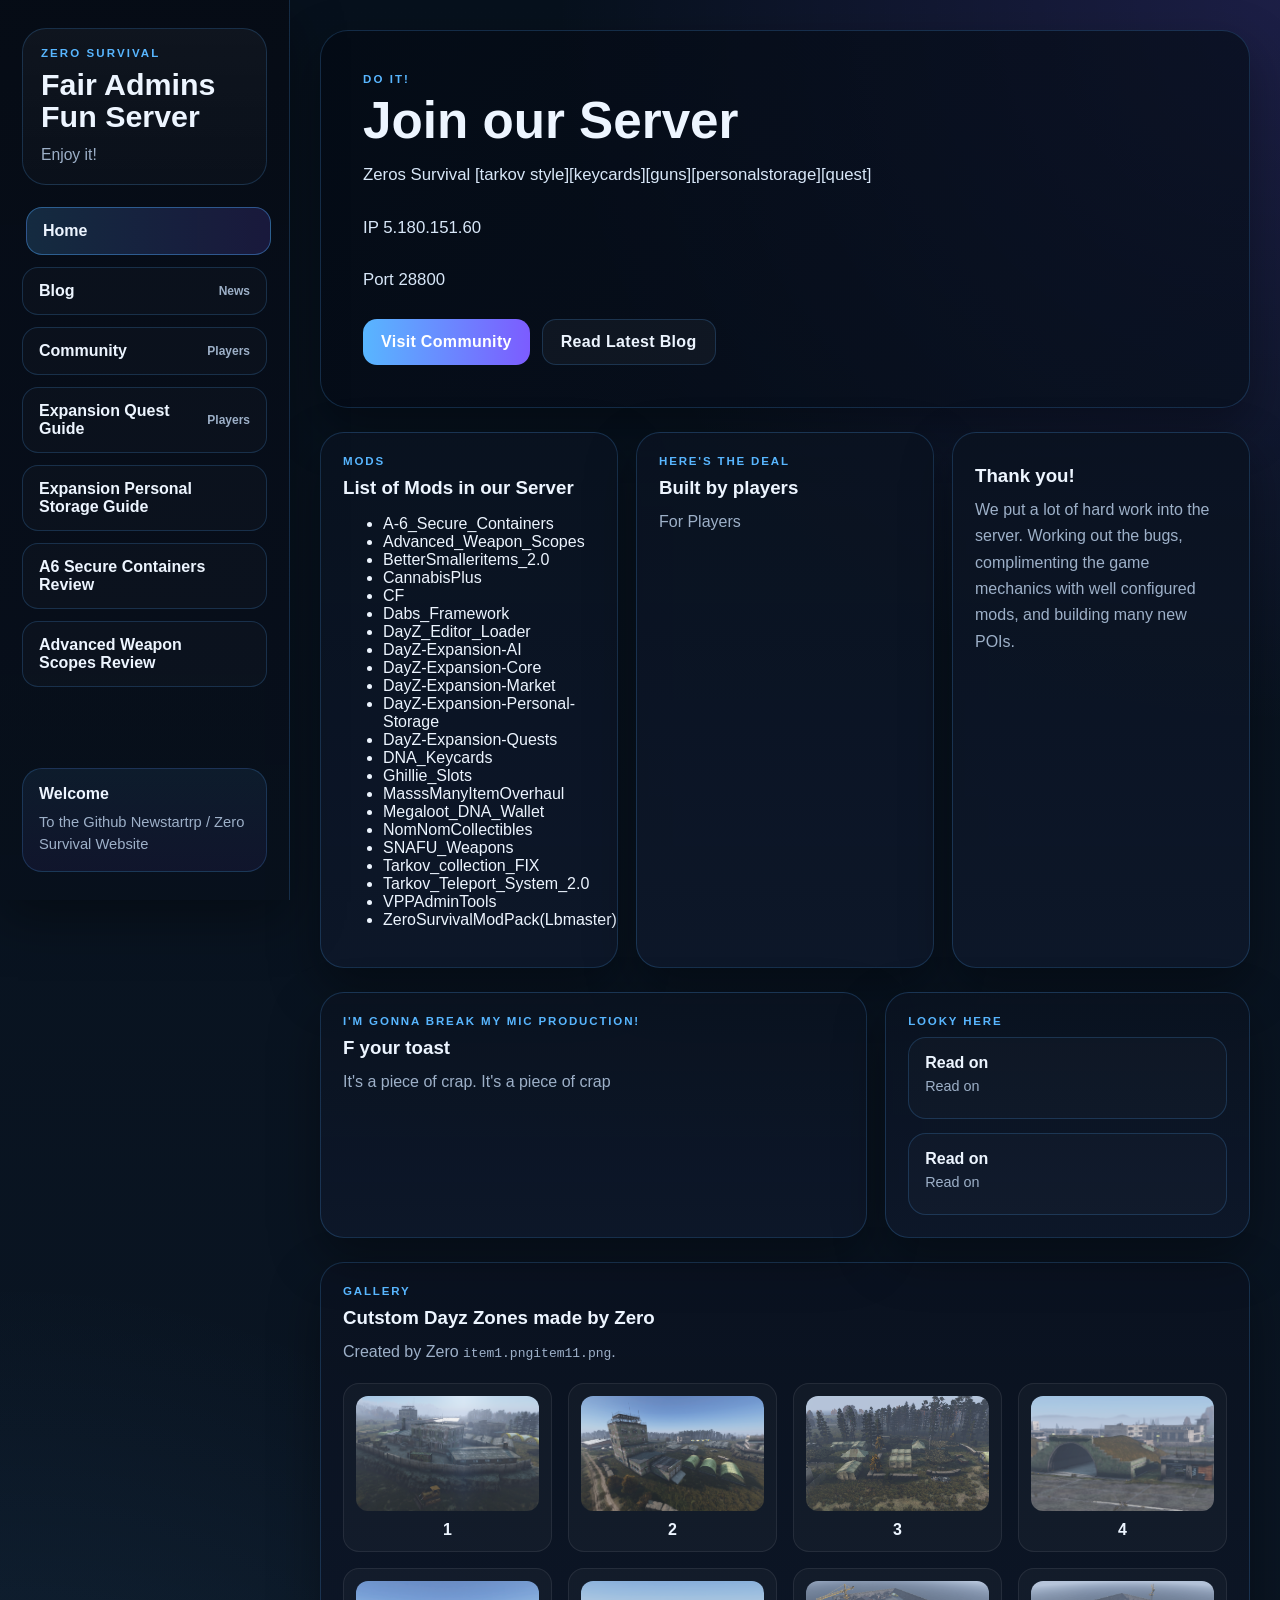
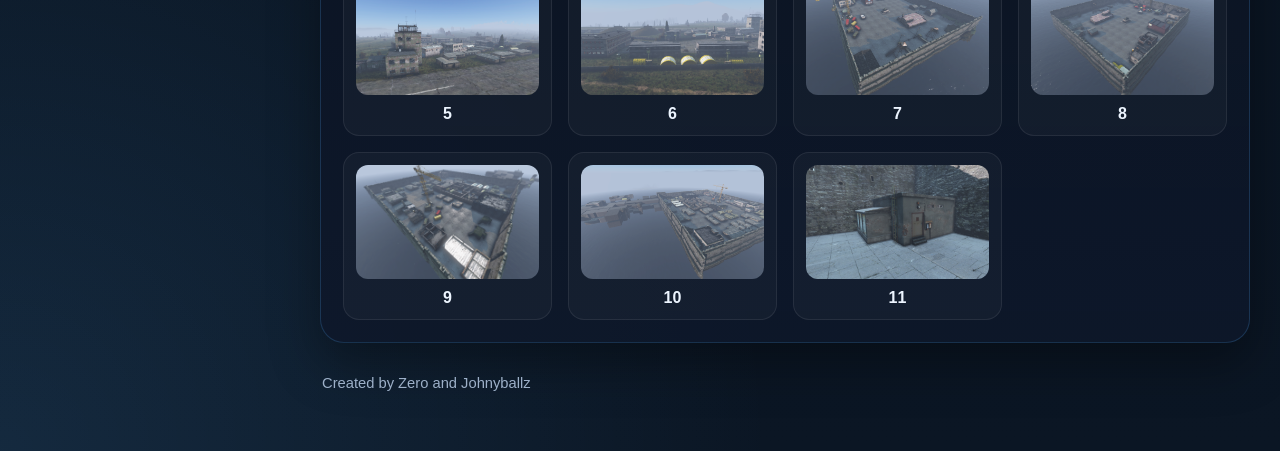
<file: index.html>
<!DOCTYPE html>
<html lang="en">
<head>
  <meta charset="UTF-8" />
  <meta name="viewport" content="width=device-width, initial-scale=1.0" />
  <title>Zeros Survival [tarkov style][keycards][guns][personalstorage][quest] | Index</title>
  <link rel="stylesheet" href="style.css" />

  <style>
    .image-grid{
      display:grid;
      grid-template-columns:repeat(auto-fit,minmax(180px,1fr));
      gap:16px;
      margin-top:18px;
    }
    .image-item{
      display:flex;
      flex-direction:column;
      gap:10px;
      text-decoration:none;
      color:inherit;
      background:rgba(255,255,255,.03);
      border:1px solid rgba(255,255,255,.08);
      border-radius:16px;
      padding:12px;
      transition:.25s ease;
    }
    .image-item:hover{
      transform:translateY(-4px);
      border-color:rgba(0,210,255,.45);
    }
    .image-item img{
      width:100%;
      aspect-ratio:16/10;
      object-fit:cover;
      border-radius:12px;
      display:block;
      background:#111827;
    }
    .image-item span{
      font-weight:700;
      text-align:center;
    }
  </style>

</head>
<body>
  <div class="layout">
    <aside class="sidebar">
      <div class="brand">
        <div class="kicker">Zero Survival</div>
        <h1>Fair Admins<br>Fun Server</h1>
        <p>Enjoy it!</p>
      </div>

  
    
     <nav class="nav">
        <a href="index.html" class="active"><span>Home</span><small></small></a>
        <a href="blog.html"><span>Blog</span><small>News</small></a>
        <a href="community.html"><span>Community</span><small>Players</small></a>
        <a href="expansion_quest_guide.html"><span>Expansion Quest Guide</span><small>Players</small></a>
        <a href="personal_storage_guide.html"><span>Expansion Personal Storage Guide</span><small></small></a>
		<a href="a6_secure_containers_short_review.html"><span>A6 Secure Containers Review</span><small></small></a>
		<a href="advanced_weapon_scopes_short_review.html"><span>Advanced Weapon Scopes Review</span><small></small></a>
      </nav>



      <div class="sidebar-card">
        <h3>Welcome</h3>
        <p>To the Github Newstartrp / Zero Survival Website</p>
      </div>
    </aside>

    <main class="main">
      <section class="hero">
        <div class="hero-inner">
          <div class="kicker">DO IT!</div>
          <h2>Join our Server</h2>
          <p>Zeros Survival [tarkov style][keycards][guns][personalstorage][quest]</p>
		  <p>IP 5.180.151.60</p>
		  <p>Port 28800</p>
          <div class="cta-row">
            <a class="btn primary" href="community.html">Visit Community</a>
            <a class="btn secondary" href="blog.html">Read Latest Blog</a>
          </div>
        </div>
      </section>
	  


      <section class="section grid">
        <article class="card">
          <div class="eyebrow">Mods</div>
          <h3>List of Mods in our Server</h3>
		                        <ul class="mods-list">
                                <li>A-6_Secure_Containers</li>
                                <li>Advanced_Weapon_Scopes</li>
                                <li>BetterSmalleritems_2.0</li>
                                <li>CannabisPlus</li>
                                <li>CF</li>
                                <li>Dabs_Framework</li>
                                <li>DayZ_Editor_Loader</li>
                                <li>DayZ-Expansion-AI</li>
                                <li>DayZ-Expansion-Core</li>
                                <li>DayZ-Expansion-Market</li>
                                <li>DayZ-Expansion-Personal-Storage</li>
                                <li>DayZ-Expansion-Quests</li>
                                <li>DNA_Keycards</li>
                                <li>Ghillie_Slots</li>
                                <li>MasssManyItemOverhaul</li>
                                <li>Megaloot_DNA_Wallet</li>
                                <li>NomNomCollectibles</li>
                                <li>SNAFU_Weapons</li>
                                <li>Tarkov_collection_FIX</li>
                                <li>Tarkov_Teleport_System_2.0</li>
                                <li>VPPAdminTools</li>
                                <li>ZeroSurvivalModPack(Lbmaster)</li>
                            </ul>
        </article>
        <article class="card">
          <div class="eyebrow">Here's the deal</div>
          <h3>Built by players</h3>
          <p>For Players</p>
        </article>
        <article class="card">
          <div class="eyebrow"></div>
          <h3>Thank you!</h3>
          <p>We put a lot of hard work into the server. Working out the bugs, complimenting the game mechanics with well configured mods, and building many new POIs.</p>
        </article>
      </section>

      <section class="section split">
        <div class="card">
          <div class="eyebrow">I'm gonna break my mic production!</div>
          <h3>F your toast</h3>
          <p>It's a piece of crap. It's a piece of crap</p>
        </div>
        <div class="card">
          <div class="eyebrow">Looky here</div>
          <div class="list">
            <div class="list-item">
              <strong><a href="blog.html">Read on</a></strong>
              <div class="meta">Read on</div>
            </div>
            <div class="list-item">
              <strong><a href="community.html">Read on</a></strong>
              <div class="meta">Read on</div>
            </div>
          </div>
        </div>
      </section>


      <section class="section">
        <div class="card">
          <div class="eyebrow">Gallery</div>
          <h3>Cutstom Dayz Zones made by Zero</h3>
          <p>Created by Zero<strong></strong>
            <code>item1.png</code><code>item11.png</code>.
          </p>
          <div class="image-grid">
            <a class="image-item" href="img/Screenshot 2026-03-22 142402.png" target="_blank"><img src="img/Screenshot 2026-03-22 142402.png" alt="Item 1"><span>1</span></a>
            <a class="image-item" href="img/Screenshot 2026-03-22 142425.png" target="_blank"><img src="img/Screenshot 2026-03-22 142425.png" alt="Item 2"><span>2</span></a>
            <a class="image-item" href="img/Screenshot 2026-03-22 142443.png" target="_blank"><img src="img/Screenshot 2026-03-22 142443.png" alt="Item 3"><span>3</span></a>
            <a class="image-item" href="img/Screenshot 2026-03-22 142520.png" target="_blank"><img src="img/Screenshot 2026-03-22 142520.png" alt="Item 4"><span>4</span></a>
            <a class="image-item" href="img/Screenshot 2026-03-22 142541.png" target="_blank"><img src="img/Screenshot 2026-03-22 142541.png" alt="Item 5"><span>5</span></a>
            <a class="image-item" href="img/Screenshot 2026-03-22 142604.png" target="_blank"><img src="img/Screenshot 2026-03-22 142604.png" alt="Item 6"><span>6</span></a>
            <a class="image-item" href="img/Screenshot 2026-03-22 142838.png" target="_blank"><img src="img/Screenshot 2026-03-22 142838.png" alt="Item 7"><span>7</span></a>
            <a class="image-item" href="img/Screenshot 2026-03-22 142849.png" target="_blank"><img src="img/Screenshot 2026-03-22 142849.png" alt="Item 8"><span>8</span></a>
            <a class="image-item" href="img/Screenshot 2026-03-22 142922.png" target="_blank"><img src="img/Screenshot 2026-03-22 142922.png" alt="Item 9"><span>9</span></a>
            <a class="image-item" href="img/Screenshot 2026-03-22 142936.png" target="_blank"><img src="img/Screenshot 2026-03-22 142936.png" alt="Item 10"><span>10</span></a>
            <a class="image-item" href="img/Screenshot 2026-03-22 142946.png" target="_blank"><img src="img/Screenshot 2026-03-22 142946.png" alt="Item 11"><span>11</span></a>
          </div>
        </div>
      </section>

      <div class="footer">Created by Zero and Johnyballz</div>
    </main>
  </div>
</body>
</html>
</file>
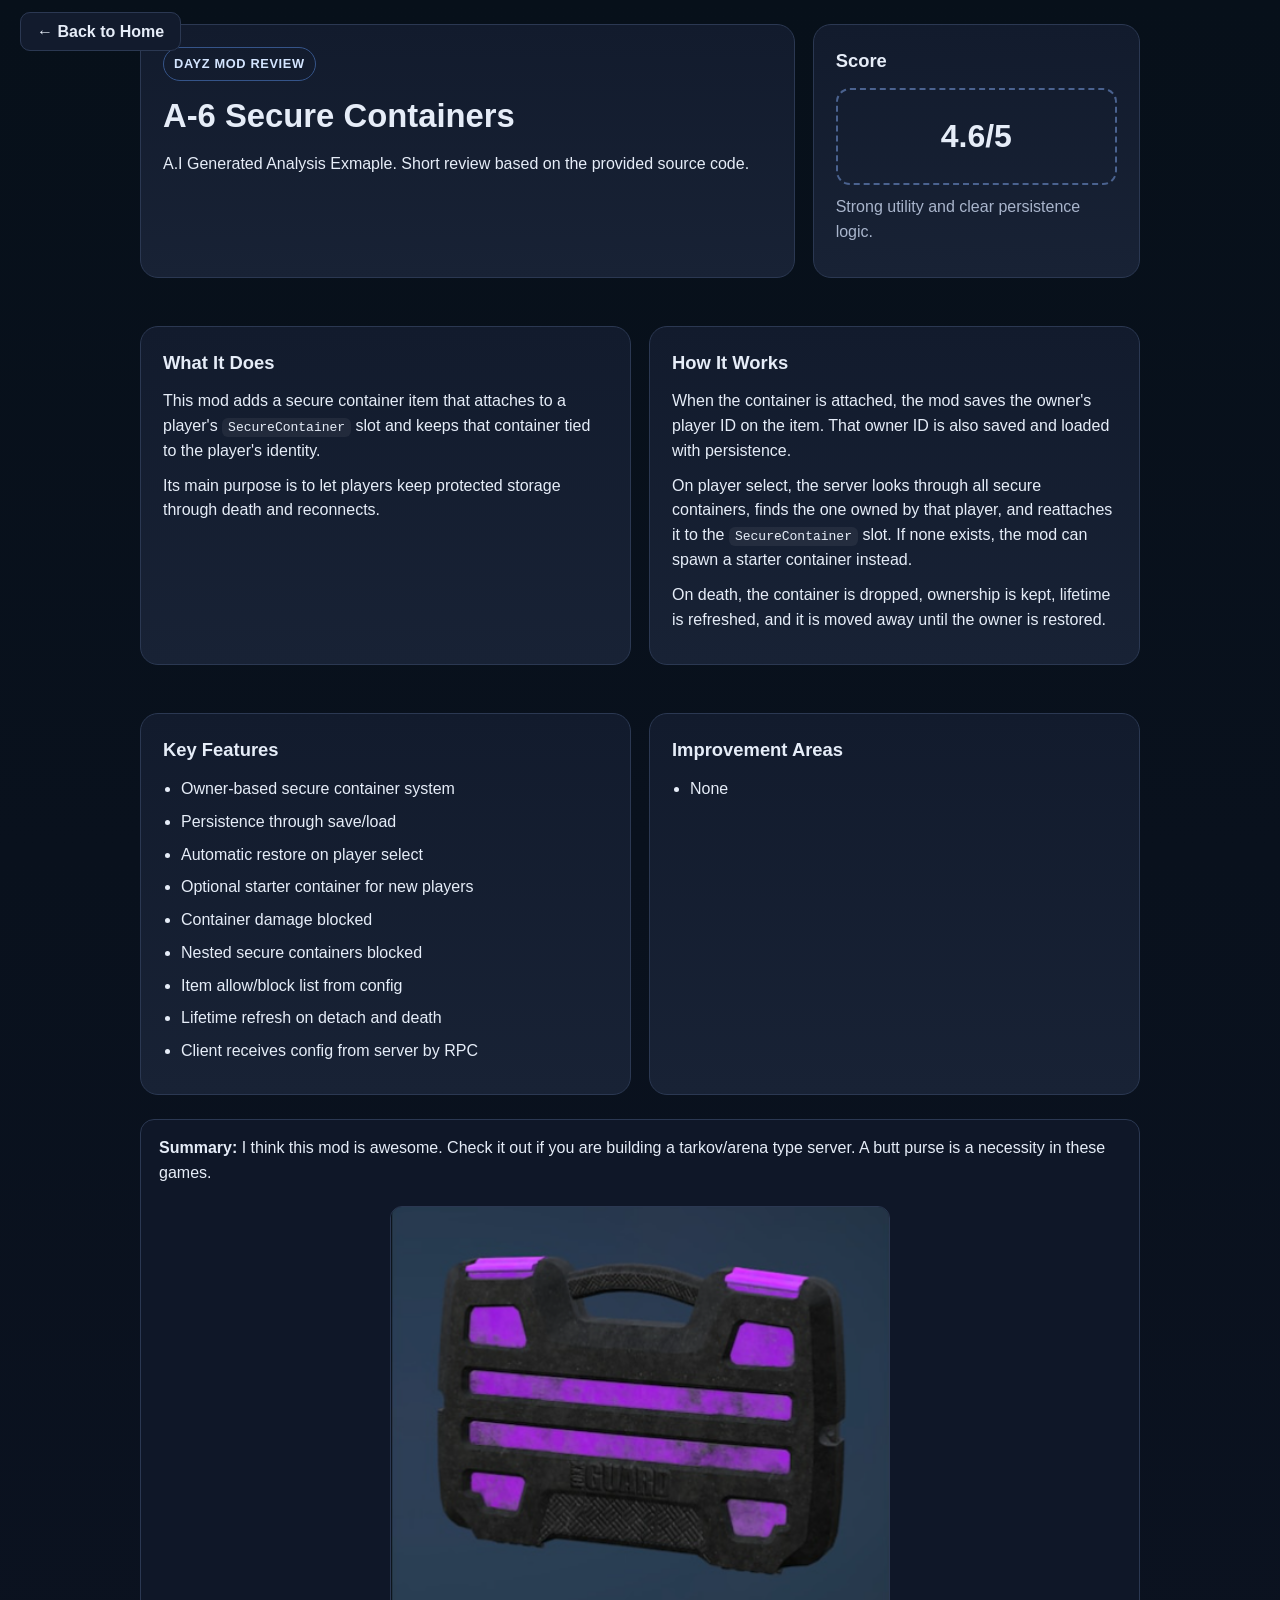
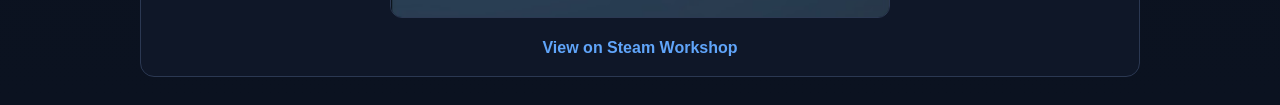
<file: a6_secure_containers_short_review.html>
<!DOCTYPE html>
<html lang="en">
<head>
  <meta charset="UTF-8" />
  <meta name="viewport" content="width=device-width, initial-scale=1.0" />
  <title>A-6 Secure Containers Review</title>
  <style>
    :root{
      --bg:#0b1220;
      --panel:#121b2d;
      --panel2:#182235;
      --text:#e6edf8;
      --muted:#a9b5cc;
      --border:#2b3852;
      --max:1000px;
    }
    *{box-sizing:border-box}
    body{
      margin:0;
      font-family:Arial,Helvetica,sans-serif;
      background:linear-gradient(180deg,#07101a 0%,#0b1220 100%);
      color:var(--text);
      line-height:1.55;
    }
    .wrap{width:min(calc(100% - 32px),var(--max));margin:0 auto}
    .hero,.section{padding:24px 0}
    .hero-card,.card{
      background:linear-gradient(180deg,var(--panel),var(--panel2));
      border:1px solid var(--border);
      border-radius:18px;
      padding:22px;
    }
    .hero-grid,.grid{display:grid;grid-template-columns:2fr 1fr;gap:18px}
    .grid{grid-template-columns:1fr 1fr}
    h1{margin:0 0 10px;font-size:2.05rem}
    h2{margin:0 0 12px;font-size:1.15rem}
    p{margin:0 0 10px}
    ul{margin:0;padding-left:18px}
    li{margin:0 0 8px}
    code{background:rgba(255,255,255,.06);padding:2px 6px;border-radius:6px}
    .eyebrow{
      display:inline-block;
      margin-bottom:10px;
      padding:6px 10px;
      border:1px solid #355489;
      border-radius:999px;
      color:#d4e5ff;
      font-size:.8rem;
      font-weight:700;
      letter-spacing:.05em;
      text-transform:uppercase;
    }
    .muted{color:var(--muted)}
    .score{
      border:2px dashed #4a628f;
      border-radius:14px;
      padding:22px 12px;
      text-align:center;
      font-size:2rem;
      font-weight:700;
      margin-top:12px;
    }
    .footer{padding:0 0 28px}
    .footer-card{
      background:#0f1728;
      border:1px solid var(--border);
      border-radius:14px;
      padding:16px 18px;
    }
    @media (max-width:860px){
      .hero-grid,.grid{grid-template-columns:1fr}
    }
  </style>
</head>
<body>
  <div style="position:fixed; top:20px; left:20px; z-index:999;">
  <a href="index.html" 
     style="
        background:#121b2d;
        color:#e6edf8;
        padding:10px 16px;
        border-radius:10px;
        border:1px solid #2b3852;
        text-decoration:none;
        font-weight:600;
     ">
     ← Back to Home
  </a>
</div>
  <header class="hero">
    <div class="wrap">
      <div class="hero-grid">
        <section class="hero-card">
          <div class="eyebrow">DayZ Mod Review</div>
          <h1>A-6 Secure Containers</h1>
          <p>A.I Generated Analysis Exmaple. Short review based on the provided source code.</p>
        </section>
        <aside class="hero-card">
          <h2>Score</h2>
          <div class="score">4.6/5</div>
          <p class="muted" style="margin-top:10px">Strong utility and clear persistence logic.</p>
        </aside>
      </div>
    </div>
  </header>

  <main class="wrap">
    <section class="section">
      <div class="grid">
        <article class="card">
          <h2>What It Does</h2>
          <p>This mod adds a secure container item that attaches to a player's <code>SecureContainer</code> slot and keeps that container tied to the player's identity.</p>
          <p>Its main purpose is to let players keep protected storage through death and reconnects.</p>
        </article>

        <article class="card">
          <h2>How It Works</h2>
          <p>When the container is attached, the mod saves the owner's player ID on the item. That owner ID is also saved and loaded with persistence.</p>
          <p>On player select, the server looks through all secure containers, finds the one owned by that player, and reattaches it to the <code>SecureContainer</code> slot. If none exists, the mod can spawn a starter container instead.</p>
          <p>On death, the container is dropped, ownership is kept, lifetime is refreshed, and it is moved away until the owner is restored.</p>
        </article>
      </div>
    </section>

    <section class="section">
      <div class="grid">
        <article class="card">
          <h2>Key Features</h2>
          <ul>
            <li>Owner-based secure container system</li>
            <li>Persistence through save/load</li>
            <li>Automatic restore on player select</li>
            <li>Optional starter container for new players</li>
            <li>Container damage blocked</li>
            <li>Nested secure containers blocked</li>
            <li>Item allow/block list from config</li>
            <li>Lifetime refresh on detach and death</li>
            <li>Client receives config from server by RPC</li>
          </ul>
        </article>

        <article class="card">
          <h2>Improvement Areas</h2>
          <ul>
            <li>None</li>
            
          </ul>
        </article>
      </div>
    </section>

    <section class="footer">
  <div class="footer-card">

    <strong>Summary:</strong>
     I think this mod is awesome. Check it out if you are building a tarkov/arena type server. A butt purse is a necessity in these games.

    <!-- Steam Link + Image -->
    <div style="margin-top:20px; text-align:center;">

      <a href="https://steamcommunity.com/sharedfiles/filedetails/?id=3123910249&searchtext=secure" target="_blank" style="text-decoration:none;">

        <img src="img/a6securecontainers.png" 
             alt="Secure Containers Mod"
             style="width:100%; max-width:500px; border-radius:12px; border:1px solid #2b3852; margin-bottom:10px;">

        <div style="font-weight:700; color:#60a5fa;">
          View on Steam Workshop
        </div>

      </a>

    </div>

  </div>
</section>
  </main>
</body>
</html>
</file>
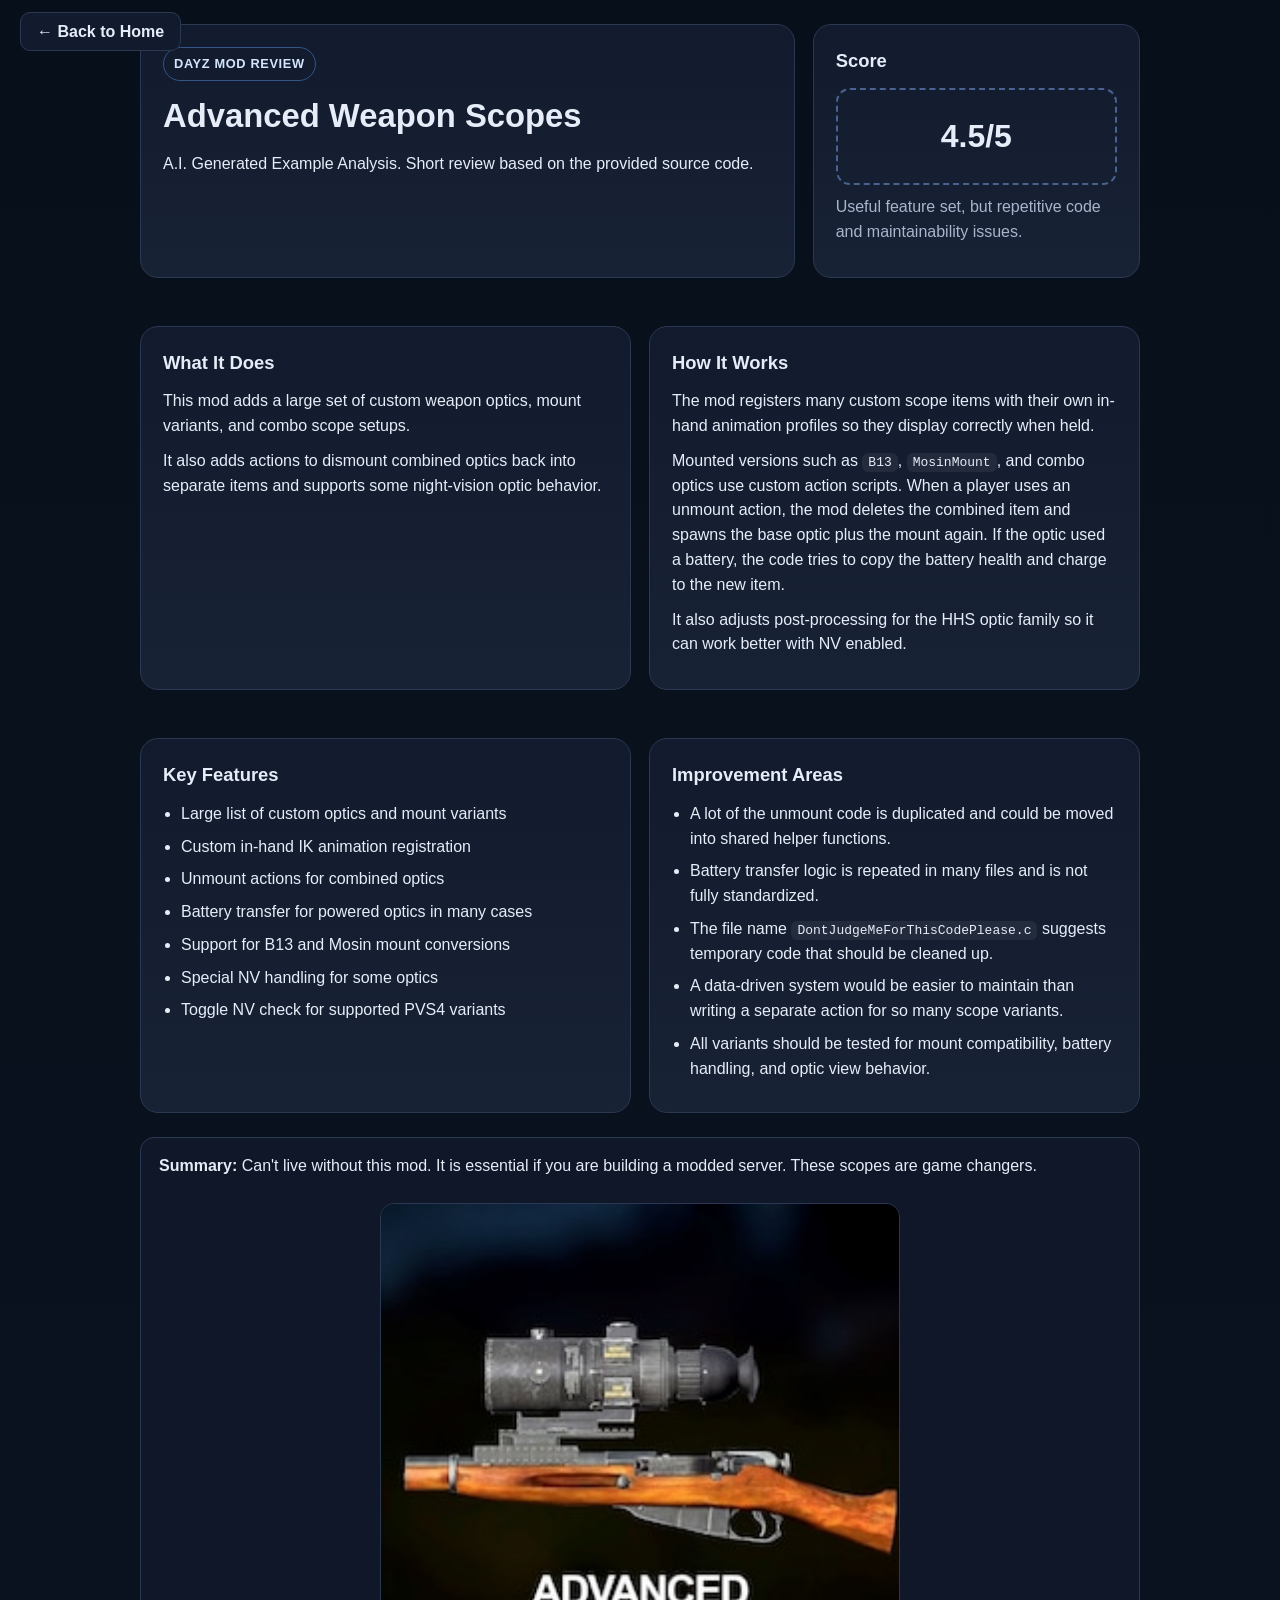
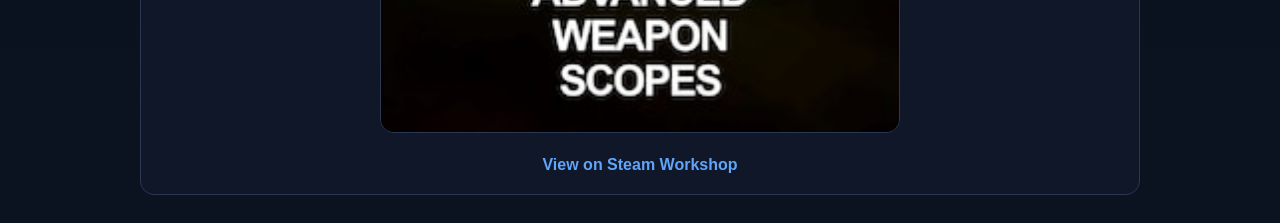
<file: advanced_weapon_scopes_short_review.html>
<!DOCTYPE html>
<html lang="en">
<head>
  <meta charset="UTF-8" />
  <meta name="viewport" content="width=device-width, initial-scale=1.0" />
  <title>Advanced Weapon Scopes Review</title>
  <style>
    :root{
      --bg:#0b1220;
      --panel:#121b2d;
      --panel2:#182235;
      --text:#e6edf8;
      --muted:#a9b5cc;
      --border:#2b3852;
      --max:1000px;
    }
    *{box-sizing:border-box}
    body{
      margin:0;
      font-family:Arial,Helvetica,sans-serif;
      background:linear-gradient(180deg,#07101a 0%,#0b1220 100%);
      color:var(--text);
      line-height:1.55;
    }
    .wrap{width:min(calc(100% - 32px),var(--max));margin:0 auto}
    .hero,.section{padding:24px 0}
    .hero-card,.card{
      background:linear-gradient(180deg,var(--panel),var(--panel2));
      border:1px solid var(--border);
      border-radius:18px;
      padding:22px;
    }
    .hero-grid,.grid{display:grid;grid-template-columns:2fr 1fr;gap:18px}
    .grid{grid-template-columns:1fr 1fr}
    h1{margin:0 0 10px;font-size:2.05rem}
    h2{margin:0 0 12px;font-size:1.15rem}
    p{margin:0 0 10px}
    ul{margin:0;padding-left:18px}
    li{margin:0 0 8px}
    code{background:rgba(255,255,255,.06);padding:2px 6px;border-radius:6px}
    .eyebrow{
      display:inline-block;
      margin-bottom:10px;
      padding:6px 10px;
      border:1px solid #355489;
      border-radius:999px;
      color:#d4e5ff;
      font-size:.8rem;
      font-weight:700;
      letter-spacing:.05em;
      text-transform:uppercase;
    }
    .muted{color:var(--muted)}
    .score{
      border:2px dashed #4a628f;
      border-radius:14px;
      padding:22px 12px;
      text-align:center;
      font-size:2rem;
      font-weight:700;
      margin-top:12px;
    }
    .footer{padding:0 0 28px}
    .footer-card{
      background:#0f1728;
      border:1px solid var(--border);
      border-radius:14px;
      padding:16px 18px;
    }
    @media (max-width:860px){
      .hero-grid,.grid{grid-template-columns:1fr}
    }
  </style>
</head>
<body>
<div style="position:fixed; top:20px; left:20px; z-index:999;">
  <a href="index.html" 
     style="
        background:#121b2d;
        color:#e6edf8;
        padding:10px 16px;
        border-radius:10px;
        border:1px solid #2b3852;
        text-decoration:none;
        font-weight:600;
     ">
     ← Back to Home
  </a>
</div>
  <header class="hero">
    <div class="wrap">
      <div class="hero-grid">
        <section class="hero-card">
          <div class="eyebrow">DayZ Mod Review</div>
          <h1>Advanced Weapon Scopes</h1>
          <p>A.I. Generated Example Analysis. Short review based on the provided source code.</p>
        </section>
        <aside class="hero-card">
          <h2>Score</h2>
          <div class="score">4.5/5</div>
          <p class="muted" style="margin-top:10px">Useful feature set, but repetitive code and maintainability issues.</p>
        </aside>
      </div>
    </div>
  </header>

  <main class="wrap">
    <section class="section">
      <div class="grid">
        <article class="card">
          <h2>What It Does</h2>
          <p>This mod adds a large set of custom weapon optics, mount variants, and combo scope setups.</p>
          <p>It also adds actions to dismount combined optics back into separate items and supports some night-vision optic behavior.</p>
        </article>

        <article class="card">
          <h2>How It Works</h2>
          <p>The mod registers many custom scope items with their own in-hand animation profiles so they display correctly when held.</p>
          <p>Mounted versions such as <code>B13</code>, <code>MosinMount</code>, and combo optics use custom action scripts. When a player uses an unmount action, the mod deletes the combined item and spawns the base optic plus the mount again. If the optic used a battery, the code tries to copy the battery health and charge to the new item.</p>
          <p>It also adjusts post-processing for the HHS optic family so it can work better with NV enabled.</p>
        </article>
      </div>
    </section>

    <section class="section">
      <div class="grid">
        <article class="card">
          <h2>Key Features</h2>
          <ul>
            <li>Large list of custom optics and mount variants</li>
            <li>Custom in-hand IK animation registration</li>
            <li>Unmount actions for combined optics</li>
            <li>Battery transfer for powered optics in many cases</li>
            <li>Support for B13 and Mosin mount conversions</li>
            <li>Special NV handling for some optics</li>
            <li>Toggle NV check for supported PVS4 variants</li>
          </ul>
        </article>

        <article class="card">
          <h2>Improvement Areas</h2>
          <ul>
            <li>A lot of the unmount code is duplicated and could be moved into shared helper functions.</li>
            <li>Battery transfer logic is repeated in many files and is not fully standardized.</li>
            <li>The file name <code>DontJudgeMeForThisCodePlease.c</code> suggests temporary code that should be cleaned up.</li>
            <li>A data-driven system would be easier to maintain than writing a separate action for so many scope variants.</li>
            <li>All variants should be tested for mount compatibility, battery handling, and optic view behavior.</li>
          </ul>
        </article>
      </div>
    </section>

   <section class="footer">
  <div class="footer-card">

    <strong>Summary:</strong>
    Can't live without this mod. It is essential if you are building a modded server. These scopes are game changers. 

    <!-- Steam + Image -->
    <div style="margin-top:25px; text-align:center;">

      <a href="https://steamcommunity.com/sharedfiles/filedetails/?id=2143128974&searchtext=advanced+scopes"
         target="_blank"
         style="text-decoration:none;">

        <img src="img/advancedweaponscopespicture.png"
             alt="Advanced Weapon Scopes"
             style="
                width:100%;
                max-width:520px;
                border-radius:14px;
                border:1px solid #2b3852;
                margin-bottom:12px;
             ">

        <div style="
            font-size:1rem;
            font-weight:700;
            color:#60a5fa;
        ">
          View on Steam Workshop
        </div>

      </a>

    </div>

  </div>
</section>
  </main>
</body>
</html>
</file>
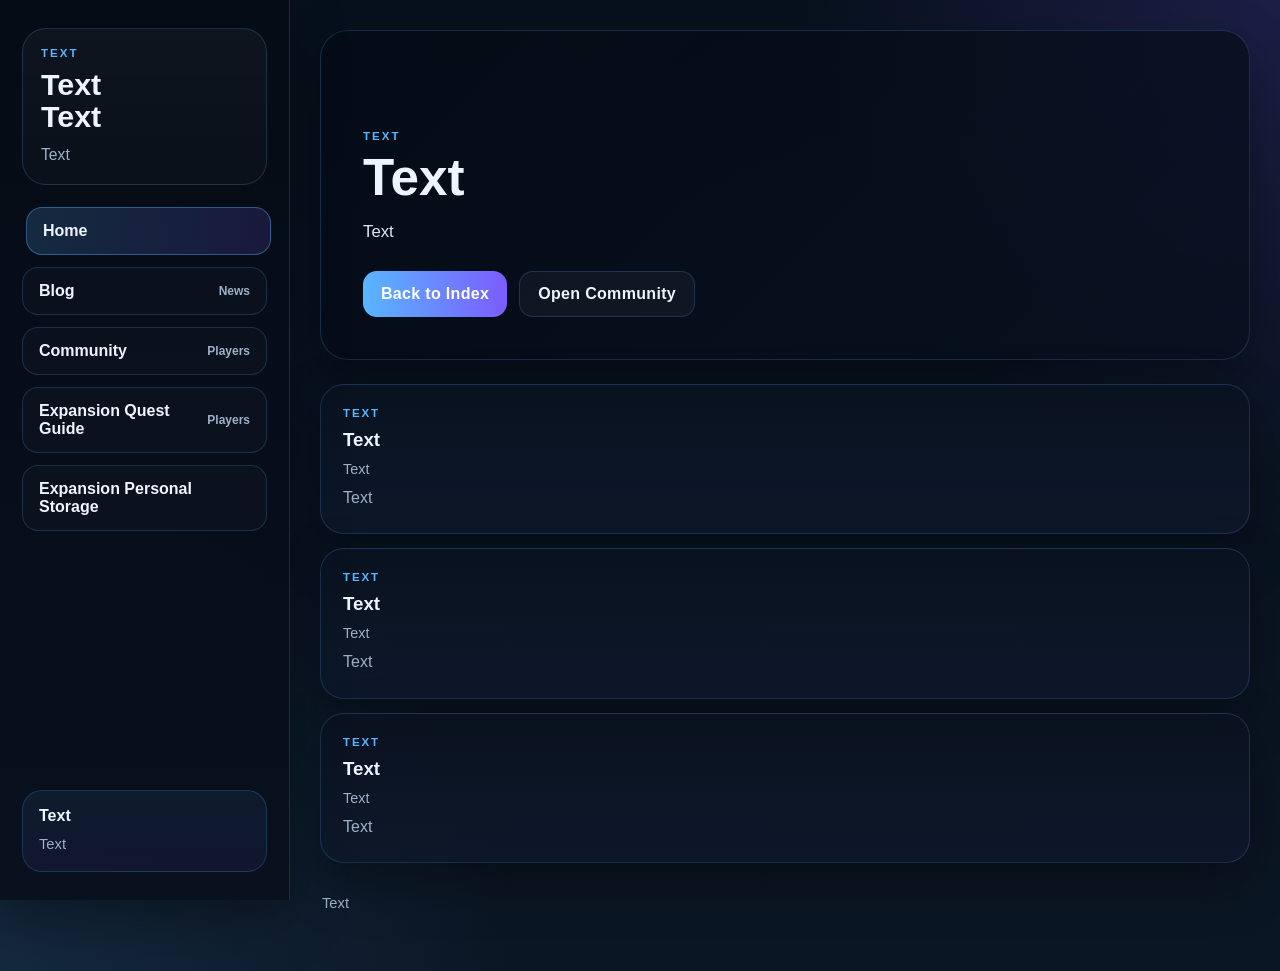
<file: blog.html>
<!DOCTYPE html>
<html lang="en">
<head>
  <meta charset="UTF-8" />
  <meta name="viewport" content="width=device-width, initial-scale=1.0" />
  <title>Text</title>
  <link rel="stylesheet" href="style.css" />
</head>
<body>
  <div class="layout">
    <aside class="sidebar">
      <div class="brand">
        <div class="kicker">Text</div>
        <h1>Text<br>Text</h1>
        <p>Text</p>
      </div>

        <nav class="nav">
        <a href="index.html" class="active"><span>Home</span><small></small></a>
        <a href="blog.html"><span>Blog</span><small>News</small></a>
        <a href="community.html"><span>Community</span><small>Players</small></a>
        <a href="expansion_quest_guide.html"><span>Expansion Quest Guide</span><small>Players</small></a>
        <a href="personal_storage_guide.html"><span>Expansion Personal Storage</span><small></small></a>
      </nav>



      <div class="sidebar-card">
        <h3>Text</h3>
        <p>Text</p>
      </div>
    </aside>

    <main class="main">
      <section class="hero blog-hero">
        <div class="hero-inner">
          <div class="kicker">Text</div>
          <h2>Text</h2>
          <p>Text</p>
          <div class="cta-row">
            <a class="btn primary" href="index.html">Back to Index</a>
            <a class="btn secondary" href="community.html">Open Community</a>
          </div>
        </div>
      </section>

      <section class="section">
        <div class="list">
          <article class="card">
            <div class="eyebrow">Text</div>
            <h3>Text</h3>
            <div class="meta">Text</div>
            <p>Text</p>
          </article>

          <article class="card">
            <div class="eyebrow">Text</div>
            <h3>Text</h3>
            <div class="meta">Text</div>
            <p>Text</p>
          </article>

          <article class="card">
            <div class="eyebrow">Text</div>
            <h3>Text</h3>
            <div class="meta">Text</div>
            <p>Text</p>
          </article>
        </div>
      </section>

      <div class="footer">Text</div>
    </main>
  </div>
</body>
</html>
</file>
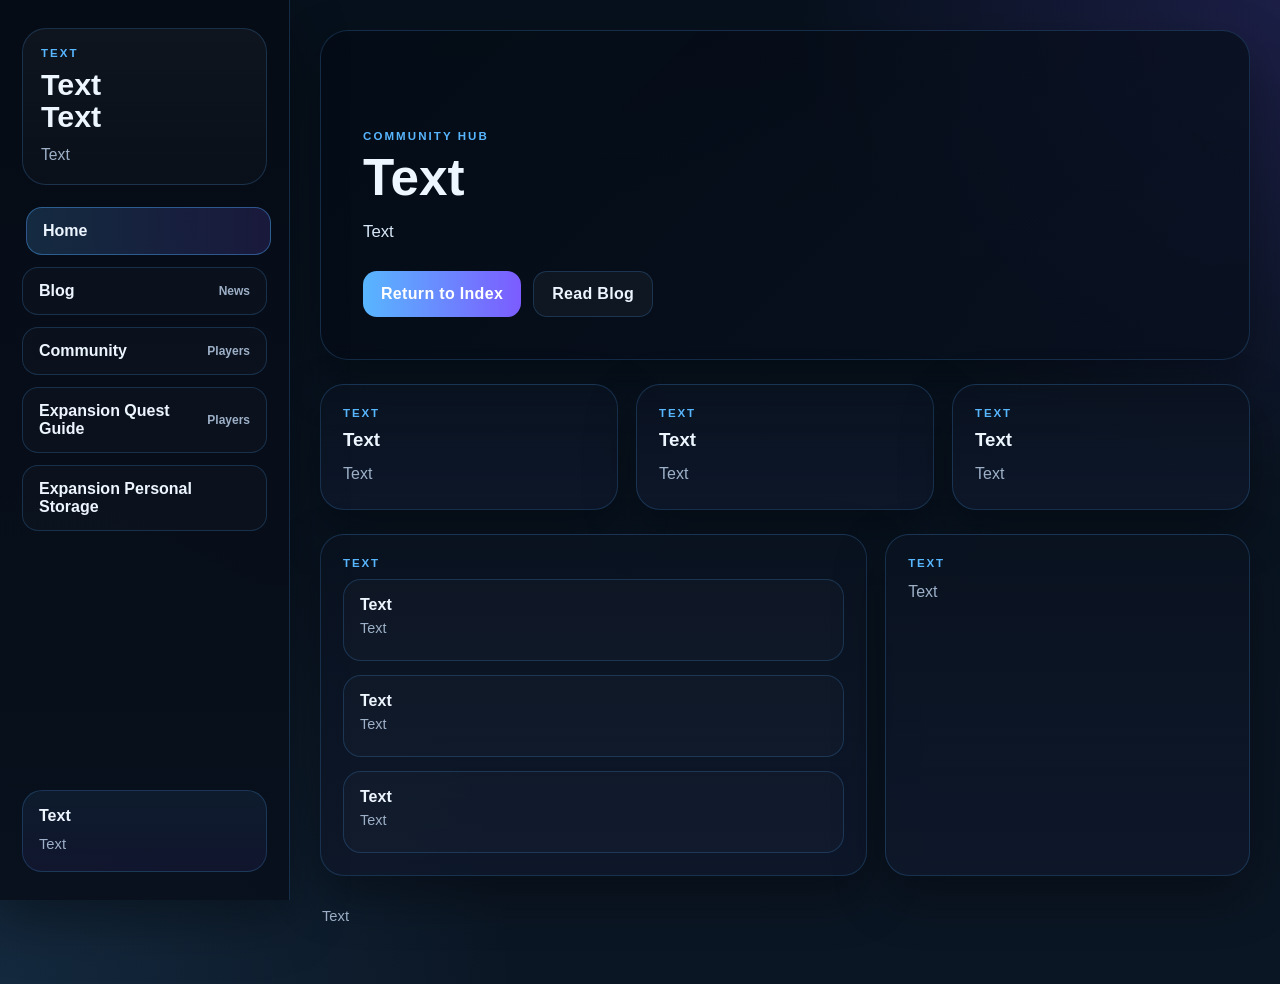
<file: community.html>
<!DOCTYPE html>
<html lang="en">
<head>
  <meta charset="UTF-8" />
  <meta name="viewport" content="width=device-width, initial-scale=1.0" />
  <title>Text</title>
  <link rel="stylesheet" href="style.css" />
</head>
<body>
  <div class="layout">
    <aside class="sidebar">
      <div class="brand">
        <div class="kicker">Text</div>
        <h1>Text<br>Text</h1>
        <p>Text</p>
      </div>

          <nav class="nav">
        <a href="index.html" class="active"><span>Home</span><small></small></a>
        <a href="blog.html"><span>Blog</span><small>News</small></a>
        <a href="community.html"><span>Community</span><small>Players</small></a>
        <a href="expansion_quest_guide.html"><span>Expansion Quest Guide</span><small>Players</small></a>
        <a href="personal_storage_guide.html"><span>Expansion Personal Storage</span><small></small></a>
      </nav>



      <div class="sidebar-card">
        <h3>Text</h3>
        <p>Text</p>
      </div>
    </aside>

    <main class="main">
      <section class="hero community-hero">
        <div class="hero-inner">
          <div class="kicker">Community Hub</div>
          <h2>Text</h2>
          <p>Text</p>
          <div class="cta-row">
            <a class="btn primary" href="index.html">Return to Index</a>
            <a class="btn secondary" href="blog.html">Read Blog</a>
          </div>
        </div>
      </section>

      <section class="section grid">
        <article class="card">
          <div class="eyebrow">Text</div>
          <h3>Text</h3>
          <p>Text</p>
        </article>
        <article class="card">
          <div class="eyebrow">Text</div>
          <h3>Text</h3>
          <p>Text</p>
        </article>
        <article class="card">
          <div class="eyebrow">Text</div>
          <h3>Text</h3>
          <p>Text</p>
        </article>
      </section>

      <section class="section split">
        <div class="card">
          <div class="eyebrow">Text</div>
          <div class="list">
            <div class="list-item">
              <strong>Text</strong>
              <div class="meta">Text</div>
            </div>
            <div class="list-item">
              <strong>Text</strong>
              <div class="meta">Text</div>
            </div>
            <div class="list-item">
              <strong>Text</strong>
              <div class="meta">Text</div>
            </div>
          </div>
        </div>
        <div class="card">
          <div class="eyebrow">Text</div>
          <p>Text</p>
        </div>
      </section>

      <div class="footer">Text</div>
    </main>
  </div>
</body>
</html>
</file>
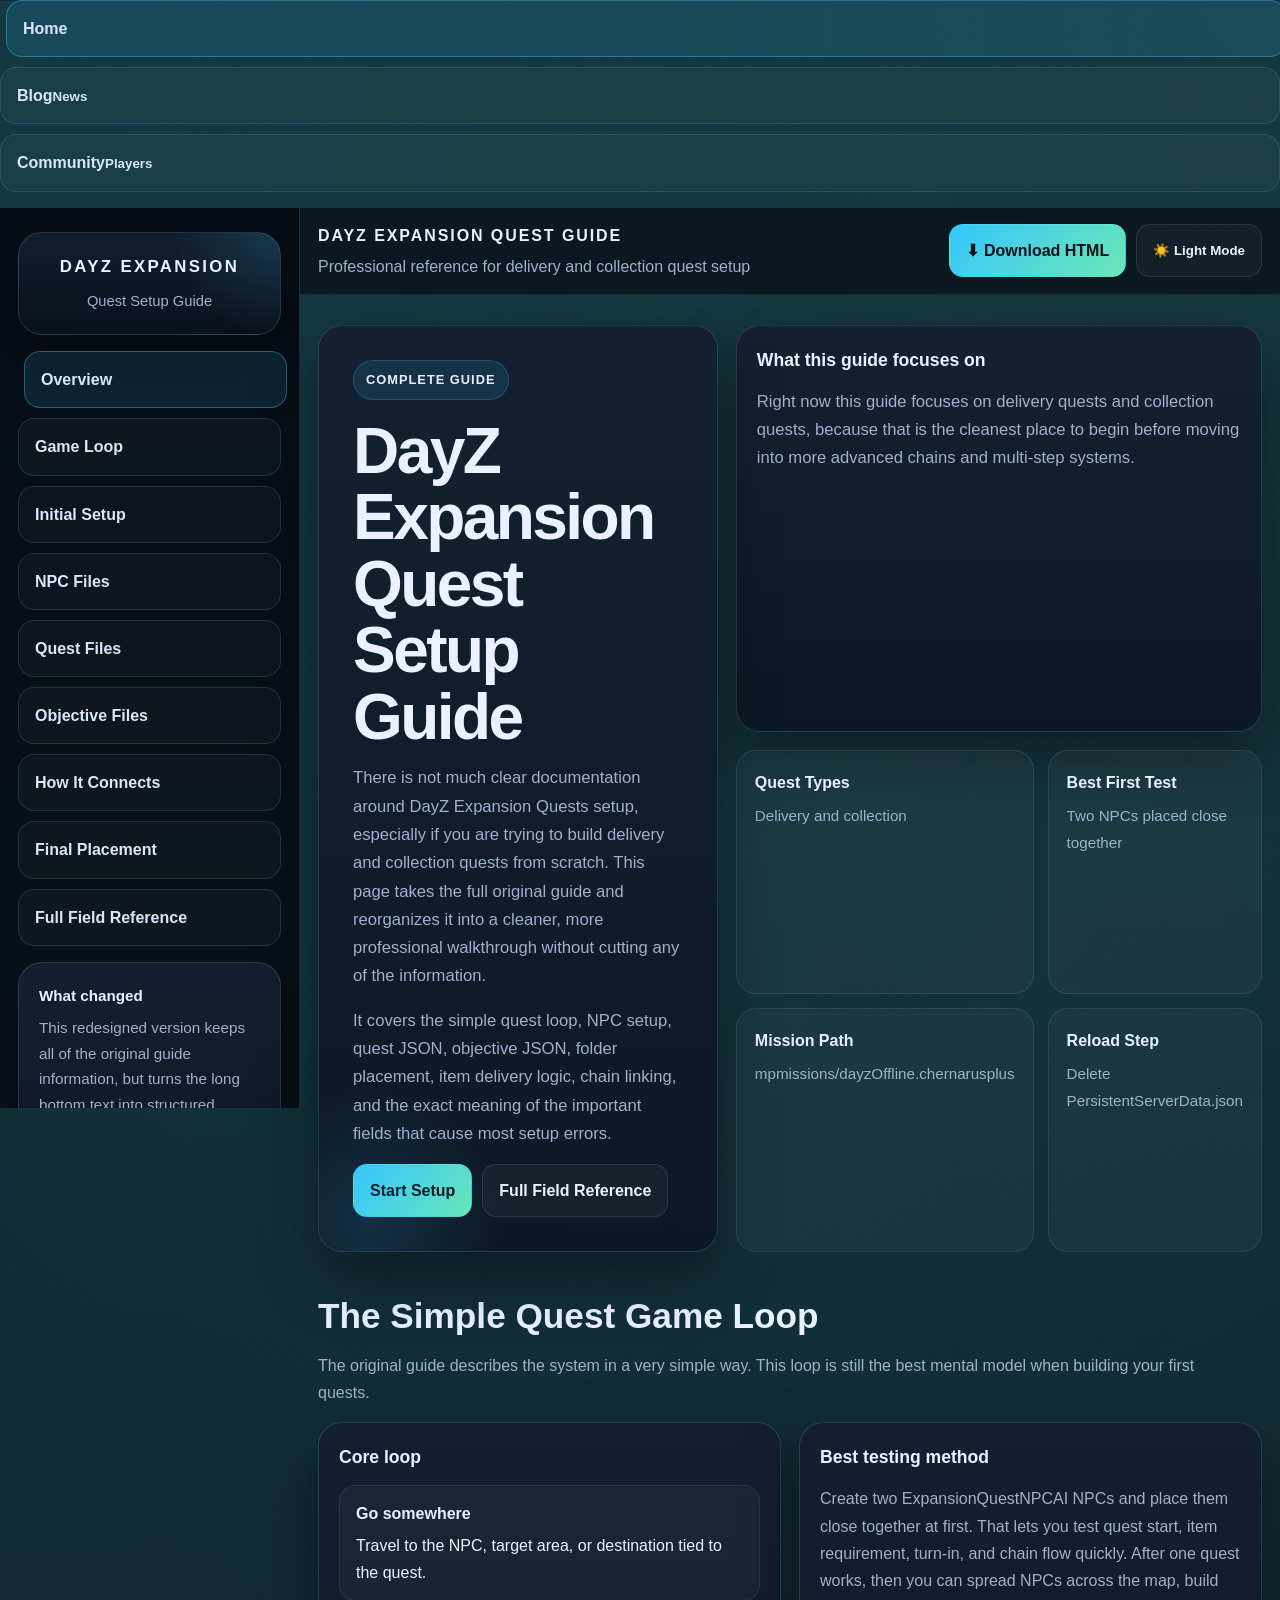
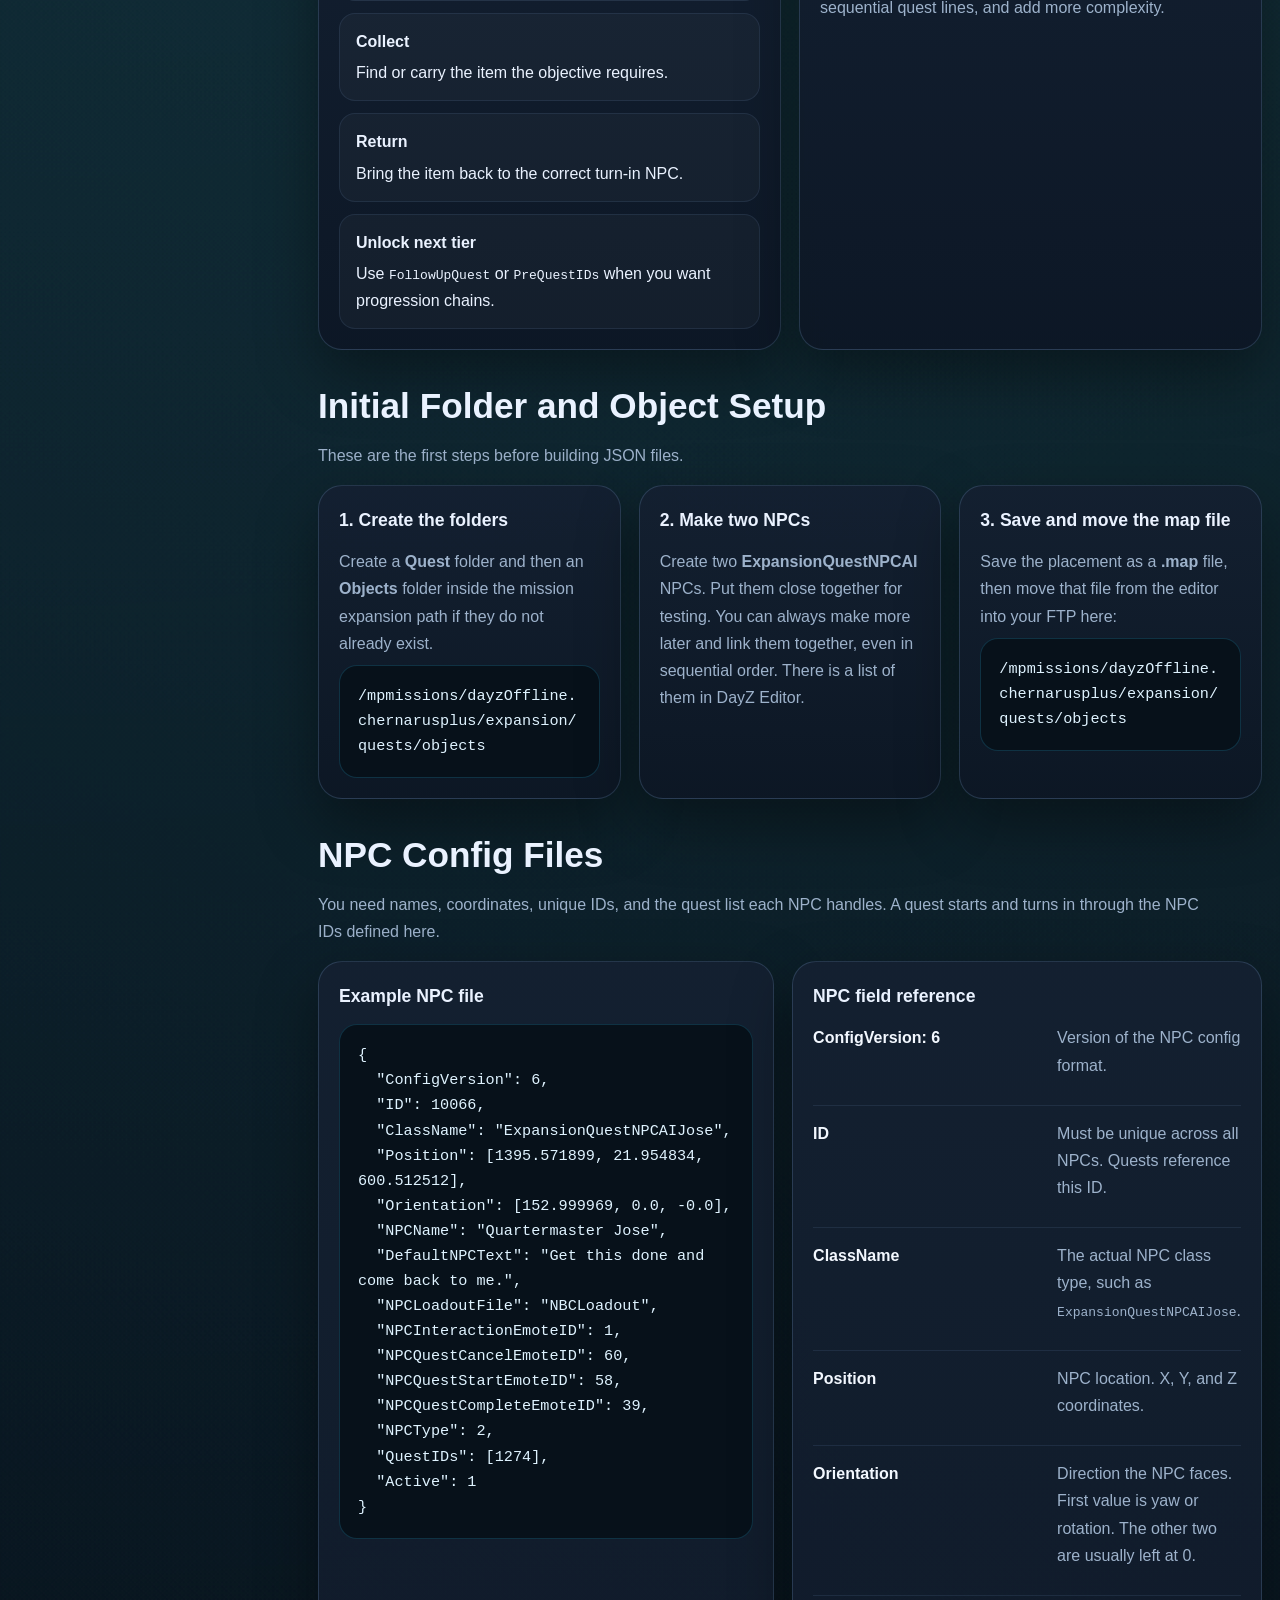
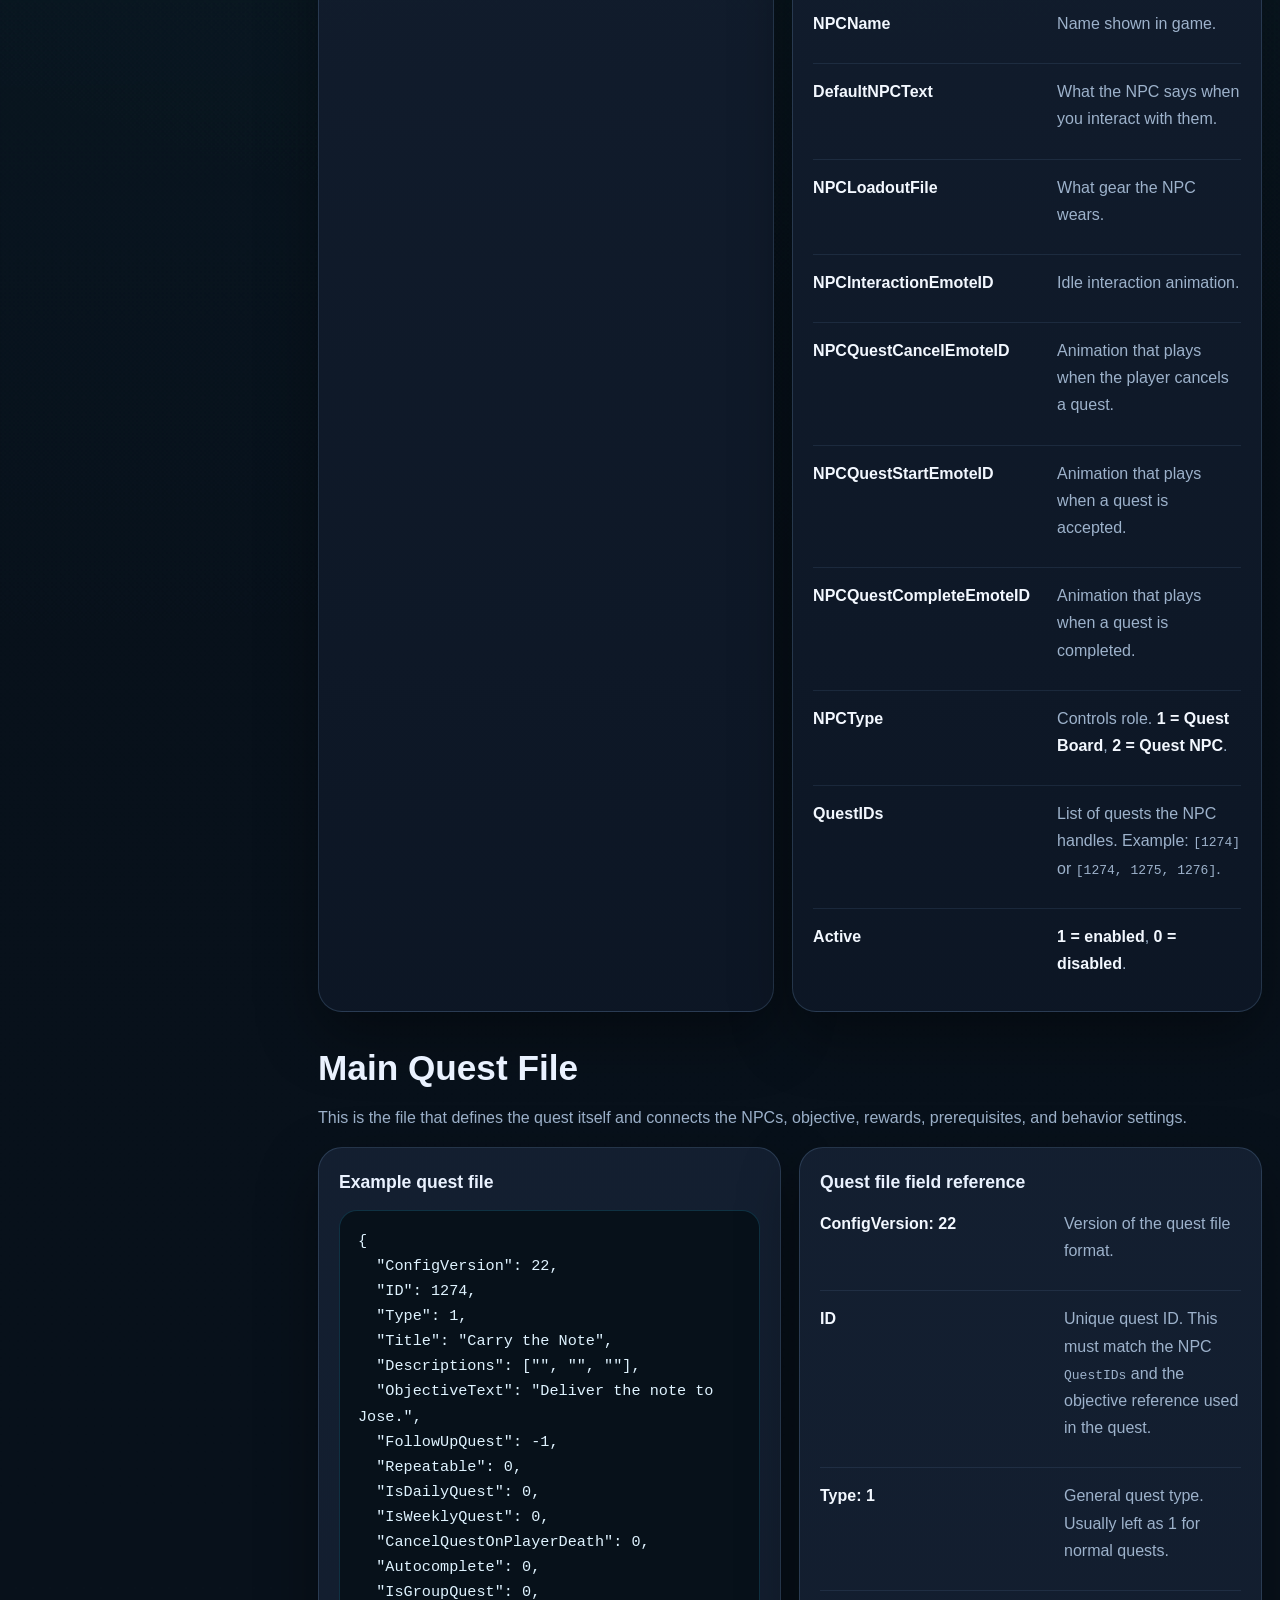
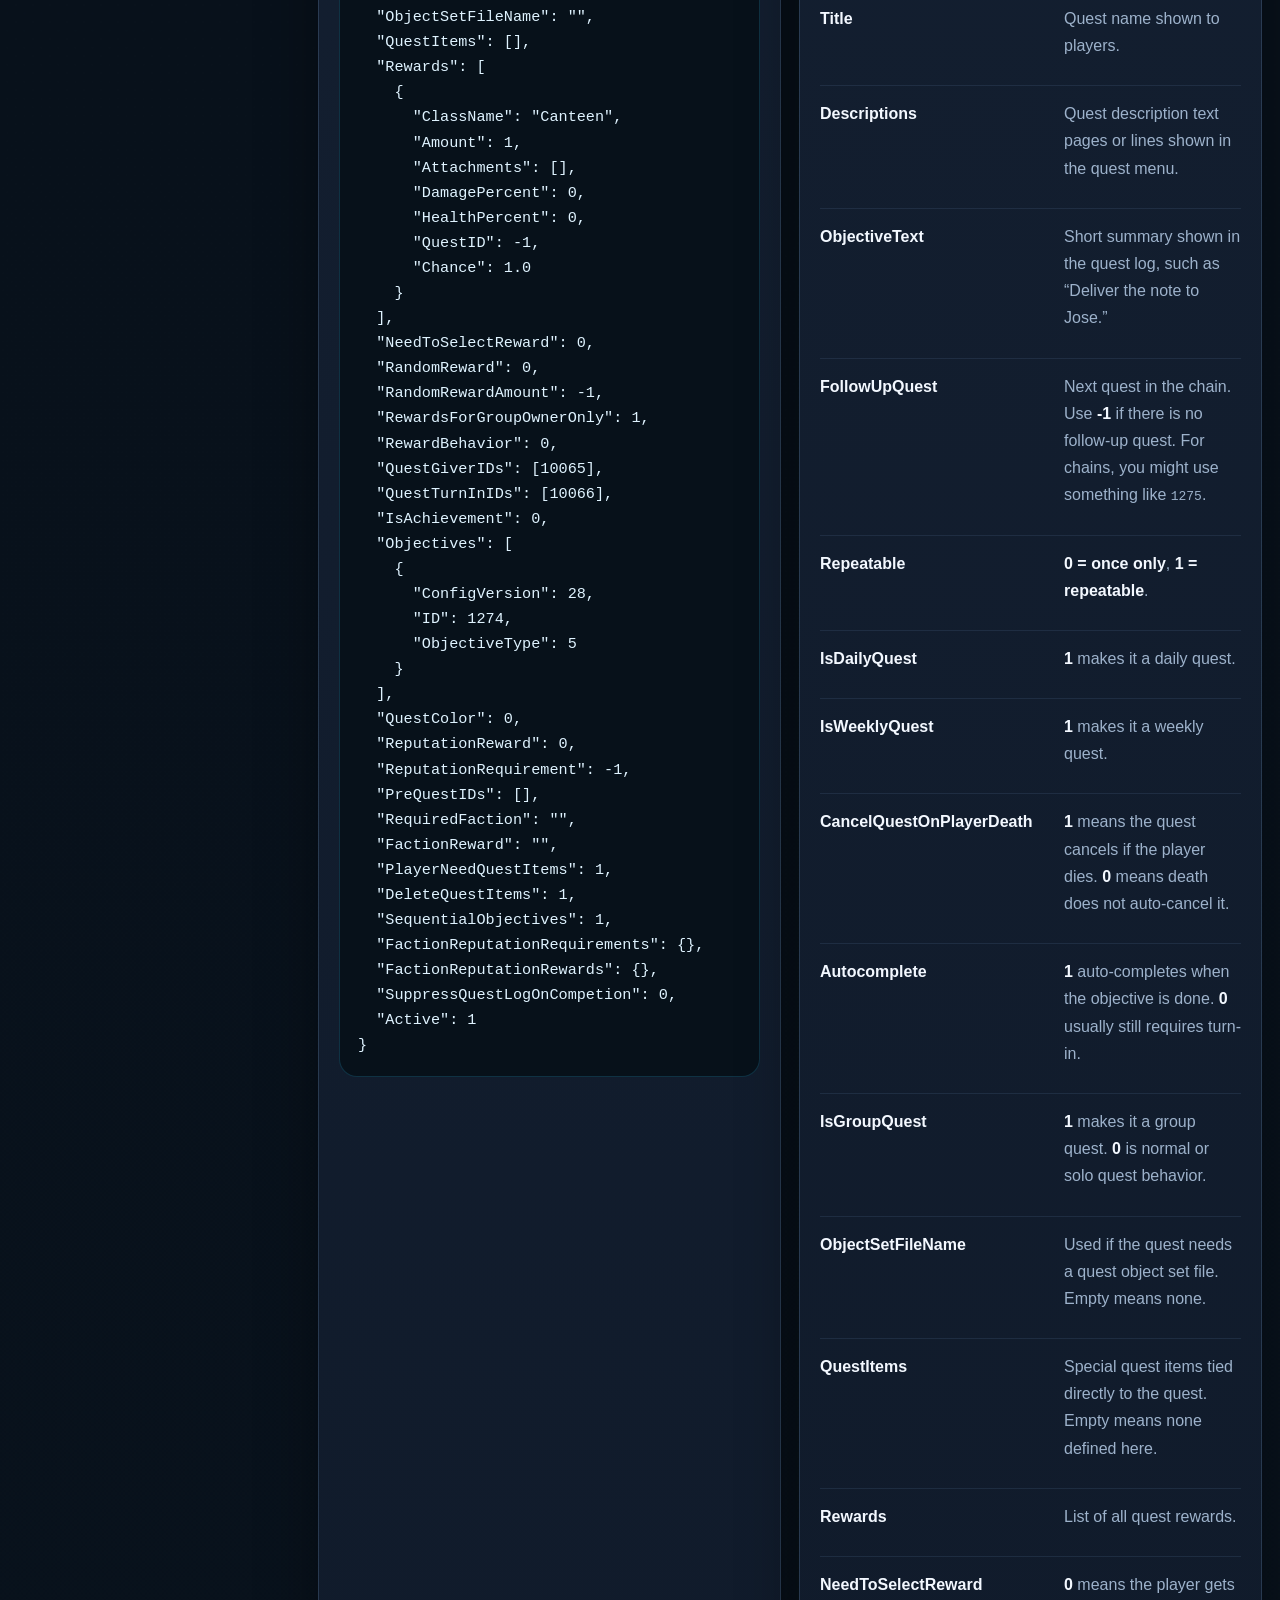
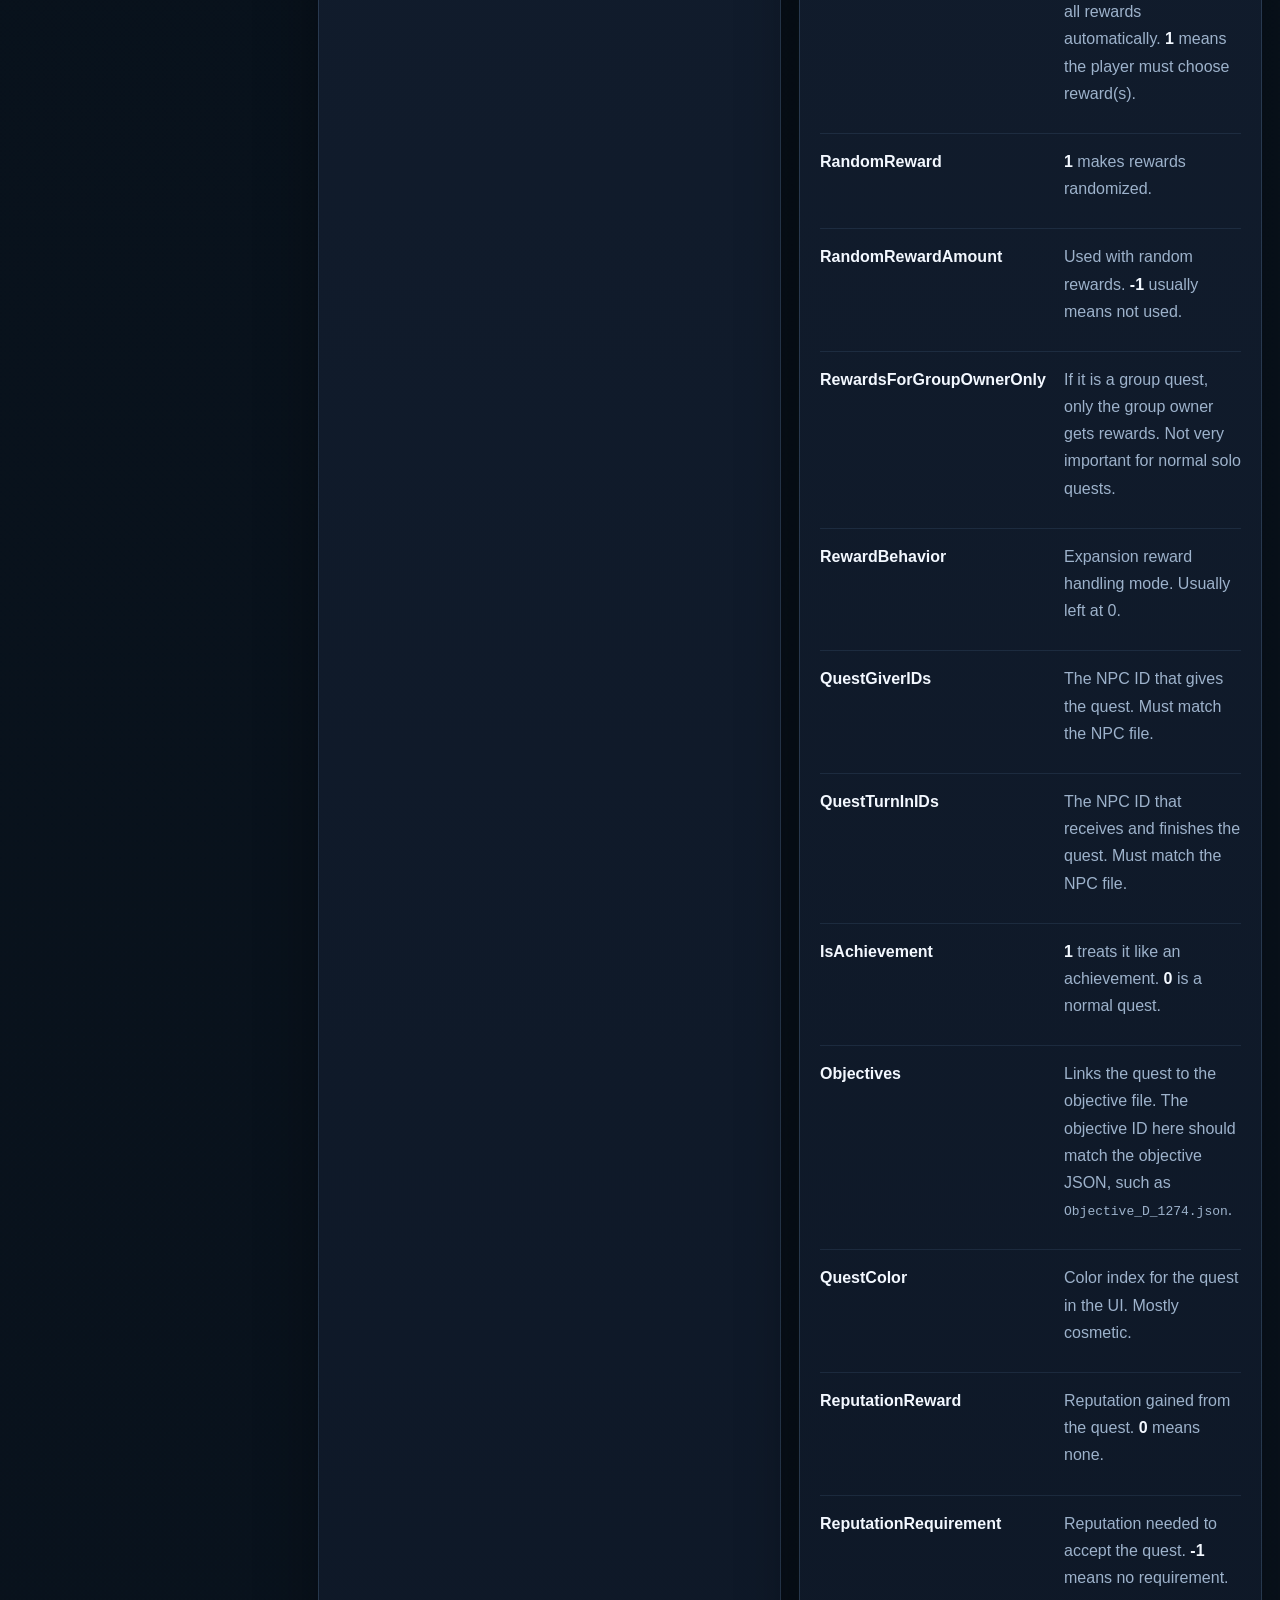
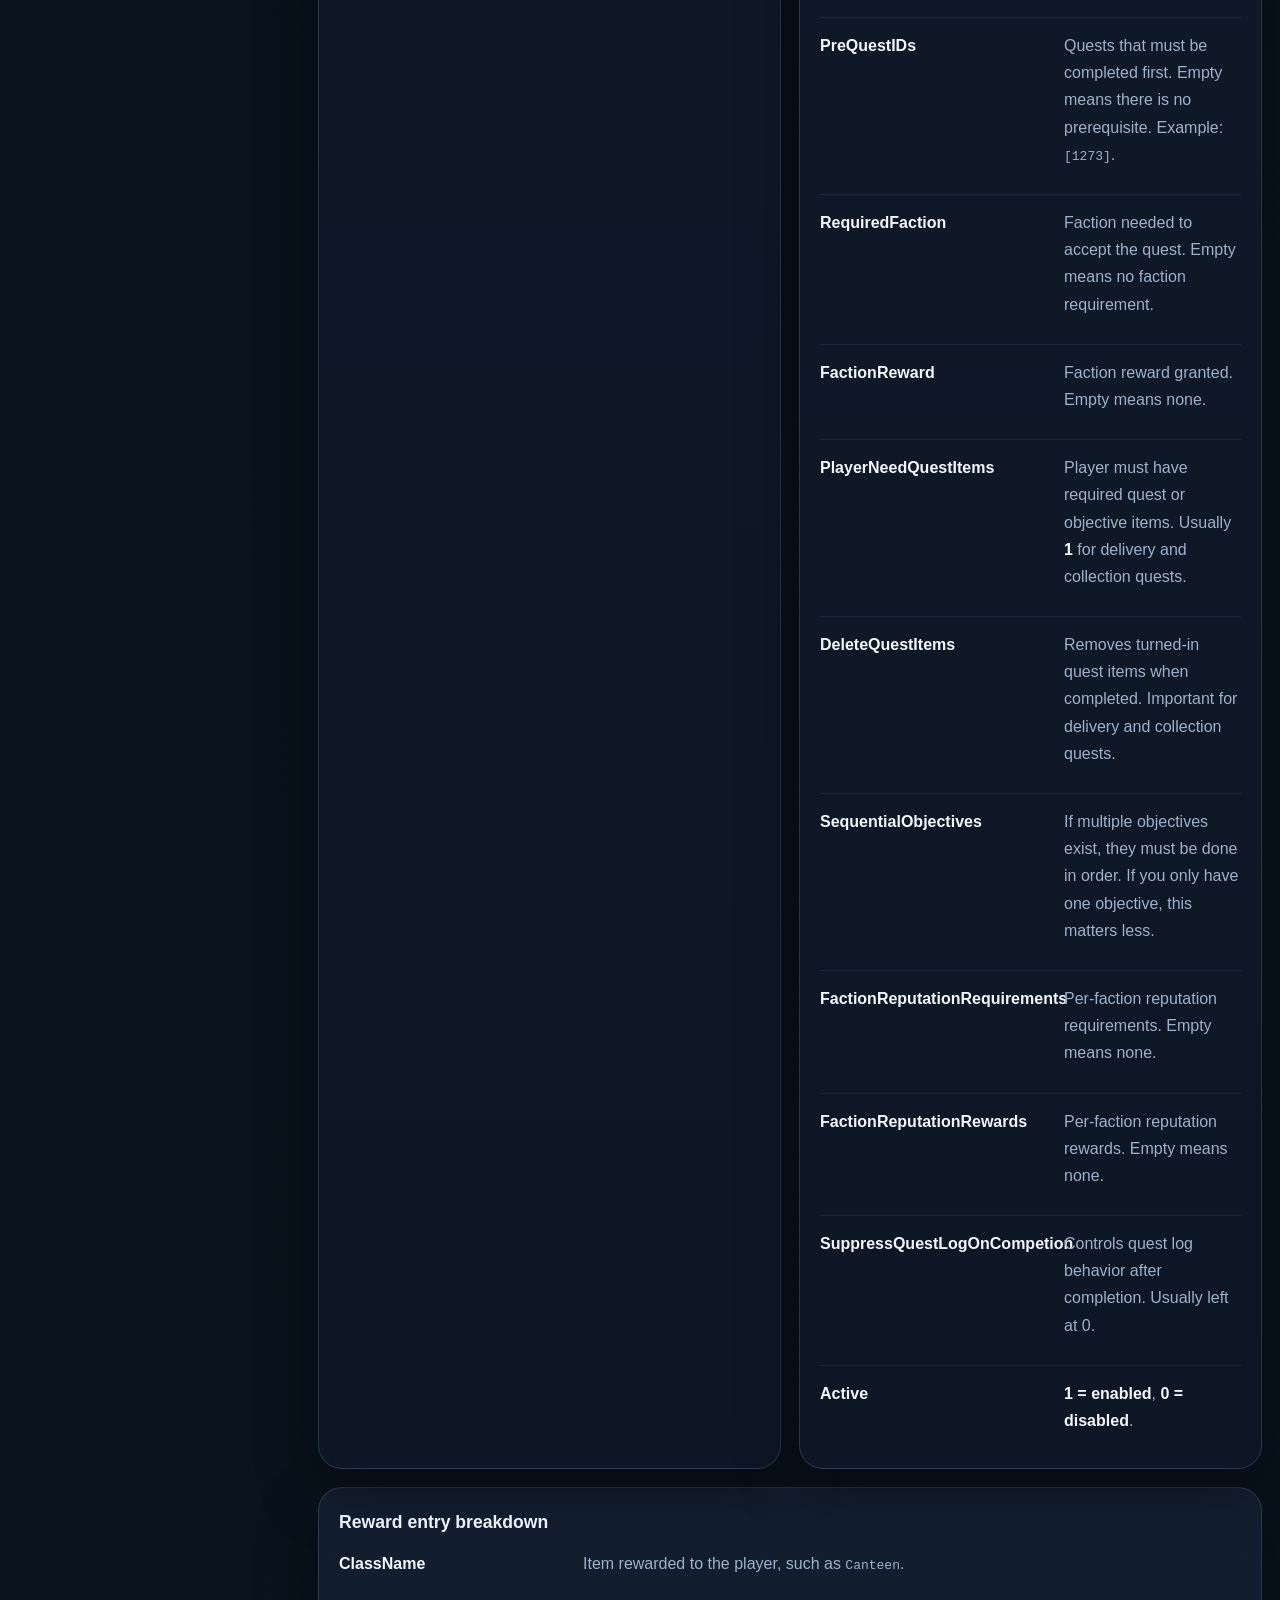
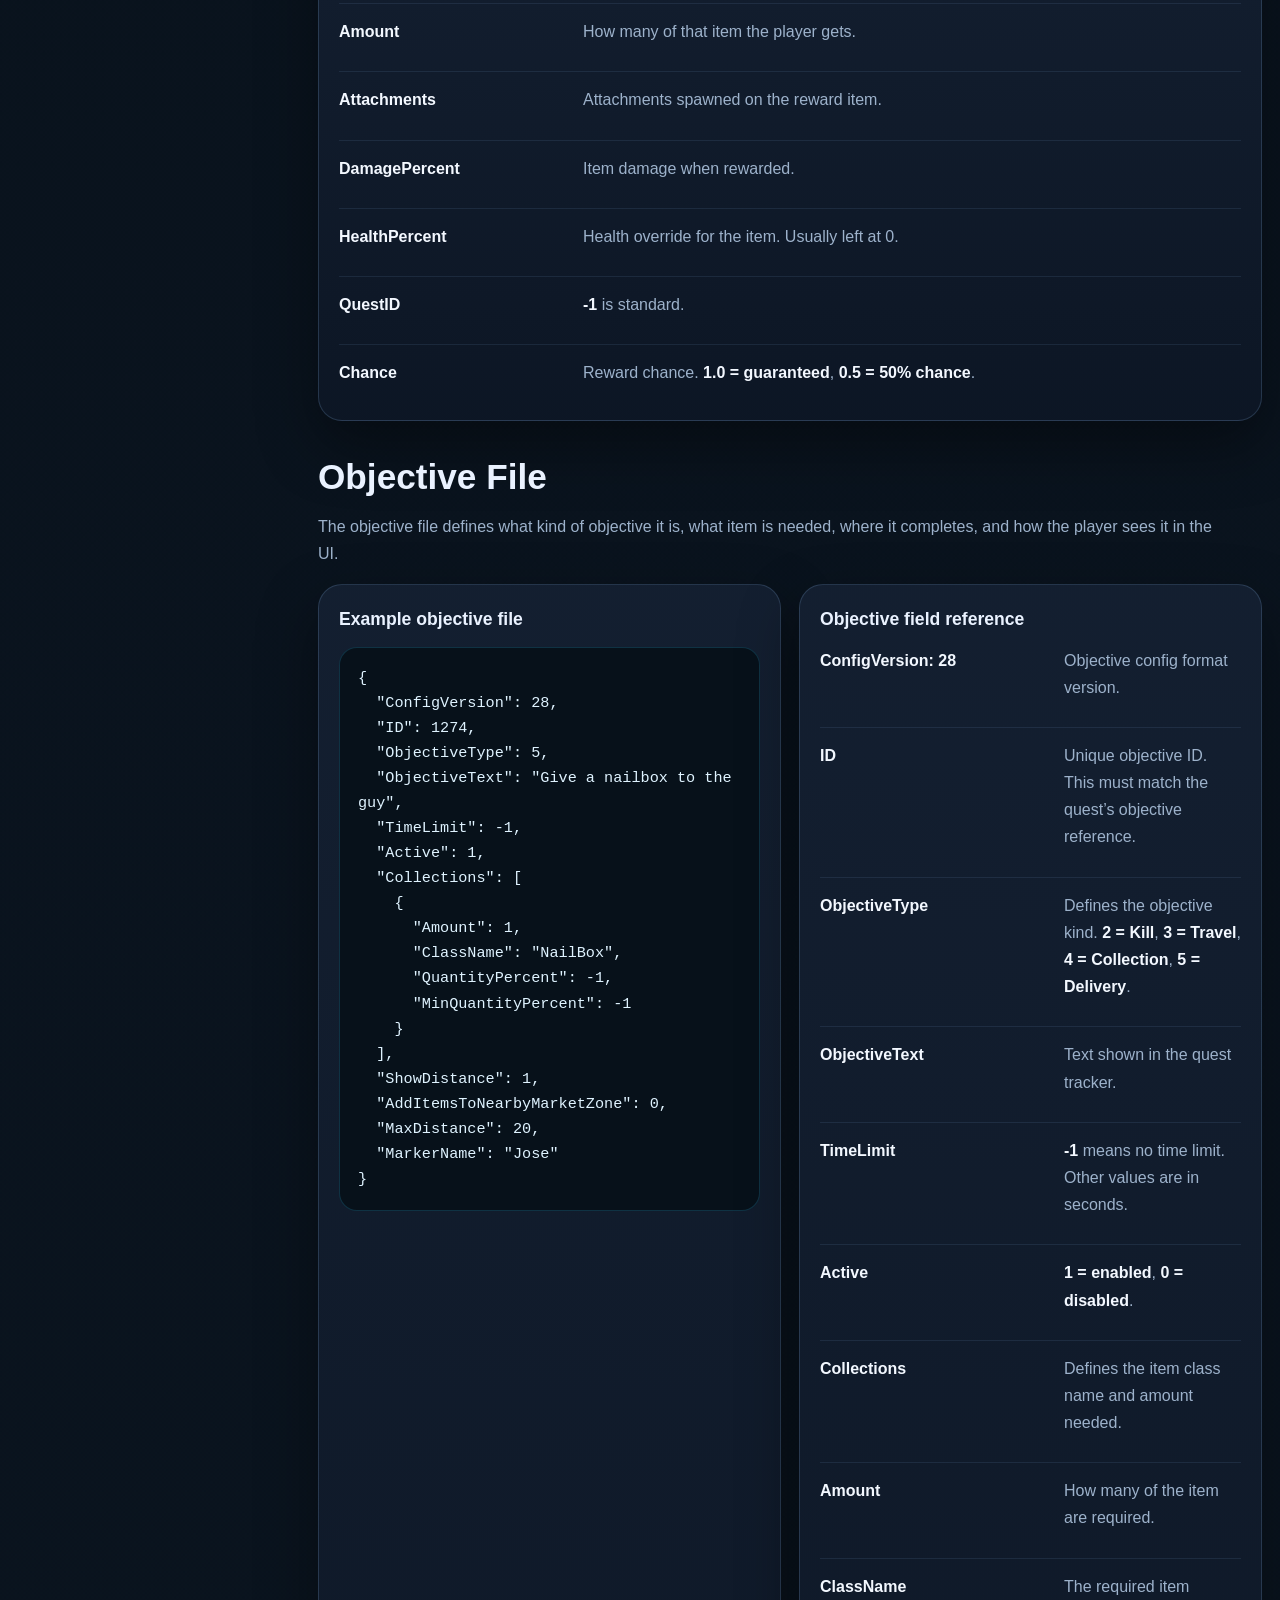
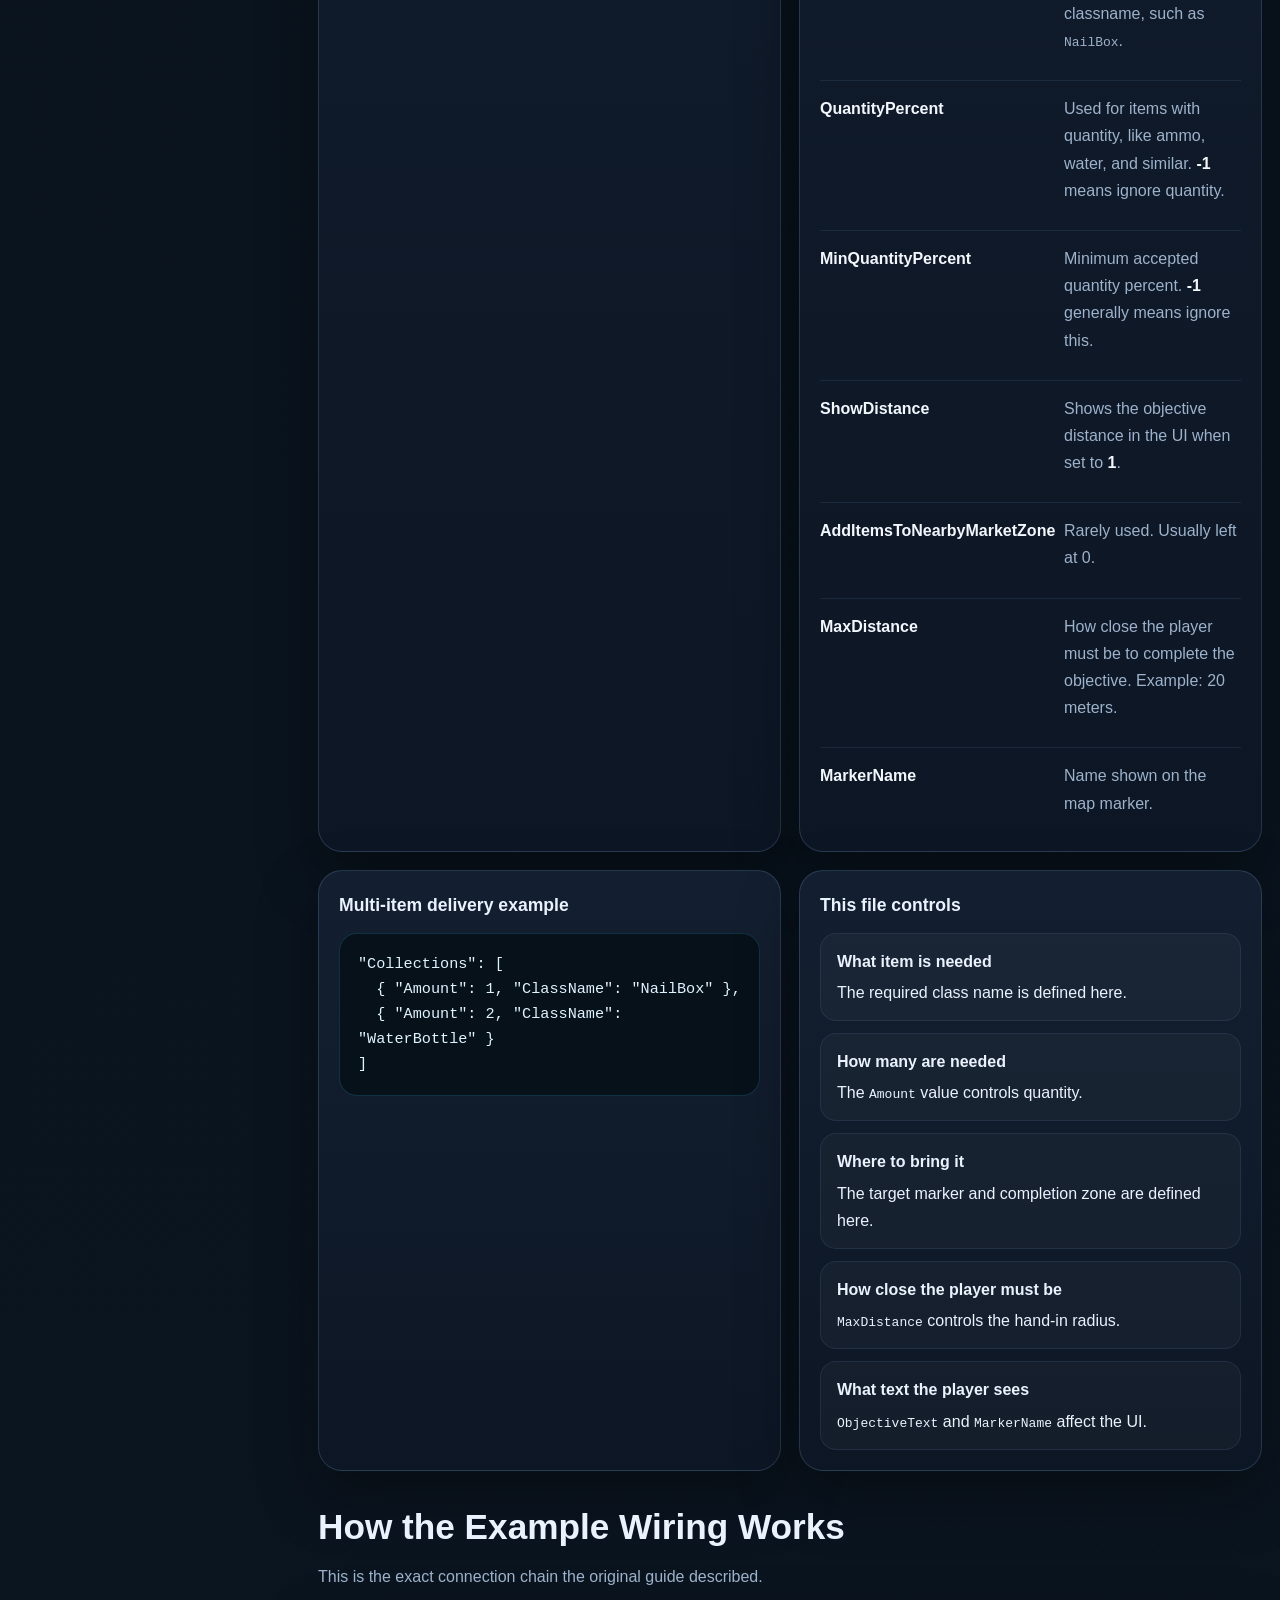
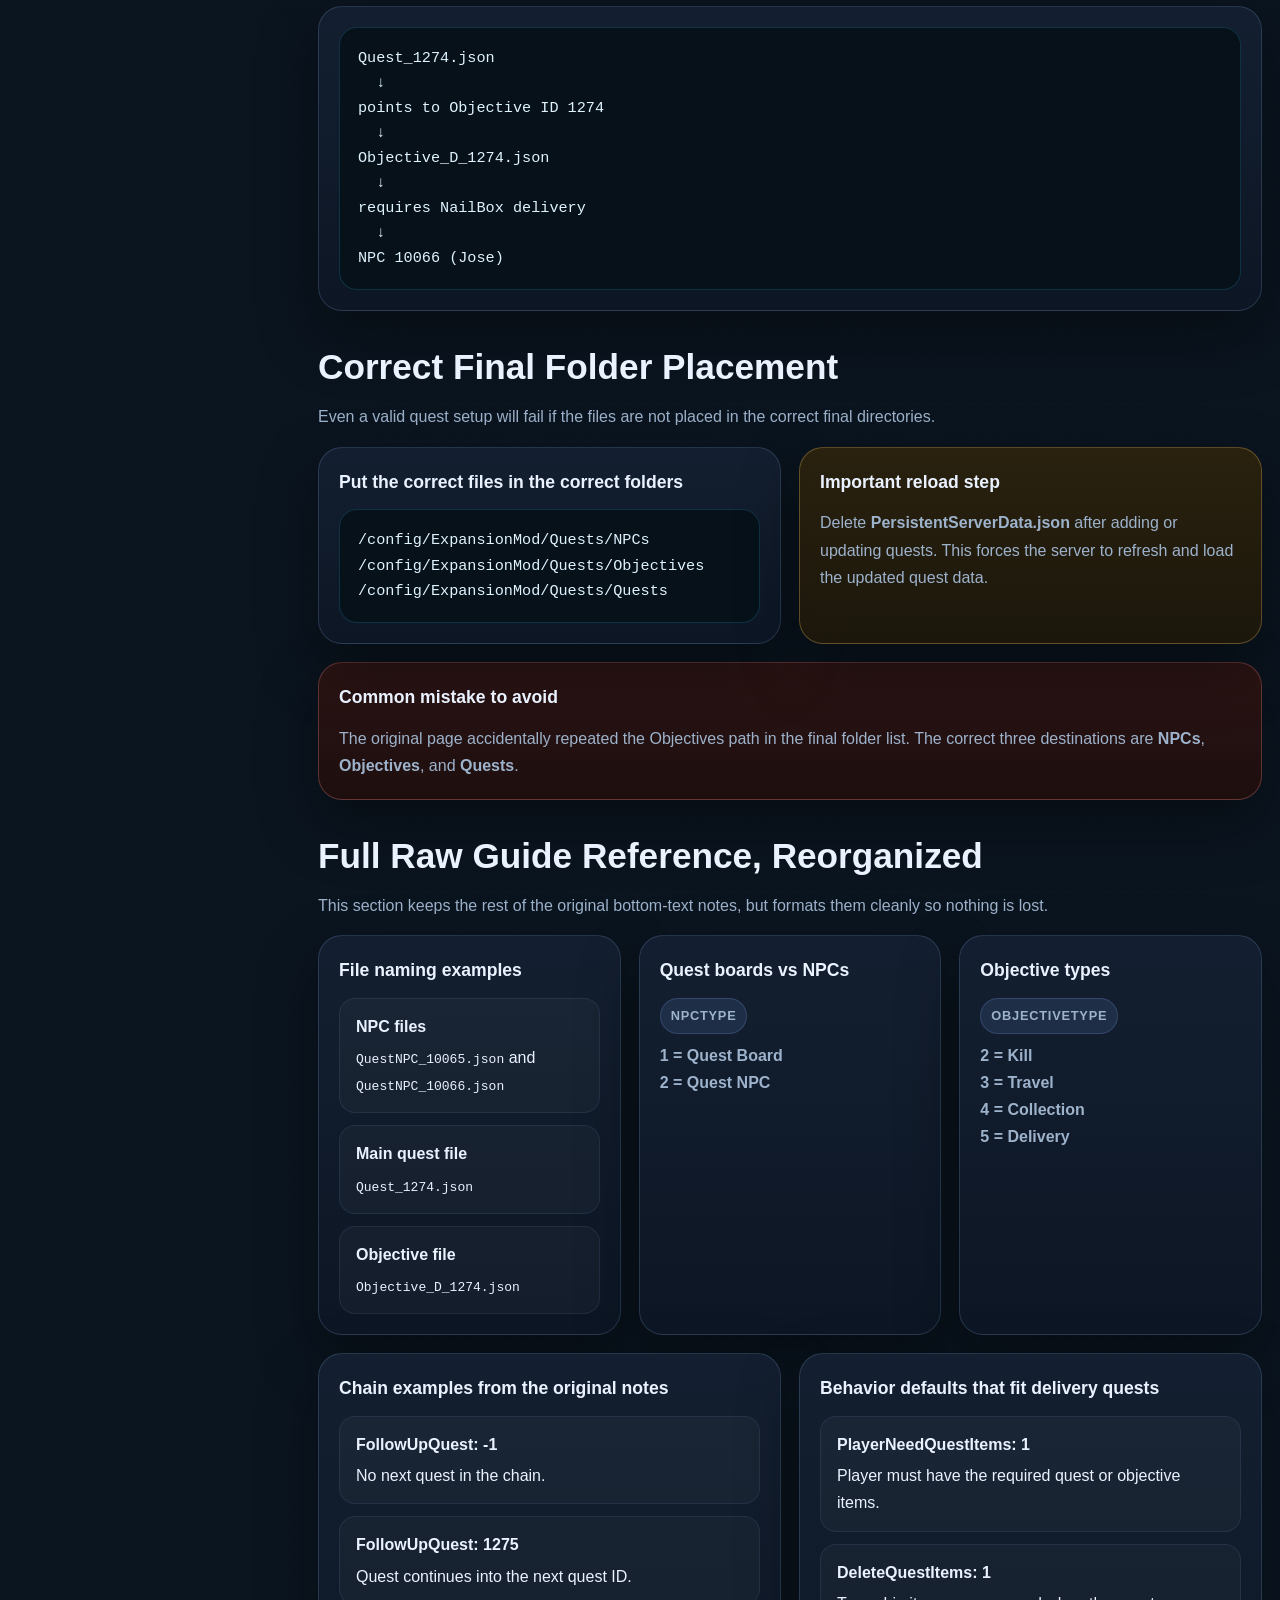
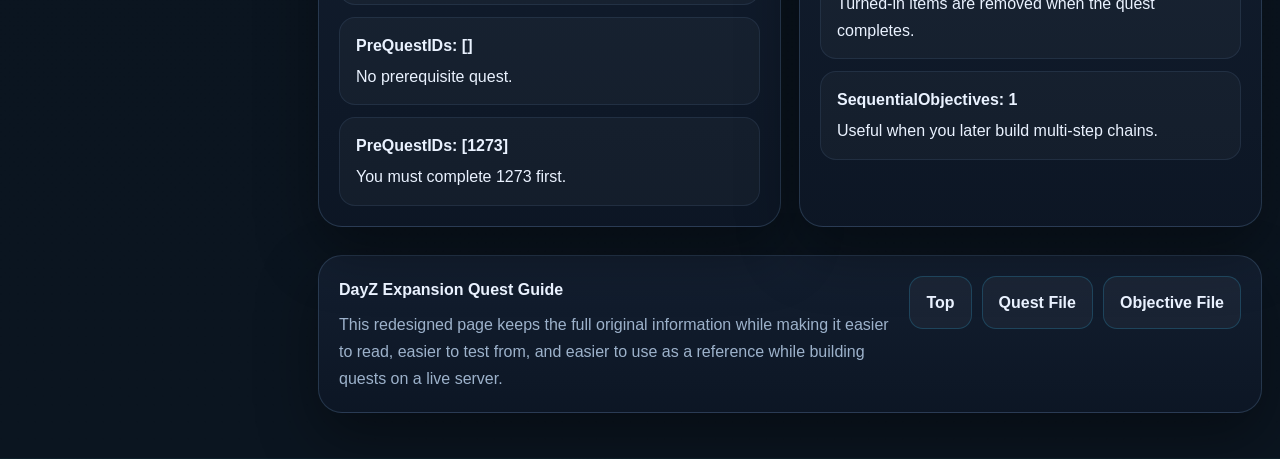
<file: expansion_quest_guide.html>
<!DOCTYPE html>
<html lang="en">
<head>
  <meta charset="UTF-8" />
  <meta name="viewport" content="width=device-width, initial-scale=1.0" />
  <title>DayZ Expansion Quest Guide | Professional Setup Reference</title>
  <style>
    :root{
      --bg:#08111b;
      --bg-soft:#0d1826;
      --panel:#111d2d;
      --panel-2:#152438;
      --panel-3:#1b2c44;
      --text:#eaf2ff;
      --muted:#9db2cb;
      --line:rgba(125,166,210,.22);
      --line-strong:rgba(70,196,255,.38);
      --primary:#36c6ff;
      --primary-2:#6be7b6;
      --accent:#82a8ff;
      --warn:#ffcf69;
      --danger:#ff8d8d;
      --shadow:0 24px 60px rgba(0,0,0,.38);
      --radius:24px;
      --max:1440px;
    }
    *{box-sizing:border-box}
    html{scroll-behavior:smooth}
    body{
      margin:0;
      font-family:Inter,Segoe UI,Arial,Helvetica,sans-serif;
      color:var(--text);
      background:
        radial-gradient(circle at top left, rgba(54,198,255,.14), transparent 26%),
        radial-gradient(circle at top right, rgba(107,231,182,.12), transparent 24%),
        linear-gradient(180deg,#061019 0%, #08111b 32%, #0b1520 100%);
      line-height:1.7;
    }
    a{color:inherit;text-decoration:none}
    .app{display:grid;grid-template-columns:300px 1fr;min-height:100vh}
    .sidebar{
      position:sticky;top:0;height:100vh;padding:24px 18px;
      background:linear-gradient(180deg,rgba(7,12,20,.96),rgba(8,16,25,.98));
      border-right:1px solid var(--line);
      overflow:auto;
    }
    .brand,.side-card,.card,.hero-panel,.code-panel,.note-panel,.footer-panel,.matrix-card,.callout{
      background:linear-gradient(180deg,rgba(20,32,49,.96),rgba(13,23,37,.96));
      border:1px solid var(--line);
      border-radius:var(--radius);
      box-shadow:var(--shadow);
    }
    .brand,.side-card,.card,.code-panel,.note-panel,.footer-panel,.matrix-card,.callout{padding:20px}
    .brand{
      background:
        radial-gradient(circle at top right, rgba(54,198,255,.16), transparent 38%),
        linear-gradient(180deg,rgba(18,31,47,.98),rgba(9,17,28,.98));
      text-align:center;margin-bottom:16px;
    }
    .brand h1{margin:0;font-size:1.05rem;letter-spacing:.14em}
    .brand p{margin:8px 0 0;color:var(--muted);font-size:.92rem}
    .nav{display:flex;flex-direction:column;gap:10px;margin-bottom:16px}
    .nav a{
      display:block;padding:14px 16px;border-radius:16px;
      background:rgba(255,255,255,.03);border:1px solid rgba(130,168,255,.18);
      font-weight:700;color:#d9e7fb;transition:.2s ease;
    }
    .nav a:hover,.nav a.active{transform:translateX(6px);background:rgba(54,198,255,.12);border-color:var(--line-strong)}
    .side-card p{margin:0;color:var(--muted);font-size:.95rem}
    .content{min-width:0}
    .topbar{
      position:sticky;top:0;z-index:20;
      backdrop-filter:blur(14px);
      background:rgba(8,14,22,.74);
      border-bottom:1px solid rgba(125,166,210,.14);
    }
    .topbar-inner,.wrap{width:min(calc(100% - 36px),var(--max));margin:0 auto}
    .topbar-inner{display:flex;justify-content:space-between;align-items:center;gap:16px;padding:14px 0;flex-wrap:wrap}
    .top-copy h2{margin:0;font-size:1rem;letter-spacing:.12em}
    .top-copy p{margin:4px 0 0;color:var(--muted)}
    .btns{display:flex;gap:10px;flex-wrap:wrap}
    .btn{
      display:inline-flex;align-items:center;justify-content:center;gap:10px;
      padding:12px 16px;border-radius:14px;font-weight:800;cursor:pointer;
      border:1px solid transparent;
      background:linear-gradient(135deg,var(--primary),var(--primary-2));color:#041018;
    }
    .btn.alt{background:rgba(255,255,255,.04);color:var(--text);border-color:rgba(125,166,210,.18)}
    .hero{padding:30px 0 18px}
    .hero-grid{display:grid;grid-template-columns:1.2fr .8fr;gap:18px}
    .hero-panel{padding:34px;position:relative;overflow:hidden}
    .hero-panel:before{
      content:"";position:absolute;inset:auto auto -110px -90px;width:280px;height:280px;border-radius:50%;
      background:radial-gradient(circle, rgba(54,198,255,.14), transparent 68%);
      pointer-events:none;
    }
    .eyebrow{
      display:inline-flex;align-items:center;padding:8px 12px;border-radius:999px;
      background:rgba(54,198,255,.11);border:1px solid rgba(54,198,255,.22);
      font-size:.8rem;font-weight:800;letter-spacing:.08em;text-transform:uppercase;margin-bottom:18px;
    }
    .hero h3{margin:0 0 14px;font-size:clamp(2.3rem,5vw,4rem);line-height:1.04;letter-spacing:-.04em}
    .hero p{margin:0 0 16px;color:var(--muted);font-size:1.04rem;max-width:820px}
    .stats{display:grid;grid-template-columns:1fr 1fr;gap:14px}
    .mini{
      padding:18px;border-radius:20px;background:rgba(255,255,255,.035);
      border:1px solid rgba(125,166,210,.14)
    }
    .mini strong{display:block;margin-bottom:5px}
    .mini span{color:var(--muted);font-size:.95rem}
    section{padding:16px 0 10px}
    .section-head{display:flex;justify-content:space-between;align-items:flex-end;gap:16px;flex-wrap:wrap;margin-bottom:16px}
    .section-head h4{margin:0;font-size:clamp(1.55rem,2.8vw,2.2rem)}
    .section-head p{margin:6px 0 0;color:var(--muted);max-width:900px}
    .grid-2,.grid-3{display:grid;gap:18px}
    .grid-2{grid-template-columns:1fr 1fr}
    .grid-3{grid-template-columns:repeat(3,minmax(0,1fr))}
    .card h5,.code-panel h5,.note-panel h5,.callout h5,.matrix-card h5{margin:0 0 12px;font-size:1.1rem}
    .card p,.note-panel p,.callout p,.matrix-card p{margin:0;color:var(--muted)}
    ul.clean{list-style:none;margin:0;padding:0;display:grid;gap:12px}
    ul.clean li{padding:14px 16px;border-radius:16px;background:rgba(255,255,255,.03);border:1px solid rgba(125,166,210,.12)}
    ul.clean strong{display:block;margin-bottom:4px;color:var(--text)}
    .code-block{
      margin:0;padding:18px;border-radius:18px;background:#07111a;border:1px solid rgba(54,198,255,.18);
      overflow:auto;white-space:pre-wrap;word-break:break-word;color:#dff3ff;font:500 .95rem/1.65 Consolas,Monaco,monospace
    }
    .matrix{display:grid;gap:12px}
    .row{display:grid;grid-template-columns:230px 1fr;gap:14px;padding:14px 0;border-top:1px solid rgba(125,166,210,.12)}
    .row:first-child{border-top:0;padding-top:0}
    .row strong{color:#f3f8ff}
    .row span{color:var(--muted)}
    .pill{display:inline-flex;padding:6px 10px;border-radius:999px;background:rgba(130,168,255,.12);border:1px solid rgba(130,168,255,.2);font-size:.8rem;font-weight:800;letter-spacing:.06em;text-transform:uppercase}
    .warning{border-color:rgba(255,207,105,.28);background:linear-gradient(180deg,rgba(44,34,14,.95),rgba(29,23,11,.95))}
    .danger{border-color:rgba(255,141,141,.28);background:linear-gradient(180deg,rgba(46,20,20,.95),rgba(31,14,14,.95))}
    .footer{padding:18px 0 46px}
    .footer-panel{display:grid;grid-template-columns:1fr auto;gap:18px;align-items:start}
    .footer-panel p{margin:0;color:var(--muted)}
    .footer-links{display:flex;gap:10px;flex-wrap:wrap}
    .footer-links a{padding:12px 16px;border-radius:14px;background:rgba(255,255,255,.04);border:1px solid rgba(54,198,255,.2);font-weight:700}
    .muted{color:var(--muted)}
    .spacer{height:8px}
    #scrollTop{
      position:fixed;right:20px;bottom:20px;width:48px;height:48px;border:0;border-radius:999px;
      display:none;cursor:pointer;font-size:1.1rem;font-weight:900;color:#041018;
      background:linear-gradient(135deg,var(--primary),var(--primary-2));box-shadow:var(--shadow)
    }
    .light{
      --bg:#edf5ff;--bg-soft:#f5f9ff;--panel:#ffffff;--panel-2:#f7fbff;--panel-3:#eef4ff;
      --text:#122033;--muted:#4d647f;--line:rgba(18,32,51,.12);--line-strong:rgba(54,198,255,.26);
      background:linear-gradient(180deg,#f8fbff 0%,#eef5ff 100%);color:var(--text)
    }
    .light .sidebar{background:linear-gradient(180deg,rgba(241,247,255,.98),rgba(234,242,252,.98))}
    .light .brand,.light .side-card,.light .card,.light .hero-panel,.light .code-panel,.light .note-panel,.light .footer-panel,.light .matrix-card,.light .callout{background:linear-gradient(180deg,rgba(255,255,255,.98),rgba(244,249,255,.98))}
    .light .topbar{background:rgba(242,247,255,.8)}
    .light .code-block{background:#f4f8ff;color:#16314d;border-color:rgba(54,198,255,.2)}
    .light .btn.alt{background:rgba(18,32,51,.04);color:var(--text);border-color:rgba(18,32,51,.12)}
    @media (max-width:1180px){.hero-grid,.grid-2,.grid-3,.footer-panel{grid-template-columns:1fr}}
    @media (max-width:900px){.app{grid-template-columns:1fr}.sidebar{display:none}.row{grid-template-columns:1fr}}
    @media (max-width:640px){.hero-panel,.card,.code-panel,.note-panel,.matrix-card,.callout{padding:18px}.stats{grid-template-columns:1fr}}
  </style>
</head>
<body>

 <nav class="nav">
        <a href="index.html" class="active"><span>Home</span><small></small></a>
        <a href="blog.html"><span>Blog</span><small>News</small></a>
        <a href="community.html"><span>Community</span><small>Players</small></a>
      </nav>
  
  <div class="app">
    <aside class="sidebar">
      <div class="brand">
        <h1>DAYZ EXPANSION</h1>
        <p>Quest Setup Guide</p>
      </div>
      <nav class="nav" id="nav">
        <a href="#overview">Overview</a>
        <a href="#loop">Game Loop</a>
        <a href="#folders">Initial Setup</a>
        <a href="#npc-files">NPC Files</a>
        <a href="#quest-file">Quest Files</a>
        <a href="#objective-file">Objective Files</a>
        <a href="#links">How It Connects</a>
        <a href="#final-placement">Final Placement</a>
        <a href="#raw-reference">Full Field Reference</a>
      </nav>
      <div class="side-card">
        <p><strong style="display:block;color:var(--text);margin-bottom:6px">What changed</strong>This redesigned version keeps all of the original guide information, but turns the long bottom text into structured reference sections, cleaner examples, better spacing, and easier step-by-step reading.</p>
      </div>
    </aside>

    <main class="content">
      <div class="topbar">
        <div class="topbar-inner">
          <div class="top-copy">
            <h2>DAYZ EXPANSION QUEST GUIDE</h2>
            <p>Professional reference for delivery and collection quest setup</p>
          </div>
          <div class="btns">
            <a class="btn" href="expansion_quest_guide_redesigned.html" download>⬇ Download HTML</a>
            <button class="btn alt" id="themeToggle">☀️ Light Mode</button>
          </div>
        </div>
      </div>

      <header class="hero" id="overview">
        <div class="wrap">
          <div class="hero-grid">
            <div class="hero-panel">
              <div class="eyebrow">Complete Guide</div>
              <h3>DayZ Expansion Quest Setup Guide</h3>
              <p>There is not much clear documentation around DayZ Expansion Quests setup, especially if you are trying to build delivery and collection quests from scratch. This page takes the full original guide and reorganizes it into a cleaner, more professional walkthrough without cutting any of the information.</p>
              <p>It covers the simple quest loop, NPC setup, quest JSON, objective JSON, folder placement, item delivery logic, chain linking, and the exact meaning of the important fields that cause most setup errors.</p>
              <div class="btns">
                <a class="btn" href="#folders">Start Setup</a>
                <a class="btn alt" href="#raw-reference">Full Field Reference</a>
              </div>
            </div>
            <div class="grid-2" style="grid-template-columns:1fr;gap:18px">
              <div class="card">
                <h5>What this guide focuses on</h5>
                <p>Right now this guide focuses on delivery quests and collection quests, because that is the cleanest place to begin before moving into more advanced chains and multi-step systems.</p>
              </div>
              <div class="stats">
                <div class="mini"><strong>Quest Types</strong><span>Delivery and collection</span></div>
                <div class="mini"><strong>Best First Test</strong><span>Two NPCs placed close together</span></div>
                <div class="mini"><strong>Mission Path</strong><span>mpmissions/dayzOffline.chernarusplus</span></div>
                <div class="mini"><strong>Reload Step</strong><span>Delete PersistentServerData.json</span></div>
              </div>
            </div>
          </div>
        </div>
      </header>

      <section id="loop">
        <div class="wrap">
          <div class="section-head">
            <div>
              <h4>The Simple Quest Game Loop</h4>
              <p>The original guide describes the system in a very simple way. This loop is still the best mental model when building your first quests.</p>
            </div>
          </div>
          <div class="grid-2">
            <div class="card">
              <h5>Core loop</h5>
              <ul class="clean">
                <li><strong>Go somewhere</strong>Travel to the NPC, target area, or destination tied to the quest.</li>
                <li><strong>Collect</strong>Find or carry the item the objective requires.</li>
                <li><strong>Return</strong>Bring the item back to the correct turn-in NPC.</li>
                <li><strong>Unlock next tier</strong>Use <code>FollowUpQuest</code> or <code>PreQuestIDs</code> when you want progression chains.</li>
              </ul>
            </div>
            <div class="note-panel">
              <h5>Best testing method</h5>
              <p>Create two ExpansionQuestNPCAI NPCs and place them close together at first. That lets you test quest start, item requirement, turn-in, and chain flow quickly. After one quest works, then you can spread NPCs across the map, build sequential quest lines, and add more complexity.</p>
            </div>
          </div>
        </div>
      </section>

      <section id="folders">
        <div class="wrap">
          <div class="section-head">
            <div>
              <h4>Initial Folder and Object Setup</h4>
              <p>These are the first steps before building JSON files.</p>
            </div>
          </div>
          <div class="grid-3">
            <div class="card">
              <h5>1. Create the folders</h5>
              <p>Create a <strong>Quest</strong> folder and then an <strong>Objects</strong> folder inside the mission expansion path if they do not already exist.</p>
              <div class="spacer"></div>
              <pre class="code-block">/mpmissions/dayzOffline.chernarusplus/expansion/quests/objects</pre>
            </div>
            <div class="card">
              <h5>2. Make two NPCs</h5>
              <p>Create two <strong>ExpansionQuestNPCAI</strong> NPCs. Put them close together for testing. You can always make more later and link them together, even in sequential order. There is a list of them in DayZ Editor.</p>
            </div>
            <div class="card">
              <h5>3. Save and move the map file</h5>
              <p>Save the placement as a <strong>.map</strong> file, then move that file from the editor into your FTP here:</p>
              <div class="spacer"></div>
              <pre class="code-block">/mpmissions/dayzOffline.chernarusplus/expansion/quests/objects</pre>
            </div>
          </div>
        </div>
      </section>

      <section id="npc-files">
        <div class="wrap">
          <div class="section-head">
            <div>
              <h4>NPC Config Files</h4>
              <p>You need names, coordinates, unique IDs, and the quest list each NPC handles. A quest starts and turns in through the NPC IDs defined here.</p>
            </div>
          </div>
          <div class="grid-2">
            <div class="code-panel">
              <h5>Example NPC file</h5>
              <pre class="code-block">{
  "ConfigVersion": 6,
  "ID": 10066,
  "ClassName": "ExpansionQuestNPCAIJose",
  "Position": [1395.571899, 21.954834, 600.512512],
  "Orientation": [152.999969, 0.0, -0.0],
  "NPCName": "Quartermaster Jose",
  "DefaultNPCText": "Get this done and come back to me.",
  "NPCLoadoutFile": "NBCLoadout",
  "NPCInteractionEmoteID": 1,
  "NPCQuestCancelEmoteID": 60,
  "NPCQuestStartEmoteID": 58,
  "NPCQuestCompleteEmoteID": 39,
  "NPCType": 2,
  "QuestIDs": [1274],
  "Active": 1
}</pre>
            </div>
            <div class="matrix-card">
              <h5>NPC field reference</h5>
              <div class="matrix">
                <div class="row"><strong>ConfigVersion: 6</strong><span>Version of the NPC config format.</span></div>
                <div class="row"><strong>ID</strong><span>Must be unique across all NPCs. Quests reference this ID.</span></div>
                <div class="row"><strong>ClassName</strong><span>The actual NPC class type, such as <code>ExpansionQuestNPCAIJose</code>.</span></div>
                <div class="row"><strong>Position</strong><span>NPC location. X, Y, and Z coordinates.</span></div>
                <div class="row"><strong>Orientation</strong><span>Direction the NPC faces. First value is yaw or rotation. The other two are usually left at 0.</span></div>
                <div class="row"><strong>NPCName</strong><span>Name shown in game.</span></div>
                <div class="row"><strong>DefaultNPCText</strong><span>What the NPC says when you interact with them.</span></div>
                <div class="row"><strong>NPCLoadoutFile</strong><span>What gear the NPC wears.</span></div>
                <div class="row"><strong>NPCInteractionEmoteID</strong><span>Idle interaction animation.</span></div>
                <div class="row"><strong>NPCQuestCancelEmoteID</strong><span>Animation that plays when the player cancels a quest.</span></div>
                <div class="row"><strong>NPCQuestStartEmoteID</strong><span>Animation that plays when a quest is accepted.</span></div>
                <div class="row"><strong>NPCQuestCompleteEmoteID</strong><span>Animation that plays when a quest is completed.</span></div>
                <div class="row"><strong>NPCType</strong><span>Controls role. <strong>1 = Quest Board</strong>, <strong>2 = Quest NPC</strong>.</span></div>
                <div class="row"><strong>QuestIDs</strong><span>List of quests the NPC handles. Example: <code>[1274]</code> or <code>[1274, 1275, 1276]</code>.</span></div>
                <div class="row"><strong>Active</strong><span><strong>1 = enabled</strong>, <strong>0 = disabled</strong>.</span></div>
              </div>
            </div>
          </div>
        </div>
      </section>

      <section id="quest-file">
        <div class="wrap">
          <div class="section-head">
            <div>
              <h4>Main Quest File</h4>
              <p>This is the file that defines the quest itself and connects the NPCs, objective, rewards, prerequisites, and behavior settings.</p>
            </div>
          </div>
          <div class="grid-2">
            <div class="code-panel">
              <h5>Example quest file</h5>
              <pre class="code-block">{
  "ConfigVersion": 22,
  "ID": 1274,
  "Type": 1,
  "Title": "Carry the Note",
  "Descriptions": ["", "", ""],
  "ObjectiveText": "Deliver the note to Jose.",
  "FollowUpQuest": -1,
  "Repeatable": 0,
  "IsDailyQuest": 0,
  "IsWeeklyQuest": 0,
  "CancelQuestOnPlayerDeath": 0,
  "Autocomplete": 0,
  "IsGroupQuest": 0,
  "ObjectSetFileName": "",
  "QuestItems": [],
  "Rewards": [
    {
      "ClassName": "Canteen",
      "Amount": 1,
      "Attachments": [],
      "DamagePercent": 0,
      "HealthPercent": 0,
      "QuestID": -1,
      "Chance": 1.0
    }
  ],
  "NeedToSelectReward": 0,
  "RandomReward": 0,
  "RandomRewardAmount": -1,
  "RewardsForGroupOwnerOnly": 1,
  "RewardBehavior": 0,
  "QuestGiverIDs": [10065],
  "QuestTurnInIDs": [10066],
  "IsAchievement": 0,
  "Objectives": [
    {
      "ConfigVersion": 28,
      "ID": 1274,
      "ObjectiveType": 5
    }
  ],
  "QuestColor": 0,
  "ReputationReward": 0,
  "ReputationRequirement": -1,
  "PreQuestIDs": [],
  "RequiredFaction": "",
  "FactionReward": "",
  "PlayerNeedQuestItems": 1,
  "DeleteQuestItems": 1,
  "SequentialObjectives": 1,
  "FactionReputationRequirements": {},
  "FactionReputationRewards": {},
  "SuppressQuestLogOnCompetion": 0,
  "Active": 1
}</pre>
            </div>
            <div class="matrix-card">
              <h5>Quest file field reference</h5>
              <div class="matrix">
                <div class="row"><strong>ConfigVersion: 22</strong><span>Version of the quest file format.</span></div>
                <div class="row"><strong>ID</strong><span>Unique quest ID. This must match the NPC <code>QuestIDs</code> and the objective reference used in the quest.</span></div>
                <div class="row"><strong>Type: 1</strong><span>General quest type. Usually left as 1 for normal quests.</span></div>
                <div class="row"><strong>Title</strong><span>Quest name shown to players.</span></div>
                <div class="row"><strong>Descriptions</strong><span>Quest description text pages or lines shown in the quest menu.</span></div>
                <div class="row"><strong>ObjectiveText</strong><span>Short summary shown in the quest log, such as “Deliver the note to Jose.”</span></div>
                <div class="row"><strong>FollowUpQuest</strong><span>Next quest in the chain. Use <strong>-1</strong> if there is no follow-up quest. For chains, you might use something like <code>1275</code>.</span></div>
                <div class="row"><strong>Repeatable</strong><span><strong>0 = once only</strong>, <strong>1 = repeatable</strong>.</span></div>
                <div class="row"><strong>IsDailyQuest</strong><span><strong>1</strong> makes it a daily quest.</span></div>
                <div class="row"><strong>IsWeeklyQuest</strong><span><strong>1</strong> makes it a weekly quest.</span></div>
                <div class="row"><strong>CancelQuestOnPlayerDeath</strong><span><strong>1</strong> means the quest cancels if the player dies. <strong>0</strong> means death does not auto-cancel it.</span></div>
                <div class="row"><strong>Autocomplete</strong><span><strong>1</strong> auto-completes when the objective is done. <strong>0</strong> usually still requires turn-in.</span></div>
                <div class="row"><strong>IsGroupQuest</strong><span><strong>1</strong> makes it a group quest. <strong>0</strong> is normal or solo quest behavior.</span></div>
                <div class="row"><strong>ObjectSetFileName</strong><span>Used if the quest needs a quest object set file. Empty means none.</span></div>
                <div class="row"><strong>QuestItems</strong><span>Special quest items tied directly to the quest. Empty means none defined here.</span></div>
                <div class="row"><strong>Rewards</strong><span>List of all quest rewards.</span></div>
                <div class="row"><strong>NeedToSelectReward</strong><span><strong>0</strong> means the player gets all rewards automatically. <strong>1</strong> means the player must choose reward(s).</span></div>
                <div class="row"><strong>RandomReward</strong><span><strong>1</strong> makes rewards randomized.</span></div>
                <div class="row"><strong>RandomRewardAmount</strong><span>Used with random rewards. <strong>-1</strong> usually means not used.</span></div>
                <div class="row"><strong>RewardsForGroupOwnerOnly</strong><span>If it is a group quest, only the group owner gets rewards. Not very important for normal solo quests.</span></div>
                <div class="row"><strong>RewardBehavior</strong><span>Expansion reward handling mode. Usually left at 0.</span></div>
                <div class="row"><strong>QuestGiverIDs</strong><span>The NPC ID that gives the quest. Must match the NPC file.</span></div>
                <div class="row"><strong>QuestTurnInIDs</strong><span>The NPC ID that receives and finishes the quest. Must match the NPC file.</span></div>
                <div class="row"><strong>IsAchievement</strong><span><strong>1</strong> treats it like an achievement. <strong>0</strong> is a normal quest.</span></div>
                <div class="row"><strong>Objectives</strong><span>Links the quest to the objective file. The objective ID here should match the objective JSON, such as <code>Objective_D_1274.json</code>.</span></div>
                <div class="row"><strong>QuestColor</strong><span>Color index for the quest in the UI. Mostly cosmetic.</span></div>
                <div class="row"><strong>ReputationReward</strong><span>Reputation gained from the quest. <strong>0</strong> means none.</span></div>
                <div class="row"><strong>ReputationRequirement</strong><span>Reputation needed to accept the quest. <strong>-1</strong> means no requirement.</span></div>
                <div class="row"><strong>PreQuestIDs</strong><span>Quests that must be completed first. Empty means there is no prerequisite. Example: <code>[1273]</code>.</span></div>
                <div class="row"><strong>RequiredFaction</strong><span>Faction needed to accept the quest. Empty means no faction requirement.</span></div>
                <div class="row"><strong>FactionReward</strong><span>Faction reward granted. Empty means none.</span></div>
                <div class="row"><strong>PlayerNeedQuestItems</strong><span>Player must have required quest or objective items. Usually <strong>1</strong> for delivery and collection quests.</span></div>
                <div class="row"><strong>DeleteQuestItems</strong><span>Removes turned-in quest items when completed. Important for delivery and collection quests.</span></div>
                <div class="row"><strong>SequentialObjectives</strong><span>If multiple objectives exist, they must be done in order. If you only have one objective, this matters less.</span></div>
                <div class="row"><strong>FactionReputationRequirements</strong><span>Per-faction reputation requirements. Empty means none.</span></div>
                <div class="row"><strong>FactionReputationRewards</strong><span>Per-faction reputation rewards. Empty means none.</span></div>
                <div class="row"><strong>SuppressQuestLogOnCompetion</strong><span>Controls quest log behavior after completion. Usually left at 0.</span></div>
                <div class="row"><strong>Active</strong><span><strong>1 = enabled</strong>, <strong>0 = disabled</strong>.</span></div>
              </div>
            </div>
          </div>
          <div class="callout" style="margin-top:18px">
            <h5>Reward entry breakdown</h5>
            <div class="matrix">
              <div class="row"><strong>ClassName</strong><span>Item rewarded to the player, such as <code>Canteen</code>.</span></div>
              <div class="row"><strong>Amount</strong><span>How many of that item the player gets.</span></div>
              <div class="row"><strong>Attachments</strong><span>Attachments spawned on the reward item.</span></div>
              <div class="row"><strong>DamagePercent</strong><span>Item damage when rewarded.</span></div>
              <div class="row"><strong>HealthPercent</strong><span>Health override for the item. Usually left at 0.</span></div>
              <div class="row"><strong>QuestID</strong><span><strong>-1</strong> is standard.</span></div>
              <div class="row"><strong>Chance</strong><span>Reward chance. <strong>1.0 = guaranteed</strong>, <strong>0.5 = 50% chance</strong>.</span></div>
            </div>
          </div>
        </div>
      </section>

      <section id="objective-file">
        <div class="wrap">
          <div class="section-head">
            <div>
              <h4>Objective File</h4>
              <p>The objective file defines what kind of objective it is, what item is needed, where it completes, and how the player sees it in the UI.</p>
            </div>
          </div>
          <div class="grid-2">
            <div class="code-panel">
              <h5>Example objective file</h5>
              <pre class="code-block">{
  "ConfigVersion": 28,
  "ID": 1274,
  "ObjectiveType": 5,
  "ObjectiveText": "Give a nailbox to the guy",
  "TimeLimit": -1,
  "Active": 1,
  "Collections": [
    {
      "Amount": 1,
      "ClassName": "NailBox",
      "QuantityPercent": -1,
      "MinQuantityPercent": -1
    }
  ],
  "ShowDistance": 1,
  "AddItemsToNearbyMarketZone": 0,
  "MaxDistance": 20,
  "MarkerName": "Jose"
}</pre>
            </div>
            <div class="matrix-card">
              <h5>Objective field reference</h5>
              <div class="matrix">
                <div class="row"><strong>ConfigVersion: 28</strong><span>Objective config format version.</span></div>
                <div class="row"><strong>ID</strong><span>Unique objective ID. This must match the quest’s objective reference.</span></div>
                <div class="row"><strong>ObjectiveType</strong><span>Defines the objective kind. <strong>2 = Kill</strong>, <strong>3 = Travel</strong>, <strong>4 = Collection</strong>, <strong>5 = Delivery</strong>.</span></div>
                <div class="row"><strong>ObjectiveText</strong><span>Text shown in the quest tracker.</span></div>
                <div class="row"><strong>TimeLimit</strong><span><strong>-1</strong> means no time limit. Other values are in seconds.</span></div>
                <div class="row"><strong>Active</strong><span><strong>1 = enabled</strong>, <strong>0 = disabled</strong>.</span></div>
                <div class="row"><strong>Collections</strong><span>Defines the item class name and amount needed.</span></div>
                <div class="row"><strong>Amount</strong><span>How many of the item are required.</span></div>
                <div class="row"><strong>ClassName</strong><span>The required item classname, such as <code>NailBox</code>.</span></div>
                <div class="row"><strong>QuantityPercent</strong><span>Used for items with quantity, like ammo, water, and similar. <strong>-1</strong> means ignore quantity.</span></div>
                <div class="row"><strong>MinQuantityPercent</strong><span>Minimum accepted quantity percent. <strong>-1</strong> generally means ignore this.</span></div>
                <div class="row"><strong>ShowDistance</strong><span>Shows the objective distance in the UI when set to <strong>1</strong>.</span></div>
                <div class="row"><strong>AddItemsToNearbyMarketZone</strong><span>Rarely used. Usually left at 0.</span></div>
                <div class="row"><strong>MaxDistance</strong><span>How close the player must be to complete the objective. Example: 20 meters.</span></div>
                <div class="row"><strong>MarkerName</strong><span>Name shown on the map marker.</span></div>
              </div>
            </div>
          </div>
          <div class="grid-2" style="margin-top:18px">
            <div class="card">
              <h5>Multi-item delivery example</h5>
              <pre class="code-block">"Collections": [
  { "Amount": 1, "ClassName": "NailBox" },
  { "Amount": 2, "ClassName": "WaterBottle" }
]</pre>
            </div>
            <div class="note-panel">
              <h5>This file controls</h5>
              <ul class="clean">
                <li><strong>What item is needed</strong>The required class name is defined here.</li>
                <li><strong>How many are needed</strong>The <code>Amount</code> value controls quantity.</li>
                <li><strong>Where to bring it</strong>The target marker and completion zone are defined here.</li>
                <li><strong>How close the player must be</strong><code>MaxDistance</code> controls the hand-in radius.</li>
                <li><strong>What text the player sees</strong><code>ObjectiveText</code> and <code>MarkerName</code> affect the UI.</li>
              </ul>
            </div>
          </div>
        </div>
      </section>

      <section id="links">
        <div class="wrap">
          <div class="section-head">
            <div>
              <h4>How the Example Wiring Works</h4>
              <p>This is the exact connection chain the original guide described.</p>
            </div>
          </div>
          <div class="code-panel">
            <pre class="code-block">Quest_1274.json
  ↓
points to Objective ID 1274
  ↓
Objective_D_1274.json
  ↓
requires NailBox delivery
  ↓
NPC 10066 (Jose)</pre>
          </div>
        </div>
      </section>

      <section id="final-placement">
        <div class="wrap">
          <div class="section-head">
            <div>
              <h4>Correct Final Folder Placement</h4>
              <p>Even a valid quest setup will fail if the files are not placed in the correct final directories.</p>
            </div>
          </div>
          <div class="grid-2">
            <div class="code-panel">
              <h5>Put the correct files in the correct folders</h5>
              <pre class="code-block">/config/ExpansionMod/Quests/NPCs
/config/ExpansionMod/Quests/Objectives
/config/ExpansionMod/Quests/Quests</pre>
            </div>
            <div class="callout warning">
              <h5>Important reload step</h5>
              <p>Delete <strong>PersistentServerData.json</strong> after adding or updating quests. This forces the server to refresh and load the updated quest data.</p>
            </div>
          </div>
          <div class="callout danger" style="margin-top:18px">
            <h5>Common mistake to avoid</h5>
            <p>The original page accidentally repeated the Objectives path in the final folder list. The correct three destinations are <strong>NPCs</strong>, <strong>Objectives</strong>, and <strong>Quests</strong>.</p>
          </div>
        </div>
      </section>

      <section id="raw-reference">
        <div class="wrap">
          <div class="section-head">
            <div>
              <h4>Full Raw Guide Reference, Reorganized</h4>
              <p>This section keeps the rest of the original bottom-text notes, but formats them cleanly so nothing is lost.</p>
            </div>
          </div>
          <div class="grid-3">
            <div class="card">
              <h5>File naming examples</h5>
              <ul class="clean">
                <li><strong>NPC files</strong><code>QuestNPC_10065.json</code> and <code>QuestNPC_10066.json</code></li>
                <li><strong>Main quest file</strong><code>Quest_1274.json</code></li>
                <li><strong>Objective file</strong><code>Objective_D_1274.json</code></li>
              </ul>
            </div>
            <div class="card">
              <h5>Quest boards vs NPCs</h5>
              <p><span class="pill">NPCType</span></p>
              <div class="spacer"></div>
              <p><strong>1 = Quest Board</strong><br><strong>2 = Quest NPC</strong></p>
            </div>
            <div class="card">
              <h5>Objective types</h5>
              <p><span class="pill">ObjectiveType</span></p>
              <div class="spacer"></div>
              <p><strong>2 = Kill</strong><br><strong>3 = Travel</strong><br><strong>4 = Collection</strong><br><strong>5 = Delivery</strong></p>
            </div>
          </div>
          <div class="grid-2" style="margin-top:18px">
            <div class="card">
              <h5>Chain examples from the original notes</h5>
              <ul class="clean">
                <li><strong>FollowUpQuest: -1</strong>No next quest in the chain.</li>
                <li><strong>FollowUpQuest: 1275</strong>Quest continues into the next quest ID.</li>
                <li><strong>PreQuestIDs: []</strong>No prerequisite quest.</li>
                <li><strong>PreQuestIDs: [1273]</strong>You must complete 1273 first.</li>
              </ul>
            </div>
            <div class="card">
              <h5>Behavior defaults that fit delivery quests</h5>
              <ul class="clean">
                <li><strong>PlayerNeedQuestItems: 1</strong>Player must have the required quest or objective items.</li>
                <li><strong>DeleteQuestItems: 1</strong>Turned-in items are removed when the quest completes.</li>
                <li><strong>SequentialObjectives: 1</strong>Useful when you later build multi-step chains.</li>
              </ul>
            </div>
          </div>
        </div>
      </section>

      <footer class="footer">
        <div class="wrap">
          <div class="footer-panel">
            <div>
              <strong style="display:block;margin-bottom:8px">DayZ Expansion Quest Guide</strong>
              <p>This redesigned page keeps the full original information while making it easier to read, easier to test from, and easier to use as a reference while building quests on a live server.</p>
            </div>
            <div class="footer-links">
              <a href="#overview">Top</a>
              <a href="#quest-file">Quest File</a>
              <a href="#objective-file">Objective File</a>
            </div>
          </div>
        </div>
      </footer>
    </main>
  </div>

  <button id="scrollTop" aria-label="Scroll to top">↑</button>

  <script>
    const themeToggle = document.getElementById('themeToggle');
    const scrollTopBtn = document.getElementById('scrollTop');
    const body = document.body;
    const navLinks = document.querySelectorAll('#nav a');
    const sections = [...navLinks].map(a => document.querySelector(a.getAttribute('href'))).filter(Boolean);

    themeToggle.addEventListener('click', () => {
      body.classList.toggle('light');
      themeToggle.textContent = body.classList.contains('light') ? '🌙 Dark Mode' : '☀️ Light Mode';
    });

    window.addEventListener('scroll', () => {
      scrollTopBtn.style.display = window.scrollY > 320 ? 'block' : 'none';
      let current = sections[0];
      sections.forEach(section => {
        if (window.scrollY >= section.offsetTop - 160) current = section;
      });
      navLinks.forEach(link => {
        link.classList.toggle('active', '#' + current.id === link.getAttribute('href'));
      });
    });

    scrollTopBtn.addEventListener('click', () => window.scrollTo({ top: 0, behavior: 'smooth' }));
  </script>
</body>
</html>
</file>
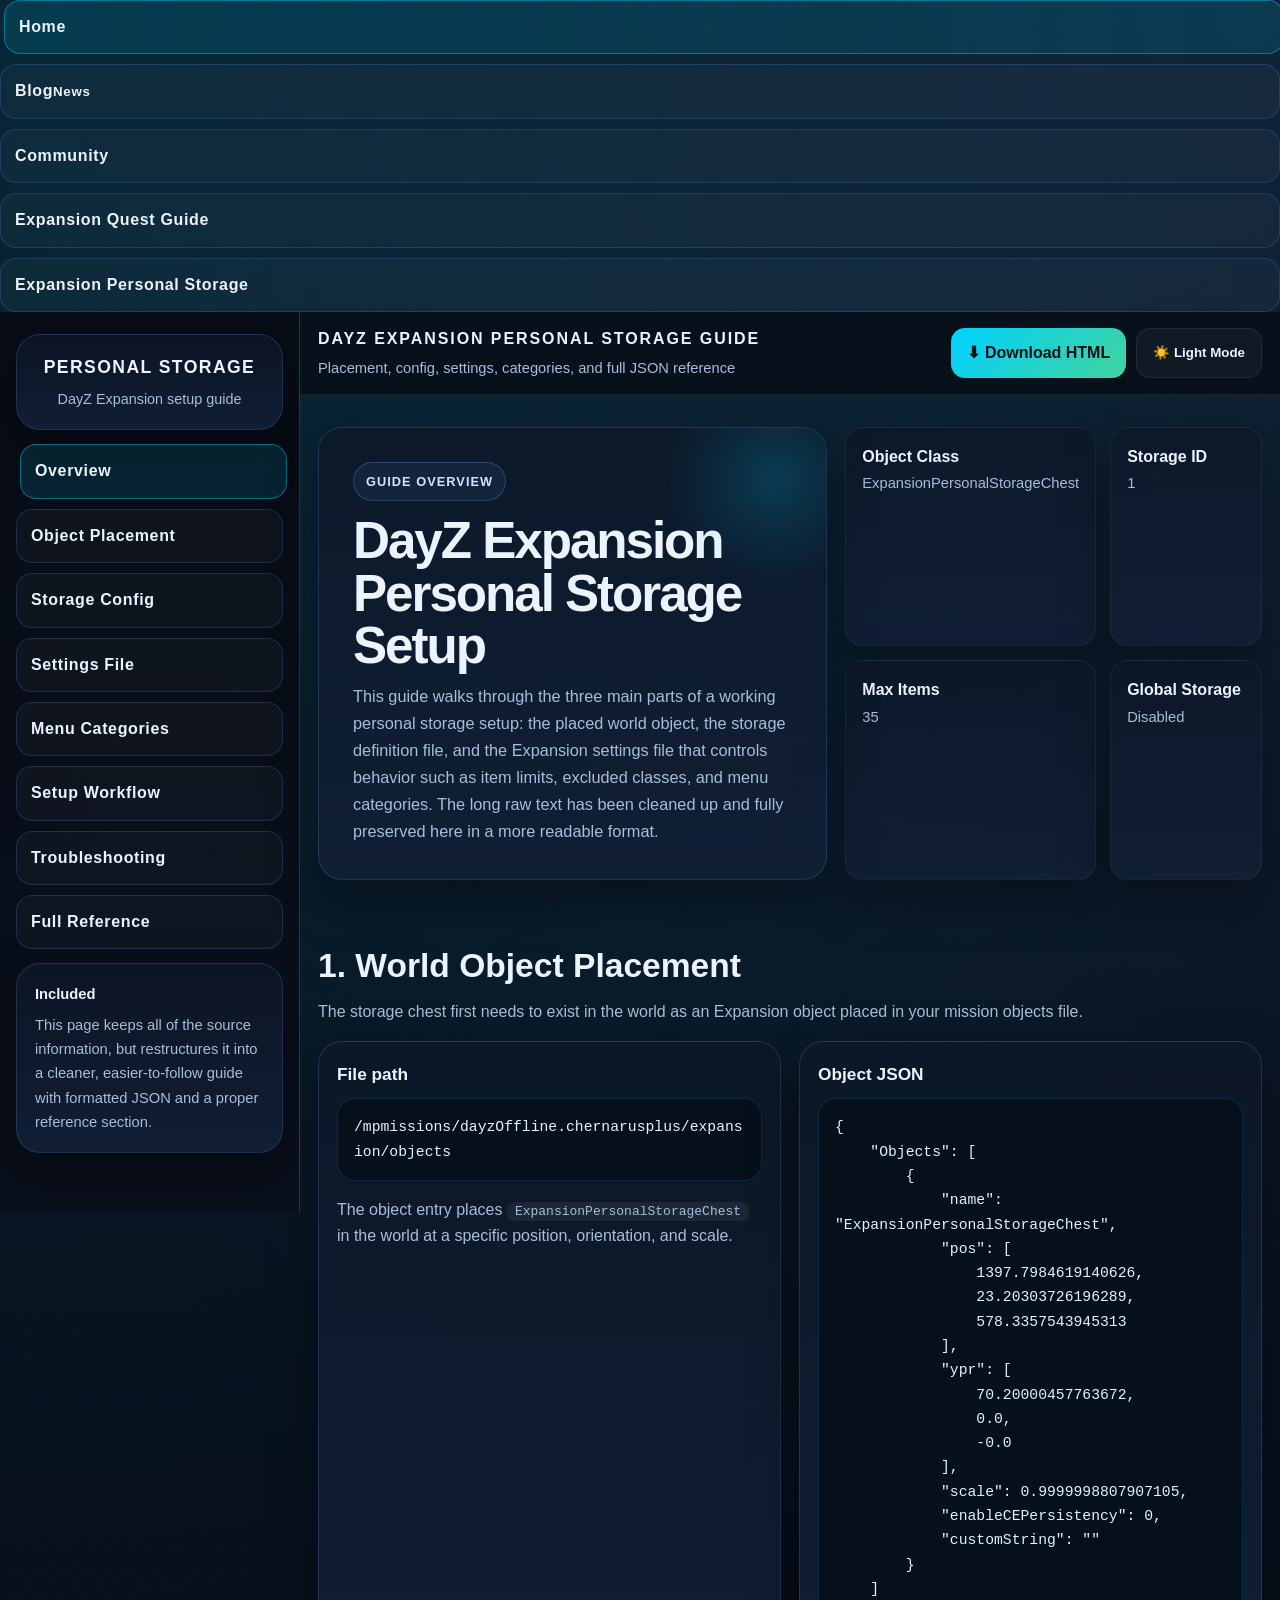
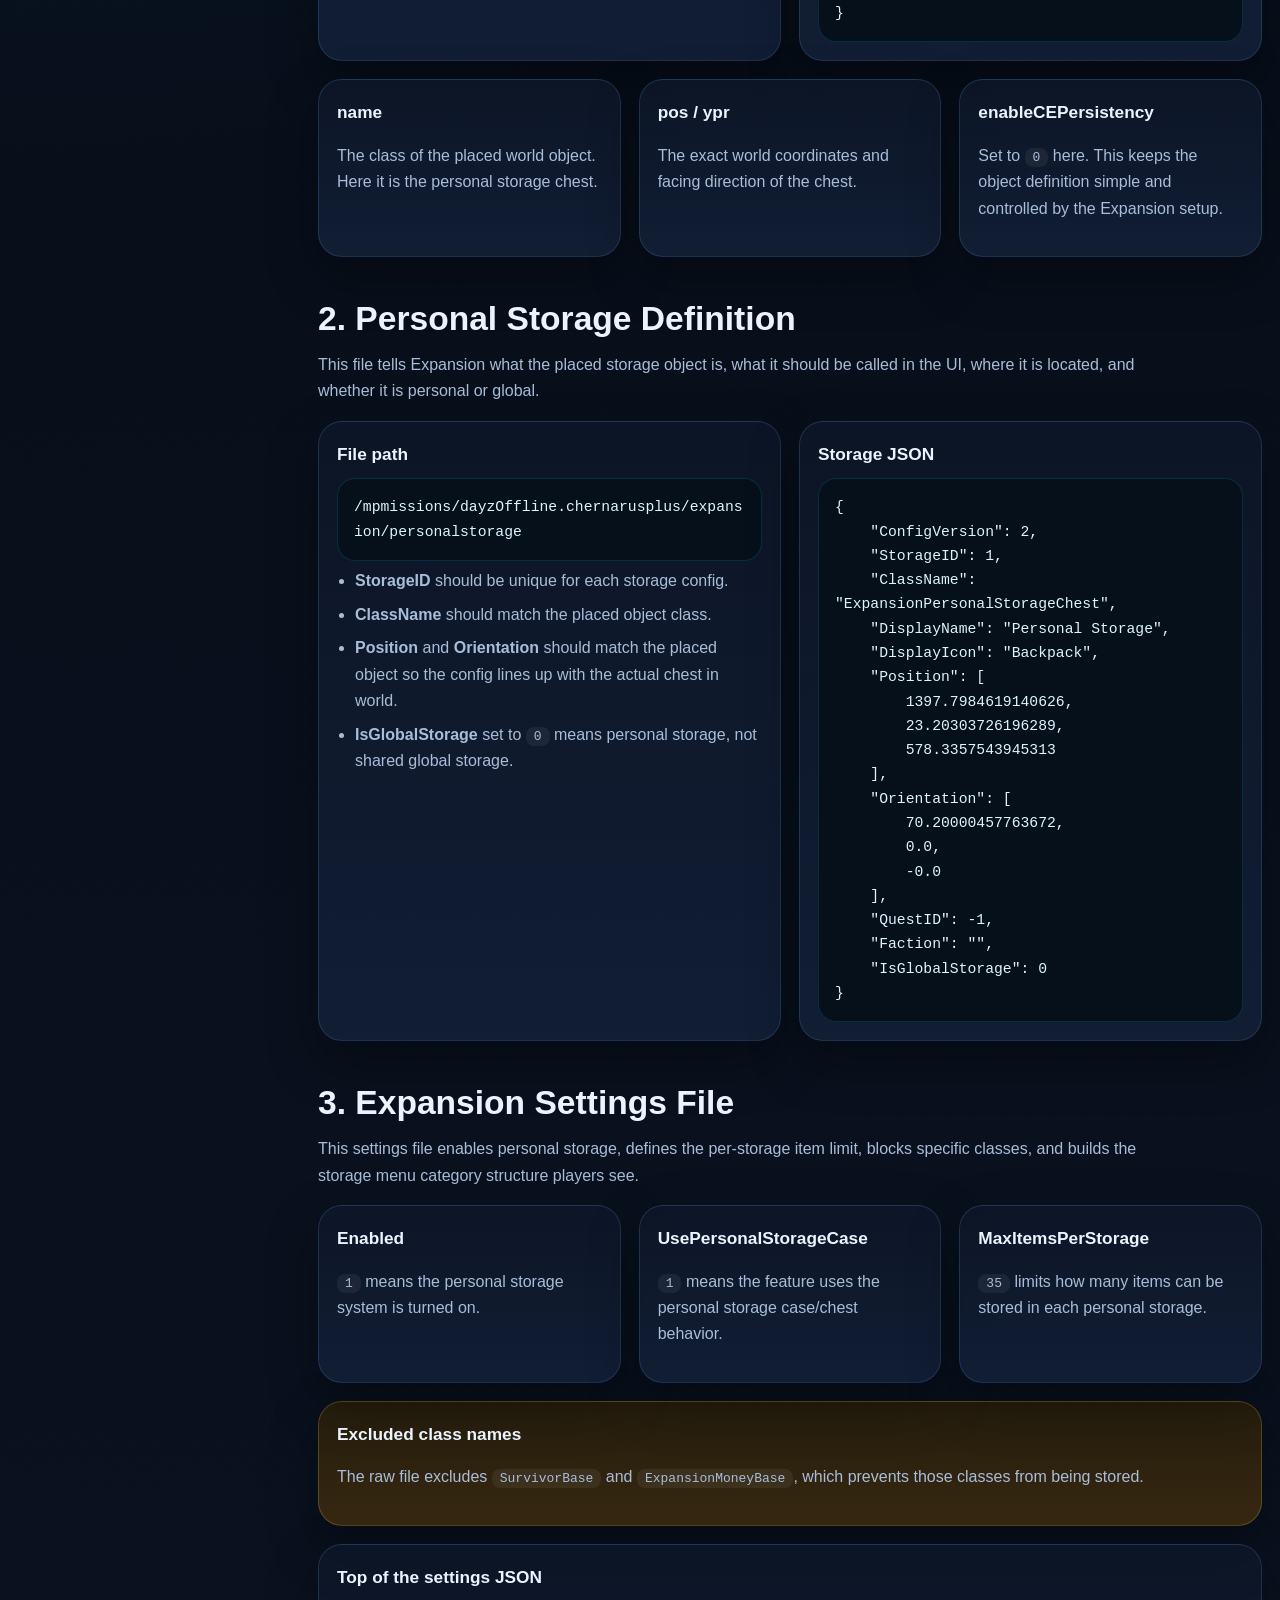
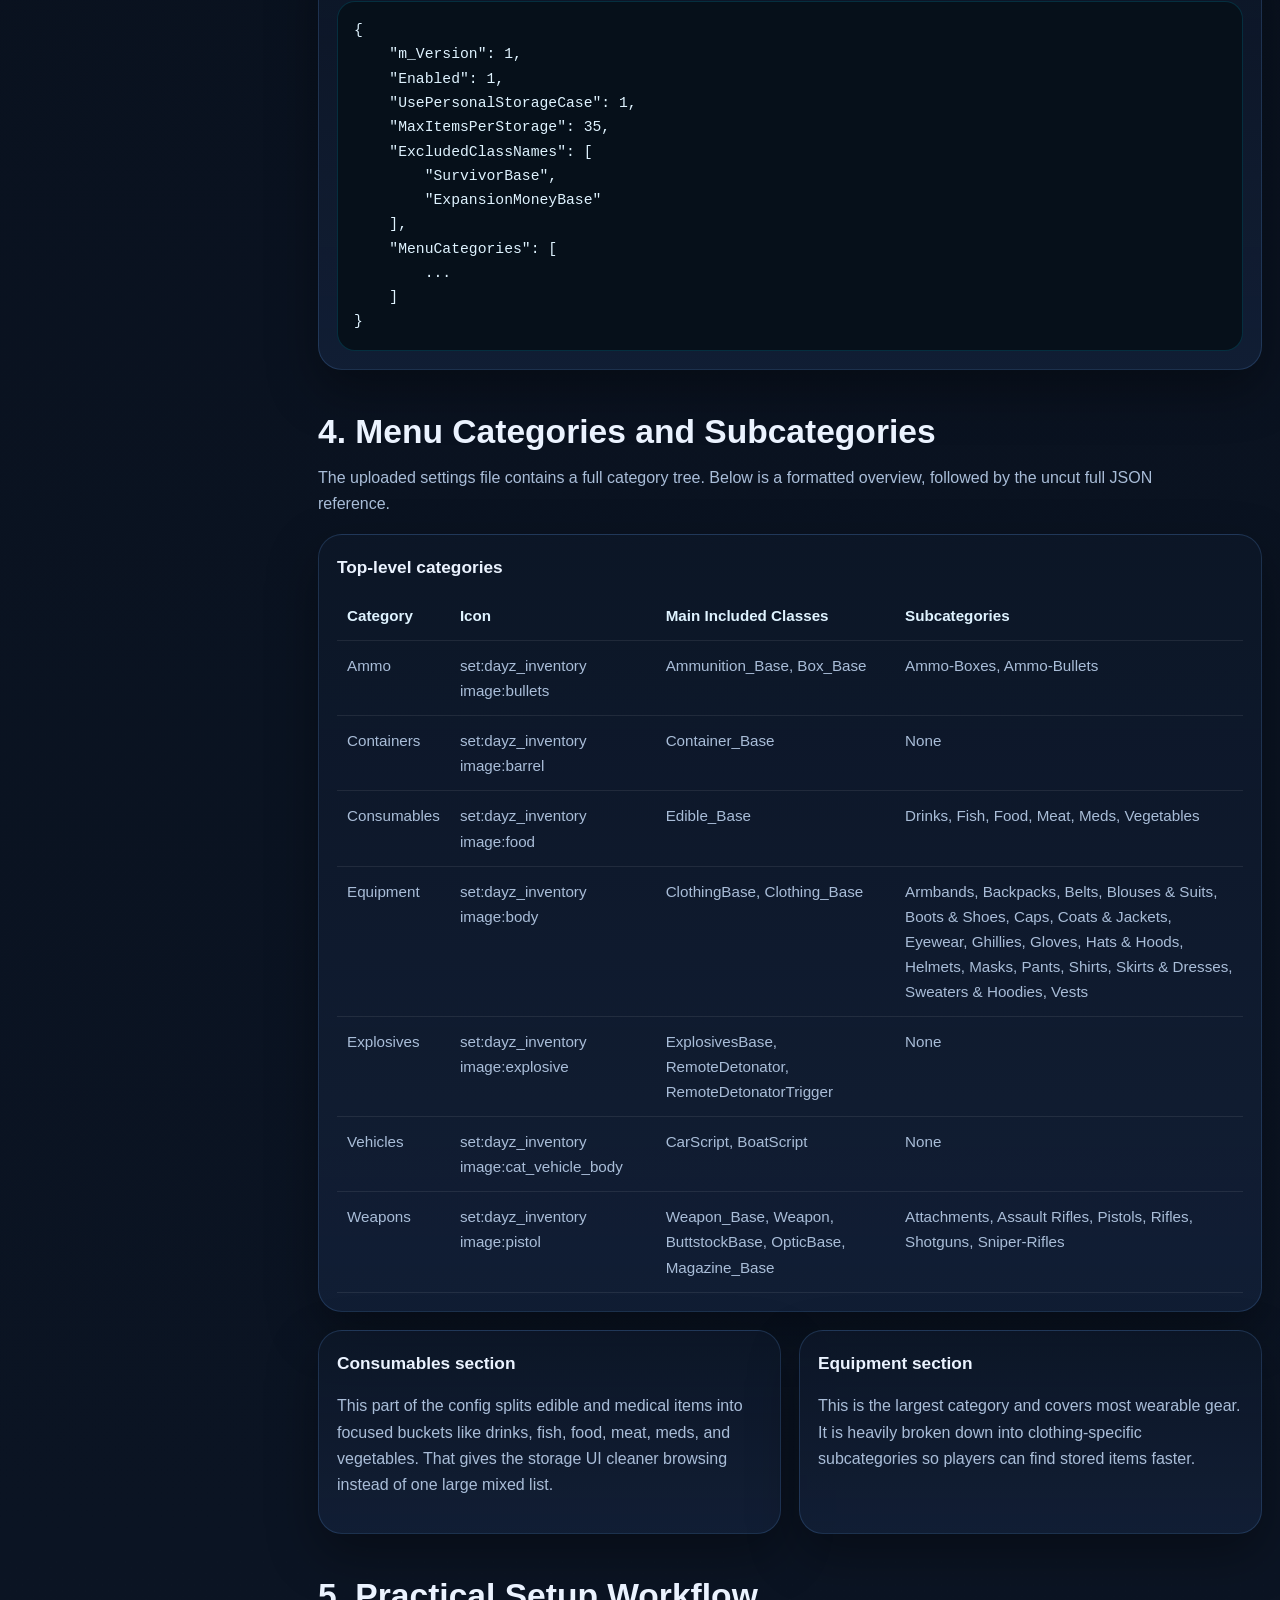
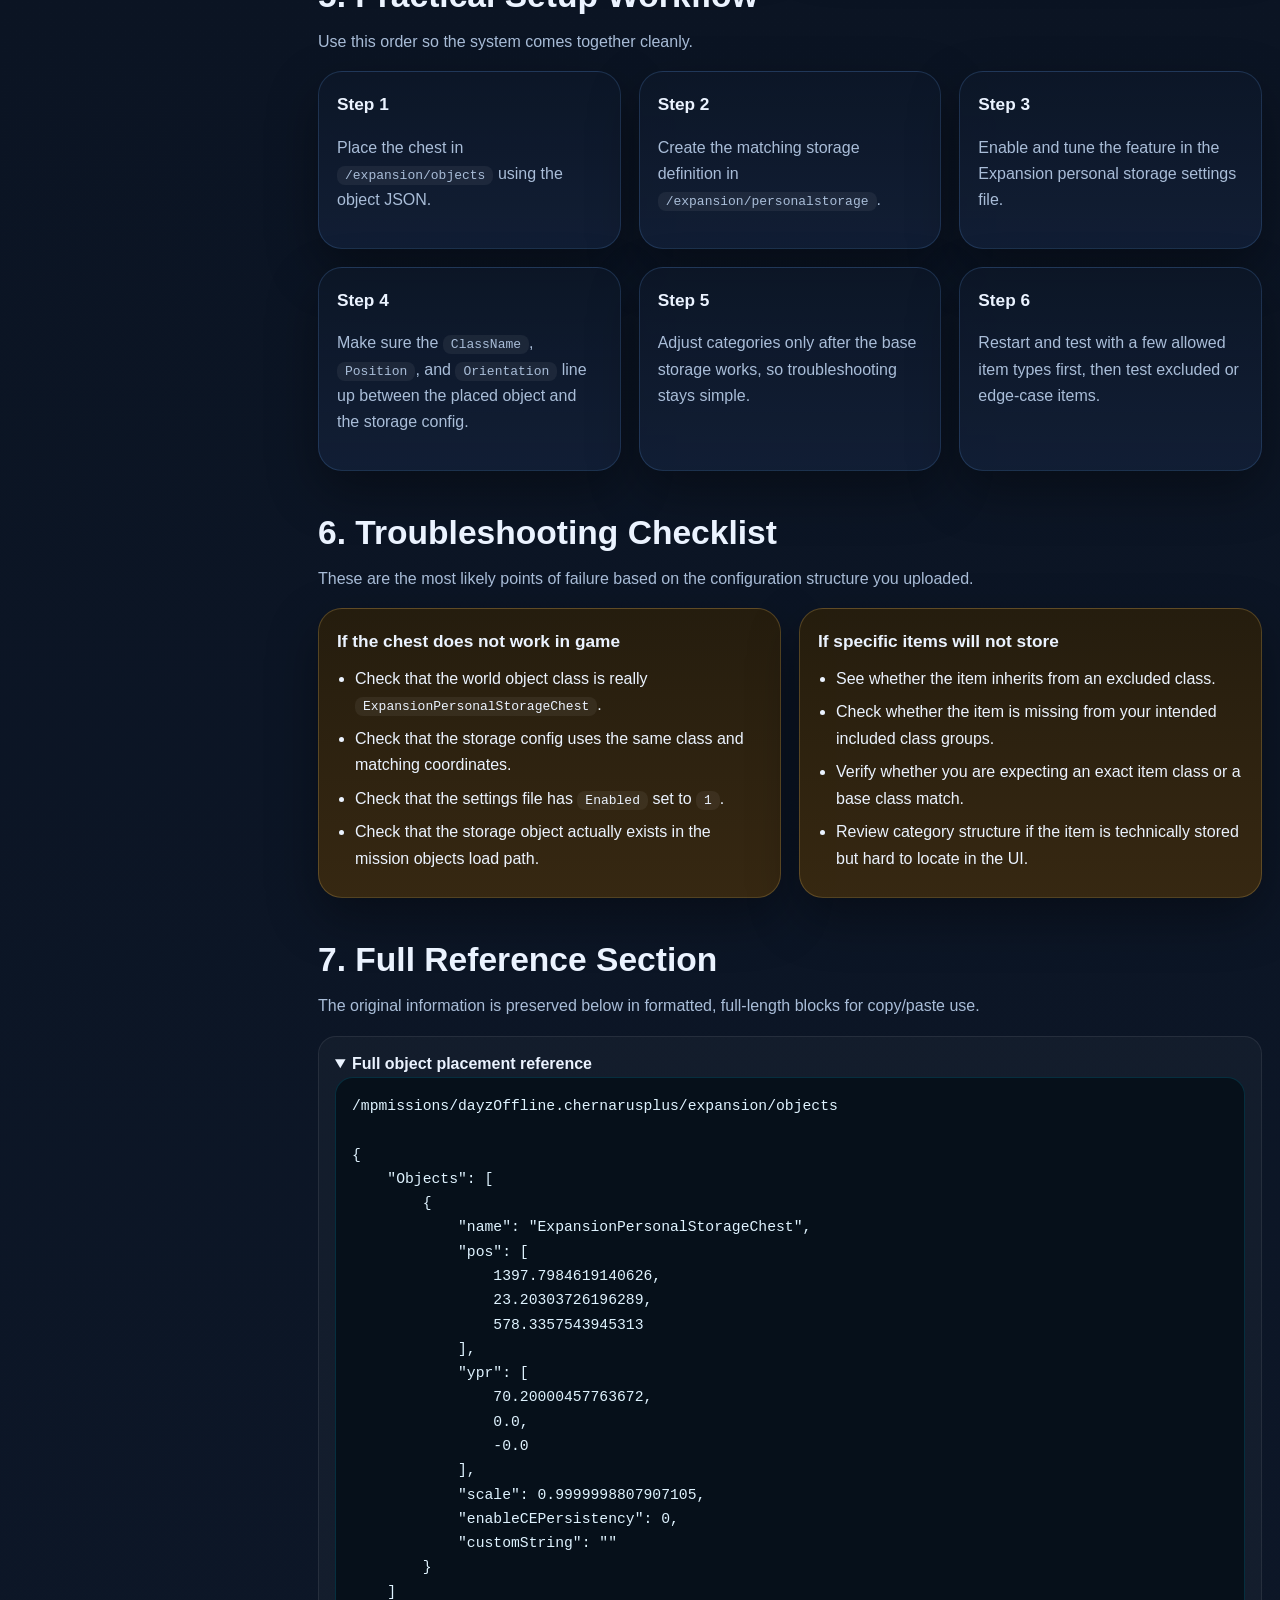
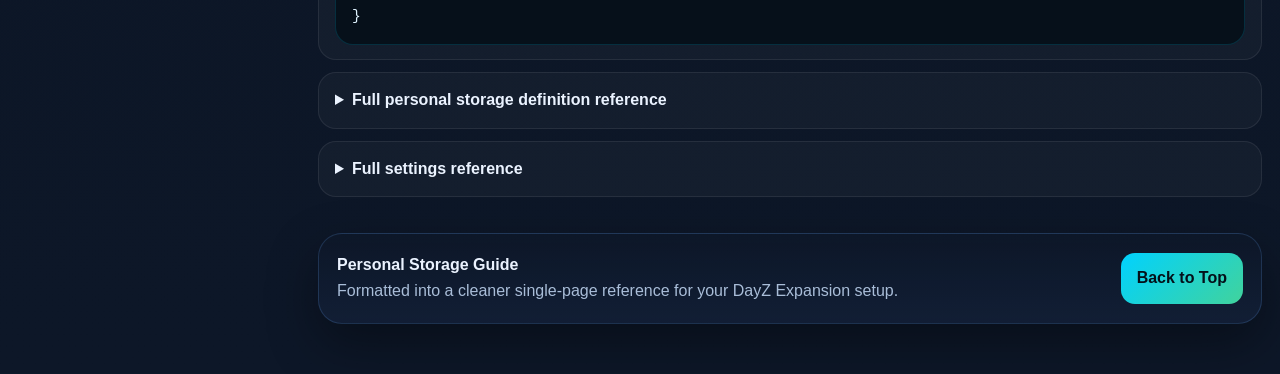
<file: personal_storage_guide.html>
<!DOCTYPE html>
<html lang="en">
<head>
  <meta charset="UTF-8" />
  <meta name="viewport" content="width=device-width, initial-scale=1.0" />
  <title>DayZ Expansion Personal Storage Guide</title>
  <style>
    :root{
      --bg:#08111f;--bg2:#0d1728;--panel:rgba(13,23,40,.82);--panel2:rgba(18,31,54,.92);--text:#ebf3ff;--muted:#a9bdd8;
      --line:rgba(106,173,255,.18);--line2:rgba(0,210,255,.28);--cyan:#00d2ff;--blue:#67a8ff;--green:#41d39c;--gold:#f5c86a;
      --shadow:0 20px 50px rgba(0,0,0,.35);--radius:24px;--max:1400px;
    }
    *{box-sizing:border-box}html{scroll-behavior:smooth}body{margin:0;font-family:Inter,Arial,Helvetica,sans-serif;color:var(--text);background:
      radial-gradient(circle at top left, rgba(0,210,255,.12), transparent 26%),
      radial-gradient(circle at top right, rgba(103,168,255,.12), transparent 24%),
      linear-gradient(180deg,#050b15 0%,#09111e 40%,#0d1728 100%);
      line-height:1.65}
    a{text-decoration:none;color:inherit}
    .site{display:grid;grid-template-columns:300px 1fr;min-height:100vh}
    .sidebar{position:sticky;top:0;height:100vh;padding:22px 16px;border-right:1px solid var(--line2);background:linear-gradient(180deg,rgba(7,12,21,.98),rgba(10,16,28,.96));overflow:auto}
    .brand,.note,.card,.hero,.code,.tip,.table-wrap,.footer-card,.stat{background:linear-gradient(180deg,var(--panel),var(--panel2));border:1px solid var(--line);border-radius:var(--radius);box-shadow:var(--shadow)}
    .brand,.note,.card,.code,.tip,.footer-card,.table-wrap{padding:18px}
    .brand{margin-bottom:14px;text-align:center}.brand h2{margin:0;font-size:1.1rem;letter-spacing:.08em}.brand p{margin:.35rem 0 0;color:var(--muted);font-size:.9rem}
    .nav{display:grid;gap:10px}.nav a{padding:13px 14px;border-radius:16px;background:rgba(255,255,255,.03);border:1px solid rgba(103,168,255,.18);font-weight:800;letter-spacing:.04em;transition:.2s}
    .nav a:hover,.nav a.active{background:rgba(0,210,255,.12);border-color:rgba(0,210,255,.42);transform:translateX(4px)}
    .note{margin-top:14px}.note p{margin:0;color:var(--muted);font-size:.92rem}
    .main{min-width:0}.topbar{position:sticky;top:0;z-index:50;background:rgba(6,10,18,.72);backdrop-filter:blur(14px);border-bottom:1px solid rgba(255,255,255,.06)}
    .wrap{width:min(calc(100% - 36px),var(--max));margin:0 auto}.topbar .wrap{display:flex;justify-content:space-between;align-items:center;gap:16px;padding:14px 0;flex-wrap:wrap}
    .topcopy h1{margin:0;font-size:1rem;letter-spacing:.12em}.topcopy p{margin:.2rem 0 0;color:var(--muted);font-size:.92rem}
    .btns{display:flex;gap:10px;flex-wrap:wrap}.btn,.ghost{display:inline-flex;align-items:center;gap:10px;padding:12px 16px;border-radius:14px;font-weight:800;cursor:pointer;border:0}
    .btn{background:linear-gradient(135deg,var(--cyan),var(--green));color:#041019}.ghost{background:rgba(255,255,255,.04);color:var(--text);border:1px solid rgba(255,255,255,.08)}
    .hero{padding:34px;position:relative;overflow:hidden}.hero:before{content:"";position:absolute;right:-60px;top:-60px;width:220px;height:220px;background:radial-gradient(circle, rgba(0,210,255,.18), transparent 70%)}
    .hero-grid{display:grid;grid-template-columns:1.1fr .9fr;gap:18px;padding:24px 0}.eyebrow{display:inline-block;padding:8px 12px;border-radius:999px;border:1px solid rgba(103,168,255,.26);background:rgba(103,168,255,.08);color:#cfe4ff;font-size:.8rem;font-weight:800;letter-spacing:.08em;text-transform:uppercase}
    .hero h2{margin:14px 0 10px;font-size:clamp(2rem,4vw,3.8rem);line-height:1.03;letter-spacing:-.04em}.hero p{margin:0;color:var(--muted);font-size:1.02rem}
    .stats{display:grid;grid-template-columns:repeat(2,1fr);gap:14px}.stat{padding:16px;border-radius:18px;border:1px solid rgba(255,255,255,.06)}.stat strong{display:block}.stat span{color:var(--muted);font-size:.92rem}
    section{padding:8px 0 26px}.section-head{display:flex;justify-content:space-between;align-items:end;gap:16px;flex-wrap:wrap;margin-bottom:16px}.section-head h3{margin:0;font-size:clamp(1.45rem,3vw,2.1rem)}.section-head p{margin:.35rem 0 0;color:var(--muted);max-width:840px}
    .grid-2,.grid-3{display:grid;gap:18px}.grid-2{grid-template-columns:1fr 1fr}.grid-3{grid-template-columns:repeat(3,1fr)}
    .card h4,.code h4,.tip h4,.table-wrap h4{margin:0 0 10px;font-size:1.08rem}.card p,.tip p,.card li{color:var(--muted)}
    ul.clean{margin:0;padding-left:18px}.clean li{margin:.45rem 0}
    pre{margin:0;white-space:pre-wrap;word-break:break-word;background:#06101a;border:1px solid rgba(0,210,255,.16);border-radius:18px;padding:16px;color:#dff3ff;font-size:.92rem;overflow:auto}
    code.inline{background:rgba(255,255,255,.06);padding:2px 8px;border-radius:8px}
    .tip{border-color:rgba(245,200,106,.22);background:linear-gradient(180deg,rgba(40,30,12,.92),rgba(59,42,16,.92))}
    table{width:100%;border-collapse:collapse;font-size:.95rem}th,td{padding:12px 10px;text-align:left;vertical-align:top;border-bottom:1px solid rgba(255,255,255,.08)}th{color:#dff3ff}td{color:var(--muted)}
    details{border:1px solid rgba(255,255,255,.08);border-radius:18px;background:rgba(255,255,255,.03);padding:14px 16px}details+details{margin-top:12px}summary{cursor:pointer;font-weight:800}
    .footer{padding:10px 0 50px}.footer-card{display:flex;justify-content:space-between;align-items:center;gap:18px;flex-wrap:wrap}.footer-card p{margin:0;color:var(--muted)}
    #top{position:fixed;right:18px;bottom:18px;width:48px;height:48px;border-radius:999px;border:0;display:none;background:linear-gradient(135deg,var(--cyan),var(--green));color:#041019;font-size:1.15rem;font-weight:900;box-shadow:var(--shadow);cursor:pointer}
    .light{--bg:#eef6ff;--bg2:#dfeafb;--panel:rgba(255,255,255,.94);--panel2:rgba(247,251,255,.98);--text:#102133;--muted:#50627a;--line:rgba(70,100,150,.12);--line2:rgba(0,140,220,.2);background:linear-gradient(180deg,#f7fbff 0%,#eaf2ff 100%)}
    .light body{background:none}
    @media (max-width:1100px){.hero-grid,.grid-2,.grid-3{grid-template-columns:1fr}}
    @media (max-width:860px){.site{grid-template-columns:1fr}.sidebar{display:none}}
  </style>
</head>
<body>

     <nav class="nav">
        <a href="index.html" class="active"><span>Home</span><small></small></a>
        <a href="blog.html"><span>Blog</span><small>News</small></a>
        <a href="community.html"><span>Community</span><small></small></a>
        <a href="expansion_quest_guide.html"><span>Expansion Quest Guide</span><small></small></a>
        <a href="personal_storage_guide.html"><span>Expansion Personal Storage</span><small></small></a>
      </nav>




  
  <div class="site">
    <aside class="sidebar">
      <div class="brand">
        <h2>PERSONAL STORAGE</h2>
        <p>DayZ Expansion setup guide</p>
      </div>
      <nav class="nav" id="nav">
        <a href="#overview">Overview</a>
        <a href="#object-map">Object Placement</a>
        <a href="#storage-config">Storage Config</a>
        <a href="#settings">Settings File</a>
        <a href="#categories">Menu Categories</a>
        <a href="#workflow">Setup Workflow</a>
        <a href="#troubleshooting">Troubleshooting</a>
        <a href="#reference">Full Reference</a>
      </nav>
      <div class="note">
        <p><strong style="color:var(--text);display:block;margin-bottom:6px">Included</strong>This page keeps all of the source information, but restructures it into a cleaner, easier-to-follow guide with formatted JSON and a proper reference section.</p>
      </div>
    </aside>

    <main class="main">
      <div class="topbar">
        <div class="wrap">
          <div class="topcopy">
            <h1>DAYZ EXPANSION PERSONAL STORAGE GUIDE</h1>
            <p>Placement, config, settings, categories, and full JSON reference</p>
          </div>
          <div class="btns">
            <a class="btn" href="personal_storage_guide.html" download>⬇ Download HTML</a>
            <button class="ghost" id="theme">☀️ Light Mode</button>
          </div>
        </div>
      </div>

      <div class="wrap">
        <section id="overview">
          <div class="hero-grid">
            <div class="hero">
              <span class="eyebrow">Guide Overview</span>
              <h2>DayZ Expansion Personal Storage Setup</h2>
              <p>This guide walks through the three main parts of a working personal storage setup: the placed world object, the storage definition file, and the Expansion settings file that controls behavior such as item limits, excluded classes, and menu categories. The long raw text has been cleaned up and fully preserved here in a more readable format.</p>
            </div>
            <div class="stats">
              <div class="stat"><strong>Object Class</strong><span>ExpansionPersonalStorageChest</span></div>
              <div class="stat"><strong>Storage ID</strong><span>1</span></div>
              <div class="stat"><strong>Max Items</strong><span>35</span></div>
              <div class="stat"><strong>Global Storage</strong><span>Disabled</span></div>
            </div>
          </div>
        </section>

        <section id="object-map">
          <div class="section-head"><div><h3>1. World Object Placement</h3><p>The storage chest first needs to exist in the world as an Expansion object placed in your mission objects file.</p></div></div>
          <div class="grid-2">
            <article class="card">
              <h4>File path</h4>
              <pre>/mpmissions/dayzOffline.chernarusplus/expansion/objects</pre>
              <p>The object entry places <code class="inline">ExpansionPersonalStorageChest</code> in the world at a specific position, orientation, and scale.</p>
            </article>
            <article class="code">
              <h4>Object JSON</h4>
              <pre>{
    "Objects": [
        {
            "name": "ExpansionPersonalStorageChest",
            "pos": [
                1397.7984619140626,
                23.20303726196289,
                578.3357543945313
            ],
            "ypr": [
                70.20000457763672,
                0.0,
                -0.0
            ],
            "scale": 0.9999998807907105,
            "enableCEPersistency": 0,
            "customString": ""
        }
    ]
}</pre>
            </article>
          </div>
          <div class="grid-3" style="margin-top:18px">
            <article class="card"><h4>name</h4><p>The class of the placed world object. Here it is the personal storage chest.</p></article>
            <article class="card"><h4>pos / ypr</h4><p>The exact world coordinates and facing direction of the chest.</p></article>
            <article class="card"><h4>enableCEPersistency</h4><p>Set to <code class="inline">0</code> here. This keeps the object definition simple and controlled by the Expansion setup.</p></article>
          </div>
        </section>

        <section id="storage-config">
          <div class="section-head"><div><h3>2. Personal Storage Definition</h3><p>This file tells Expansion what the placed storage object is, what it should be called in the UI, where it is located, and whether it is personal or global.</p></div></div>
          <div class="grid-2">
            <article class="card">
              <h4>File path</h4>
              <pre>/mpmissions/dayzOffline.chernarusplus/expansion/personalstorage</pre>
              <ul class="clean">
                <li><strong>StorageID</strong> should be unique for each storage config.</li>
                <li><strong>ClassName</strong> should match the placed object class.</li>
                <li><strong>Position</strong> and <strong>Orientation</strong> should match the placed object so the config lines up with the actual chest in world.</li>
                <li><strong>IsGlobalStorage</strong> set to <code class="inline">0</code> means personal storage, not shared global storage.</li>
              </ul>
            </article>
            <article class="code">
              <h4>Storage JSON</h4>
              <pre>{
    "ConfigVersion": 2,
    "StorageID": 1,
    "ClassName": "ExpansionPersonalStorageChest",
    "DisplayName": "Personal Storage",
    "DisplayIcon": "Backpack",
    "Position": [
        1397.7984619140626,
        23.20303726196289,
        578.3357543945313
    ],
    "Orientation": [
        70.20000457763672,
        0.0,
        -0.0
    ],
    "QuestID": -1,
    "Faction": "",
    "IsGlobalStorage": 0
}</pre>
            </article>
          </div>
        </section>

        <section id="settings">
          <div class="section-head"><div><h3>3. Expansion Settings File</h3><p>This settings file enables personal storage, defines the per-storage item limit, blocks specific classes, and builds the storage menu category structure players see.</p></div></div>
          <div class="grid-3">
            <article class="card"><h4>Enabled</h4><p><code class="inline">1</code> means the personal storage system is turned on.</p></article>
            <article class="card"><h4>UsePersonalStorageCase</h4><p><code class="inline">1</code> means the feature uses the personal storage case/chest behavior.</p></article>
            <article class="card"><h4>MaxItemsPerStorage</h4><p><code class="inline">35</code> limits how many items can be stored in each personal storage.</p></article>
          </div>
          <div class="tip" style="margin-top:18px">
            <h4>Excluded class names</h4>
            <p>The raw file excludes <code class="inline">SurvivorBase</code> and <code class="inline">ExpansionMoneyBase</code>, which prevents those classes from being stored.</p>
          </div>
          <div class="code" style="margin-top:18px">
            <h4>Top of the settings JSON</h4>
            <pre>{
    "m_Version": 1,
    "Enabled": 1,
    "UsePersonalStorageCase": 1,
    "MaxItemsPerStorage": 35,
    "ExcludedClassNames": [
        "SurvivorBase",
        "ExpansionMoneyBase"
    ],
    "MenuCategories": [
        ...
    ]
}</pre>
          </div>
        </section>

        <section id="categories">
          <div class="section-head"><div><h3>4. Menu Categories and Subcategories</h3><p>The uploaded settings file contains a full category tree. Below is a formatted overview, followed by the uncut full JSON reference.</p></div></div>
          <div class="table-wrap">
            <h4>Top-level categories</h4>
            <table>
              <thead><tr><th>Category</th><th>Icon</th><th>Main Included Classes</th><th>Subcategories</th></tr></thead>
              <tbody>
                <tr><td>Ammo</td><td>set:dayz_inventory image:bullets</td><td>Ammunition_Base, Box_Base</td><td>Ammo-Boxes, Ammo-Bullets</td></tr>
                <tr><td>Containers</td><td>set:dayz_inventory image:barrel</td><td>Container_Base</td><td>None</td></tr>
                <tr><td>Consumables</td><td>set:dayz_inventory image:food</td><td>Edible_Base</td><td>Drinks, Fish, Food, Meat, Meds, Vegetables</td></tr>
                <tr><td>Equipment</td><td>set:dayz_inventory image:body</td><td>ClothingBase, Clothing_Base</td><td>Armbands, Backpacks, Belts, Blouses & Suits, Boots & Shoes, Caps, Coats & Jackets, Eyewear, Ghillies, Gloves, Hats & Hoods, Helmets, Masks, Pants, Shirts, Skirts & Dresses, Sweaters & Hoodies, Vests</td></tr>
                <tr><td>Explosives</td><td>set:dayz_inventory image:explosive</td><td>ExplosivesBase, RemoteDetonator, RemoteDetonatorTrigger</td><td>None</td></tr>
                <tr><td>Vehicles</td><td>set:dayz_inventory image:cat_vehicle_body</td><td>CarScript, BoatScript</td><td>None</td></tr>
                <tr><td>Weapons</td><td>set:dayz_inventory image:pistol</td><td>Weapon_Base, Weapon, ButtstockBase, OpticBase, Magazine_Base</td><td>Attachments, Assault Rifles, Pistols, Rifles, Shotguns, Sniper-Rifles</td></tr>
              </tbody>
            </table>
          </div>
          <div class="grid-2" style="margin-top:18px">
            <article class="card">
              <h4>Consumables section</h4>
              <p>This part of the config splits edible and medical items into focused buckets like drinks, fish, food, meat, meds, and vegetables. That gives the storage UI cleaner browsing instead of one large mixed list.</p>
            </article>
            <article class="card">
              <h4>Equipment section</h4>
              <p>This is the largest category and covers most wearable gear. It is heavily broken down into clothing-specific subcategories so players can find stored items faster.</p>
            </article>
          </div>
        </section>

        <section id="workflow">
          <div class="section-head"><div><h3>5. Practical Setup Workflow</h3><p>Use this order so the system comes together cleanly.</p></div></div>
          <div class="grid-3">
            <article class="card"><h4>Step 1</h4><p>Place the chest in <code class="inline">/expansion/objects</code> using the object JSON.</p></article>
            <article class="card"><h4>Step 2</h4><p>Create the matching storage definition in <code class="inline">/expansion/personalstorage</code>.</p></article>
            <article class="card"><h4>Step 3</h4><p>Enable and tune the feature in the Expansion personal storage settings file.</p></article>
            <article class="card"><h4>Step 4</h4><p>Make sure the <code class="inline">ClassName</code>, <code class="inline">Position</code>, and <code class="inline">Orientation</code> line up between the placed object and the storage config.</p></article>
            <article class="card"><h4>Step 5</h4><p>Adjust categories only after the base storage works, so troubleshooting stays simple.</p></article>
            <article class="card"><h4>Step 6</h4><p>Restart and test with a few allowed item types first, then test excluded or edge-case items.</p></article>
          </div>
        </section>

        <section id="troubleshooting">
          <div class="section-head"><div><h3>6. Troubleshooting Checklist</h3><p>These are the most likely points of failure based on the configuration structure you uploaded.</p></div></div>
          <div class="grid-2">
            <article class="tip">
              <h4>If the chest does not work in game</h4>
              <ul class="clean">
                <li>Check that the world object class is really <code class="inline">ExpansionPersonalStorageChest</code>.</li>
                <li>Check that the storage config uses the same class and matching coordinates.</li>
                <li>Check that the settings file has <code class="inline">Enabled</code> set to <code class="inline">1</code>.</li>
                <li>Check that the storage object actually exists in the mission objects load path.</li>
              </ul>
            </article>
            <article class="tip">
              <h4>If specific items will not store</h4>
              <ul class="clean">
                <li>See whether the item inherits from an excluded class.</li>
                <li>Check whether the item is missing from your intended included class groups.</li>
                <li>Verify whether you are expecting an exact item class or a base class match.</li>
                <li>Review category structure if the item is technically stored but hard to locate in the UI.</li>
              </ul>
            </article>
          </div>
        </section>

        <section id="reference">
          <div class="section-head"><div><h3>7. Full Reference Section</h3><p>The original information is preserved below in formatted, full-length blocks for copy/paste use.</p></div></div>
          <details open>
            <summary>Full object placement reference</summary>
            <pre>/mpmissions/dayzOffline.chernarusplus/expansion/objects

{
    "Objects": [
        {
            "name": "ExpansionPersonalStorageChest",
            "pos": [
                1397.7984619140626,
                23.20303726196289,
                578.3357543945313
            ],
            "ypr": [
                70.20000457763672,
                0.0,
                -0.0
            ],
            "scale": 0.9999998807907105,
            "enableCEPersistency": 0,
            "customString": ""
        }
    ]
}</pre>
          </details>
          <details>
            <summary>Full personal storage definition reference</summary>
            <pre>/mpmissions/dayzOffline.chernarusplus/expansion/personalstorage

{
    "ConfigVersion": 2,
    "StorageID": 1,
    "ClassName": "ExpansionPersonalStorageChest",
    "DisplayName": "Personal Storage",
    "DisplayIcon": "Backpack",
    "Position": [
         1397.7984619140626,
         23.20303726196289,
         578.3357543945313
    ],
    "Orientation": [
        70.20000457763672,
        0.0,
        -0.0
    ],
    "QuestID": -1,
    "Faction": "",
    "IsGlobalStorage": 0
}</pre>
          </details>
          <details>
            <summary>Full settings reference</summary>
            <pre>/mpmissions/dayzOffline.chernarusplus/expansion/settings

{
    "m_Version": 1,
    "Enabled": 1,
    "UsePersonalStorageCase": 1,
    "MaxItemsPerStorage": 35,
    "ExcludedClassNames": [
        "SurvivorBase",
        "ExpansionMoneyBase"
    ],
    "MenuCategories": [
        {
            "DisplayName": "Ammo",
            "IconPath": "set:dayz_inventory image:bullets",
            "Included": [
                "Ammunition_Base",
                "Box_Base"
            ],
            "Excluded": [],
            "SubCategories": [
                {
                    "DisplayName": "Ammo-Boxes",
                    "IconPath": "set:dayz_inventory image:bullets",
                    "Included": [
                        "Box_Base"
                    ],
                    "Excluded": []
                },
                {
                    "DisplayName": "Ammo-Bullets",
                    "IconPath": "set:dayz_inventory image:bullets",
                    "Included": [
                        "Ammunition_Base"
                    ],
                    "Excluded": []
                }
            ]
        },
        {
            "DisplayName": "Containers",
            "IconPath": "set:dayz_inventory image:barrel",
            "Included": [
                "Container_Base"
            ],
            "Excluded": [],
            "SubCategories": []
        },
        {
            "DisplayName": "Consumables",
            "IconPath": "set:dayz_inventory image:food",
            "Included": [
                "Edible_Base"
            ],
            "Excluded": [],
            "SubCategories": [
                {
                    "DisplayName": "Drinks",
                    "IconPath": "set:dayz_inventory image:canteen",
                    "Included": [
                        "SodaCan_ColorBase",
                        "WaterBottle",
                        "Canteen",
                        "Vodka"
                    ],
                    "Excluded": []
                },
                {
                    "DisplayName": "Fish",
                    "IconPath": "set:dayz_inventory image:food",
                    "Included": [
                        "CarpFilletMeat",
                        "MackerelFilletMeat",
                        "Carp",
                        "Sardines",
                        "Mackerel"
                    ],
                    "Excluded": []
                },
                {
                    "DisplayName": "Food",
                    "IconPath": "set:dayz_inventory image:food",
                    "Included": [
                        "Zagorky",
                        "ZagorkyChocolate",
                        "ZagorkyPeanuts",
                        "PowderedMilk",
                        "BoxCerealCrunchin",
                        "Rice",
                        "Marmalade",
                        "Honey",
                        "SaltySticks",
                        "Crackers",
                        "Chips",
                        "Pajka",
                        "Pate",
                        "BrisketSpread",
                        "SardinesCan",
                        "TunaCan",
                        "DogFoodCan",
                        "CatFoodCan",
                        "PorkCan",
                        "Lunchmeat",
                        "UnknownFoodCan",
                        "PeachesCan",
                        "SpaghettiCan",
                        "BakedBeansCan",
                        "TacticalBaconCan"
                    ],
                    "Excluded": []
                },
                {
                    "DisplayName": "Meat",
                    "IconPath": "set:dayz_inventory image:food",
                    "Included": [
                        "BearSteakMeat",
                        "GoatSteakMeat",
                        "BoarSteakMeat",
                        "PigSteakMeat",
                        "DeerSteakMeat",
                        "WolfSteakMeat",
                        "CowSteakMeat",
                        "SheepSteakMeat",
                        "ChickenBreastMeat",
                        "RabbitLegMeat"
                    ],
                    "Excluded": []
                },
                {
                    "DisplayName": "Meds",
                    "IconPath": "set:dayz_inventory image:medicalbandage",
                    "Included": [
                        "CharcoalTablets",
                        "DisinfectantAlcohol",
                        "PurificationTablets",
                        "VitaminBottle",
                        "DisinfectantSpray",
                        "TetracyclineAntibiotics",
                        "PainkillerTablets",
                        "IodineTincture"
                    ],
                    "Excluded": []
                },
                {
                    "DisplayName": "Vegetables",
                    "IconPath": "set:dayz_inventory image:food",
                    "Included": [
                        "Apple",
                        "GreenBellPepper",
                        "Zucchini",
                        "Pumpkin",
                        "SlicedPumpkin",
                        "PotatoSeed",
                        "Potato",
                        "Tomato",
                        "SambucusBerry",
                        "CaninaBerry",
                        "Plum",
                        "Pear",
                        "MushroomBase"
                    ],
                    "Excluded": []
                }
            ]
        },
        {
            "DisplayName": "Equipment",
            "IconPath": "set:dayz_inventory image:body",
            "Included": [
                "ClothingBase",
                "Clothing_Base"
            ],
            "Excluded": [],
            "SubCategories": [
                {
                    "DisplayName": "Armbands",
                    "IconPath": "set:dayz_inventory image:armband",
                    "Included": [
                        "Armband_ColorBase"
                    ],
                    "Excluded": []
                },
                {
                    "DisplayName": "Backpacks",
                    "IconPath": "set:dayz_inventory image:back",
                    "Included": [
                        "ChildBag_ColorBase",
                        "DryBag_ColorBase",
                        "TaloonBag_ColorBase",
                        "SmershBag",
                        "AssaultBag_ColorBase",
                        "HuntingBag",
                        "TortillaBag",
                        "CoyoteBag_ColorBase",
                        "MountainBag_ColorBase",
                        "AliceBag_ColorBase"
                    ],
                    "Excluded": []
                },
                {
                    "DisplayName": "Belts",
                    "IconPath": "set:dayz_inventory image:hips",
                    "Included": [
                        "CivilianBelt",
                        "MilitaryBelt"
                    ],
                    "Excluded": []
                },
                {
                    "DisplayName": "Blouses & Suits",
                    "IconPath": "set:dayz_inventory image:body",
                    "Included": [
                        "Blouse_ColorBase",
                        "ManSuit_ColorBase",
                        "WomanSuit_ColorBase"
                    ],
                    "Excluded": []
                },
                {
                    "DisplayName": "Boots & Shoes",
                    "IconPath": "set:dayz_inventory image:feet",
                    "Included": [
                        "AthleticShoes_ColorBase",
                        "JoggingShoes_ColorBase",
                        "Sneakers_ColorBase",
                        "Ballerinas_ColorBase",
                        "DressShoes_ColorBase",
                        "HikingBootsLow_ColorBase",
                        "WorkingBoots_ColorBase",
                        "HikingBoots_ColorBase",
                        "CombatBoots_ColorBase",
                        "JungleBoots_ColorBase",
                        "Wellies_ColorBase",
                        "TTSKOBoots",
                        "MilitaryBoots_ColorBase",
                        "NBCBootsBase"
                    ],
                    "Excluded": []
                },
                {
                    "DisplayName": "Caps",
                    "IconPath": "set:dayz_inventory image:headgear",
                    "Included": [
                        "BaseballCap_CMMG_Pink",
                        "BaseballCap_CMMG_Black",
                        "BaseballCap_ColorBase",
                        "PrisonerCap",
                        "PilotkaCap",
                        "PoliceCap",
                        "FlatCap_ColorBase",
                        "ZmijovkaCap_ColorBase",
                        "RadarCap_ColorBase"
                    ],
                    "Excluded": []
                },
                {
                    "DisplayName": "Coats & Jackets",
                    "IconPath": "set:dayz_inventory image:body",
                    "Included": [
                        "LabCoat",
                        "TrackSuitJacket_ColorBase",
                        "DenimJacket",
                        "WoolCoat_ColorBase",
                        "RidersJacket_ColorBase",
                        "FirefighterJacket_ColorBase",
                        "JumpsuitJacket_ColorBase",
                        "BomberJacket_ColorBase",
                        "QuiltedJacket_ColorBase",
                        "PrisonUniformJacket",
                        "PoliceJacketOrel",
                        "PoliceJacket",
                        "ParamedicJacket_ColorBase",
                        "HikingJacket_ColorBase",
                        "Raincoat_ColorBase",
                        "TTsKOJacket_ColorBase",
                        "BDUJacket",
                        "HuntingJacket_ColorBase",
                        "M65Jacket_ColorBase",
                        "GorkaEJacket_ColorBase",
                        "USMCJacket_ColorBase",
                        "NBCJacketBase"
                    ],
                    "Excluded": []
                },
                {
                    "DisplayName": "Eyewear",
                    "IconPath": "set:dayz_inventory image:eyewear",
                    "Included": [
                        "SportGlasses_ColorBase",
                        "ThinFramesGlasses",
                        "ThickFramesGlasses",
                        "DesignerGlasses",
                        "AviatorGlasses",
                        "TacticalGoggles",
                        "NVGHeadstrap",
                        "EyePatch_Improvised"
                    ],
                    "Excluded": []
                },
                {
                    "DisplayName": "Ghillies",
                    "IconPath": "set:dayz_inventory image:missing",
                    "Included": [
                        "GhillieHood_ColorBase",
                        "GhillieBushrag_ColorBase",
                        "GhillieTop_ColorBase",
                        "GhillieSuit_ColorBase"
                    ],
                    "Excluded": []
                },
                {
                    "DisplayName": "Gloves",
                    "IconPath": "set:dayz_inventory image:gloves",
                    "Included": [
                        "SurgicalGloves_ColorBase",
                        "WorkingGloves_ColorBase",
                        "TacticalGloves_ColorBase",
                        "OMNOGloves_ColorBase",
                        "NBCGloves_ColorBase"
                    ],
                    "Excluded": []
                },
                {
                    "DisplayName": "Hats & Hoods",
                    "IconPath": "set:dayz_inventory image:headgear",
                    "Included": [
                        "MedicalScrubsHat_ColorBase",
                        "CowboyHat_ColorBase",
                        "MilitaryBeret_ColorBase",
                        "BeanieHat_ColorBase",
                        "Ushanka_ColorBase",
                        "BoonieHat_ColorBase",
                        "OfficerHat",
                        "NBCHood"
                    ],
                    "Excluded": []
                },
                {
                    "DisplayName": "Helmets",
                    "IconPath": "set:dayz_inventory image:headgear",
                    "Included": [
                        "HelmetBase"
                    ],
                    "Excluded": []
                },
                {
                    "DisplayName": "Masks",
                    "IconPath": "set:dayz_inventory image:mask",
                    "Included": [
                        "SurgicalMask",
                        "NioshFaceMask",
                        "HockeyMask",
                        "BalaclavaMask_ColorBase",
                        "Balaclava3Holes_ColorBase",
                        "WeldingMask",
                        "GasMask",
                        "GP5GasMask",
                        "AirborneMask"
                    ],
                    "Excluded": []
                },
                {
                    "DisplayName": "Pants",
                    "IconPath": "set:dayz_inventory image:legs",
                    "Included": [
                        "MedicalScrubsPants_ColorBase",
                        "TrackSuitPants_ColorBase",
                        "PrisonUniformPants",
                        "Breeches_ColorBase",
                        "SlacksPants_ColorBase",
                        "CanvasPantsMidi_ColorBase",
                        "CanvasPants_ColorBase",
                        "JumpsuitPants_ColorBase",
                        "PolicePants",
                        "ParamedicPants_ColorBase",
                        "FirefightersPants_ColorBase",
                        "CargoPants_ColorBase",
                        "ShortJeans_ColorBase",
                        "Jeans_ColorBase",
                        "TTSKOPants",
                        "BDUPants",
                        "USMCPants_ColorBase",
                        "PolicePantsOrel",
                        "HunterPants_ColorBase",
                        "GorkaPants_ColorBase",
                        "NBCPantsBase"
                    ],
                    "Excluded": []
                },
                {
                    "DisplayName": "Shirts",
                    "IconPath": "set:dayz_inventory image:body",
                    "Included": [
                        "TShirt_ColorBase",
                        "Shirt_ColorBase"
                    ],
                    "Excluded": []
                },
                {
                    "DisplayName": "Skirts & Dresses",
                    "IconPath": "set:dayz_inventory image:body",
                    "Included": [
                        "Skirt_ColorBase",
                        "MiniDress_ColorBase",
                        "NurseDress_ColorBase"
                    ],
                    "Excluded": []
                },
                {
                    "DisplayName": "Sweaters & Hoodies",
                    "IconPath": "set:dayz_inventory image:body",
                    "Included": [
                        "Sweater_ColorBase",
                        "Hoodie_ColorBase"
                    ],
                    "Excluded": []
                },
                {
                    "DisplayName": "Vests",
                    "IconPath": "set:dayz_inventory image:vest",
                    "Included": [
                        "ReflexVest",
                        "PoliceVest",
                        "PressVest_ColorBase",
                        "UKAssVest_ColorBase",
                        "SmershVest",
                        "HighCapacityVest_ColorBase",
                        "PlateCarrierVest",
                        "HuntingVest"
                    ],
                    "Excluded": []
                }
            ]
        },
        {
            "DisplayName": "Explosives",
            "IconPath": "set:dayz_inventory image:explosive",
            "Included": [
                "ExplosivesBase",
                "RemoteDetonator",
                "RemoteDetonatorTrigger",
                "RemoteDetonatorTrigger"
            ],
            "Excluded": [],
            "SubCategories": []
        },
        {
            "DisplayName": "Vehicles",
            "IconPath": "set:dayz_inventory image:cat_vehicle_body",
            "Included": [
                "CarScript",
                "BoatScript"
            ],
            "Excluded": [],
            "SubCategories": []
        },
        {
            "DisplayName": "Weapons",
            "IconPath": "set:dayz_inventory image:pistol",
            "Included": [
                "Weapon_Base",
                "Weapon",
                "ButtstockBase",
                "OpticBase",
                "Magazine_Base"
            ],
            "Excluded": [
                "Ammunition_Base"
            ],
            "SubCategories": [
                {
                    "DisplayName": "Attachments",
                    "IconPath": "set:dayz_inventory image:weaponmuzzle",
                    "Included": [
                        "ButtstockBase",
                        "OpticBase",
                        "Magazine_Base"
                    ],
                    "Excluded": [
                        "Ammunition_Base"
                    ]
                },
                {
                    "DisplayName": "Assault Rifles",
                    "IconPath": "set:dayz_inventory image:pistol",
                    "Included": [
                        "FAL_Base",
                        "AKM_Base",
                        "AK74_Base",
                        "M4A1_Base",
                        "M16A2_Base",
                        "Famas_Base",
                        "Aug_Base"
                    ],
                    "Excluded": []
                },
                {
                    "DisplayName": "Pistols",
                    "IconPath": "set:dayz_inventory image:pistol",
                    "Included": [
                        "Pistol_Base"
                    ],
                    "Excluded": []
                },
                {
                    "DisplayName": "Rifles",
                    "IconPath": "set:dayz_inventory image:pistol",
                    "Included": [
                        "Izh18_Base",
                        "Ruger1022_Base",
                        "Repeater_Base",
                        "Mosin9130_Base",
                        "CZ527_Base",
                        "CZ550_Base",
                        "Winchester70_Base",
                        "SSG82_Base"
                    ],
                    "Excluded": []
                },
                {
                    "DisplayName": "Shotguns",
                    "IconPath": "set:dayz_inventory image:pistol",
                    "Included": [
                        "Izh18Shotgun_Base",
                        "Izh43Shotgun_Base",
                        "Mp133Shotgun_Base",
                        "Remington12",
                        "Saiga_Base",
                        "SawedoffIzh18Shotgun"
                    ],
                    "Excluded": []
                },
                {
                    "DisplayName": "Sniper-Rifles",
                    "IconPath": "set:dayz_inventory image:pistol",
                    "Included": [
                        "VSS_Base",
                        "B95_base",
                        "SVD_Base",
                        "Scout_Base"
                    ],
                    "Excluded": []
                }
            ]
        }
    ]
}</pre>
          </details>
        </section>

        <section class="footer">
          <div class="footer-card">
            <p><strong style="color:var(--text)">Personal Storage Guide</strong><br/>Formatted into a cleaner single-page reference for your DayZ Expansion setup.</p>
            <div class="btns">
              <a class="btn" href="#overview">Back to Top</a>
            </div>
          </div>
        </section>
      </div>
    </main>
  </div>

  <button id="top">↑</button>
  <script>
    const themeBtn=document.getElementById('theme');
    themeBtn.addEventListener('click',()=>{document.documentElement.classList.toggle('light');themeBtn.textContent=document.documentElement.classList.contains('light')?'🌙 Dark Mode':'☀️ Light Mode';});
    const topBtn=document.getElementById('top');
    addEventListener('scroll',()=>{topBtn.style.display=scrollY>260?'block':'none';
      const links=[...document.querySelectorAll('#nav a')];
      const sections=links.map(a=>document.querySelector(a.getAttribute('href'))).filter(Boolean);
      let current=sections[0]; sections.forEach(s=>{ if(scrollY>=s.offsetTop-140) current=s; });
      links.forEach(a=>a.classList.toggle('active', a.getAttribute('href')==='#'+current.id));
    });
    topBtn.addEventListener('click',()=>scrollTo({top:0,behavior:'smooth'}));
  </script>
</body>
</html>
</file>
<file: style.css>
:root{
  --bg:#07111d;
  --bg2:#0b1624;
  --panel:rgba(10,18,32,.88);
  --panel-2:rgba(14,24,42,.92);
  --line:rgba(80,170,255,.20);
  --line-strong:rgba(80,170,255,.42);
  --text:#edf5ff;
  --muted:#9db0c8;
  --primary:#58b6ff;
  --primary-2:#7c5cff;
  --success:#39d98a;
  --shadow:0 20px 50px rgba(0,0,0,.35);
  --radius:22px;
  --max:1400px;
}

*{box-sizing:border-box}
html,body{margin:0;padding:0}
body{
  font-family:Arial,Helvetica,sans-serif;
  color:var(--text);
  background:
    radial-gradient(circle at top right, rgba(124,92,255,.18), transparent 30%),
    radial-gradient(circle at bottom left, rgba(88,182,255,.12), transparent 32%),
    linear-gradient(180deg,var(--bg),var(--bg2));
  min-height:100vh;
}

a{color:inherit;text-decoration:none}

.layout{
  display:grid;
  grid-template-columns:290px 1fr;
  min-height:100vh;
}

.sidebar{
  position:sticky;
  top:0;
  height:100vh;
  padding:28px 22px;
  background:linear-gradient(180deg, rgba(6,12,22,.98), rgba(8,16,28,.94));
  border-right:1px solid var(--line);
  box-shadow:var(--shadow);
  display:flex;
  flex-direction:column;
  gap:22px;
}

.brand{
  padding:18px;
  border:1px solid var(--line);
  border-radius:24px;
  background:linear-gradient(180deg, rgba(255,255,255,.04), rgba(255,255,255,.02));
}

.kicker{
  letter-spacing:.18em;
  font-size:.72rem;
  text-transform:uppercase;
  color:var(--primary);
  margin-bottom:10px;
  font-weight:700;
}

.brand h1{
  margin:0;
  font-size:1.9rem;
  line-height:1.05;
}

.brand p{
  margin:10px 0 0;
  color:var(--muted);
  line-height:1.5;
  font-size:.98rem;
}

.nav{
  display:flex;
  flex-direction:column;
  gap:12px;
}

.nav a{
  display:flex;
  align-items:center;
  justify-content:space-between;
  gap:12px;
  padding:14px 16px;
  border-radius:16px;
  border:1px solid var(--line);
  background:rgba(255,255,255,.02);
  color:var(--text);
  font-weight:700;
  transition:.2s ease;
}

.nav a:hover,
.nav a.active{
  transform:translateX(4px);
  border-color:var(--line-strong);
  background:linear-gradient(90deg, rgba(88,182,255,.18), rgba(124,92,255,.16));
}

.nav small{
  color:var(--muted);
  font-weight:600;
  font-size:.75rem;
}

.sidebar-card{
  margin-top:auto;
  border:1px solid var(--line);
  border-radius:20px;
  padding:16px;
  background:linear-gradient(180deg, rgba(88,182,255,.08), rgba(124,92,255,.08));
}

.sidebar-card h3{
  margin:0 0 8px;
  font-size:1rem;
}

.sidebar-card p{
  margin:0;
  color:var(--muted);
  line-height:1.5;
  font-size:.92rem;
}

.main{
  padding:30px;
}

.hero{
  max-width:var(--max);
  margin:0 auto 24px;
  min-height:330px;
  border:1px solid var(--line);
  border-radius:28px;
  overflow:hidden;
  background:
    linear-gradient(135deg, rgba(4,10,20,.74), rgba(8,16,30,.74)),
    url('https://images.unsplash.com/photo-1542751371-adc38448a05e?auto=format&fit=crop&w=1400&q=80') center/cover no-repeat;
  box-shadow:var(--shadow);
  display:flex;
  align-items:flex-end;
}

.hero.blog-hero{
  background:
    linear-gradient(135deg, rgba(4,10,20,.76), rgba(8,16,30,.78)),
    url('https://images.unsplash.com/photo-1511512578047-dfb367046420?auto=format&fit=crop&w=1400&q=80') center/cover no-repeat;
}

.hero.community-hero{
  background:
    linear-gradient(135deg, rgba(4,10,20,.76), rgba(8,16,30,.78)),
    url('https://images.unsplash.com/photo-1511882150382-421056c89033?auto=format&fit=crop&w=1400&q=80') center/cover no-repeat;
}

.hero-inner{
  padding:42px;
  max-width:760px;
}

.hero h2{
  font-size:clamp(2.2rem,4vw,4rem);
  line-height:1.02;
  margin:0 0 14px;
}

.hero p{
  margin:0 0 24px;
  color:#d8e7f8;
  font-size:1.05rem;
  line-height:1.7;
}

.cta-row{
  display:flex;
  flex-wrap:wrap;
  gap:12px;
}

.btn{
  display:inline-flex;
  align-items:center;
  justify-content:center;
  padding:13px 18px;
  border-radius:14px;
  border:1px solid var(--line);
  font-weight:800;
  letter-spacing:.02em;
  transition:.2s ease;
}

.btn.primary{
  background:linear-gradient(90deg, var(--primary), var(--primary-2));
  color:white;
  border:none;
}

.btn.secondary{
  background:rgba(255,255,255,.04);
  color:var(--text);
}

.btn:hover{transform:translateY(-2px)}

.section{
  max-width:var(--max);
  margin:0 auto 24px;
}

.grid{
  display:grid;
  grid-template-columns:repeat(3, minmax(0,1fr));
  gap:18px;
}

.card{
  background:linear-gradient(180deg, var(--panel), var(--panel-2));
  border:1px solid var(--line);
  border-radius:24px;
  padding:22px;
  box-shadow:var(--shadow);
}

.card h3,.card h4{
  margin:0 0 10px;
}

.card p{
  margin:0;
  color:var(--muted);
  line-height:1.65;
}

.card .eyebrow{
  color:var(--primary);
  text-transform:uppercase;
  letter-spacing:.16em;
  font-size:.72rem;
  font-weight:800;
  margin-bottom:10px;
}

.split{
  display:grid;
  grid-template-columns:1.2fr .8fr;
  gap:18px;
}

.list{
  display:grid;
  gap:14px;
}

.list-item{
  padding:16px;
  border-radius:18px;
  border:1px solid var(--line);
  background:rgba(255,255,255,.02);
}

.list-item strong{
  display:block;
  margin-bottom:6px;
}

.meta{
  color:var(--muted);
  font-size:.9rem;
  margin-bottom:8px;
}

.footer{
  max-width:var(--max);
  margin:14px auto 0;
  color:var(--muted);
  font-size:.92rem;
  padding:8px 2px 30px;
}

@media (max-width: 1080px){
  .grid,.split{grid-template-columns:1fr}
}

@media (max-width: 860px){
  .layout{grid-template-columns:1fr}
  .sidebar{
    position:relative;
    height:auto;
    border-right:none;
    border-bottom:1px solid var(--line);
  }
  .main{padding:20px}
  .hero-inner{padding:28px}
}
</file>
